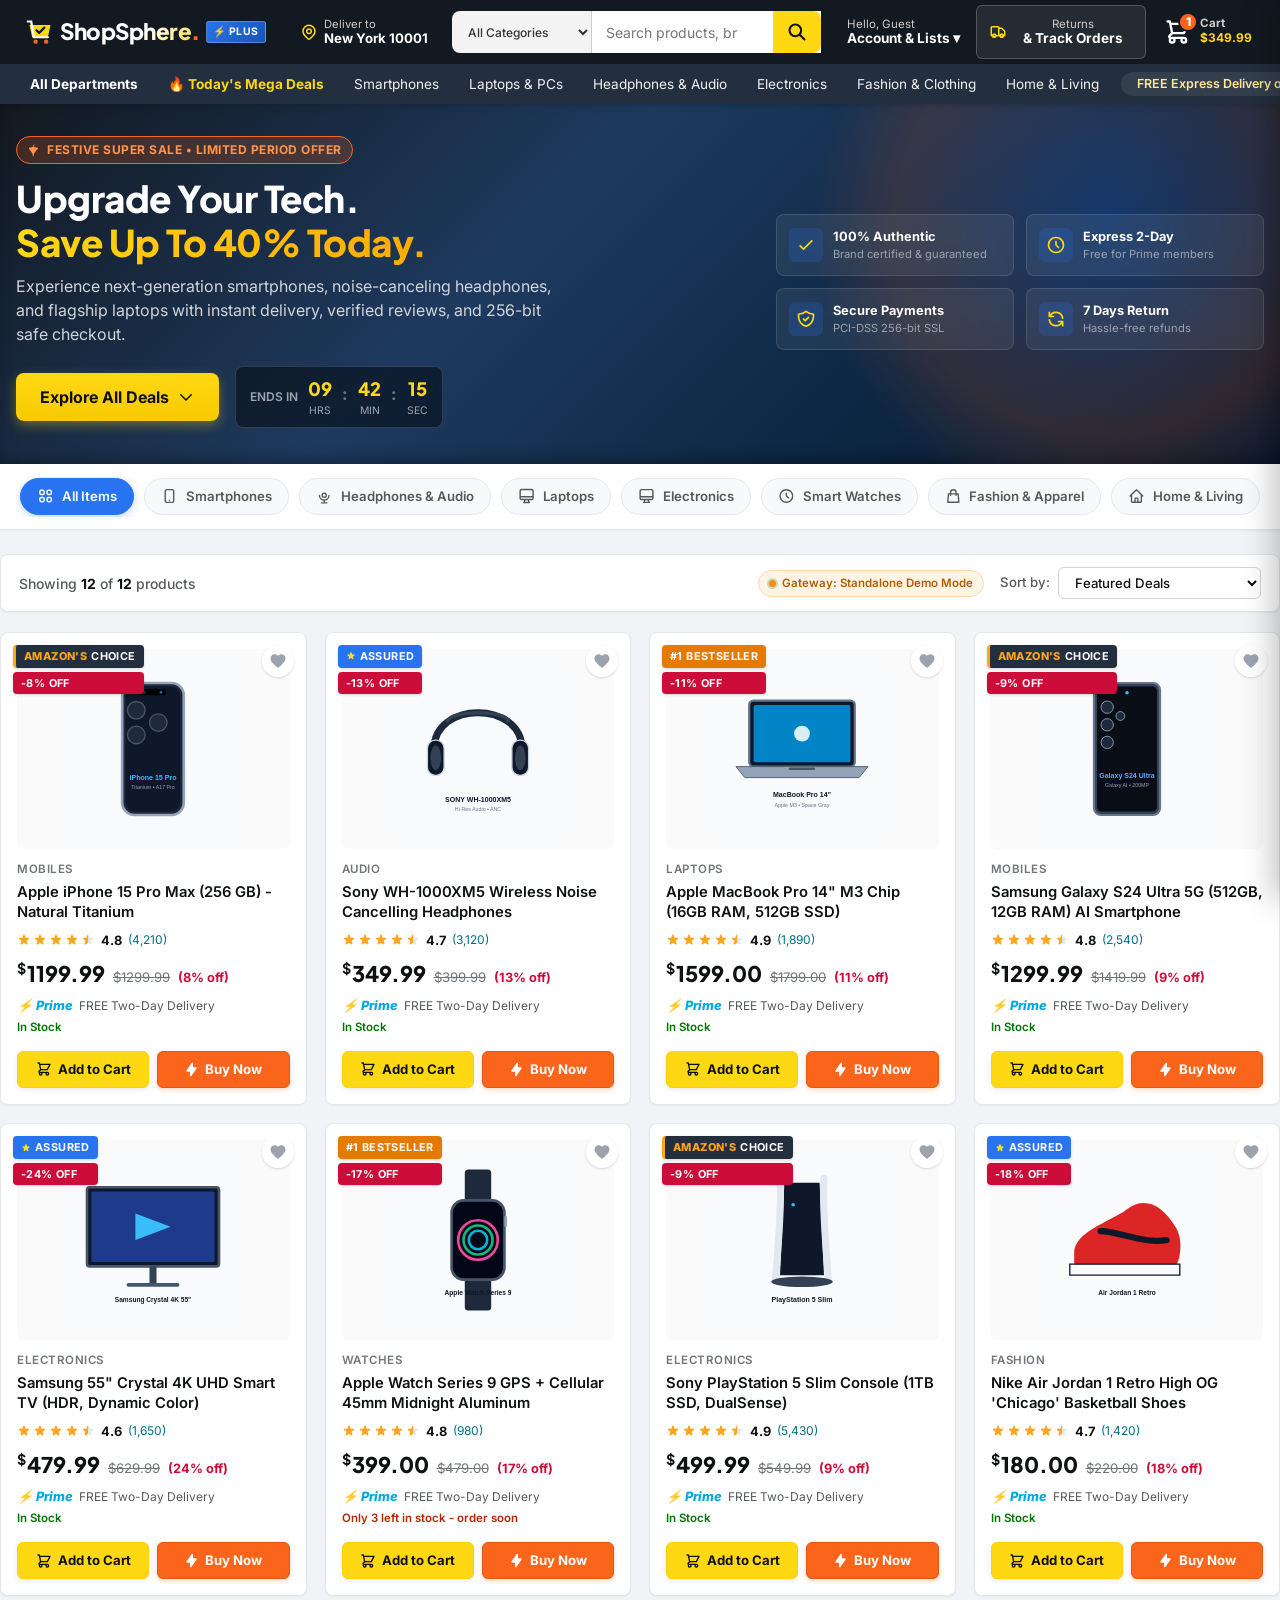
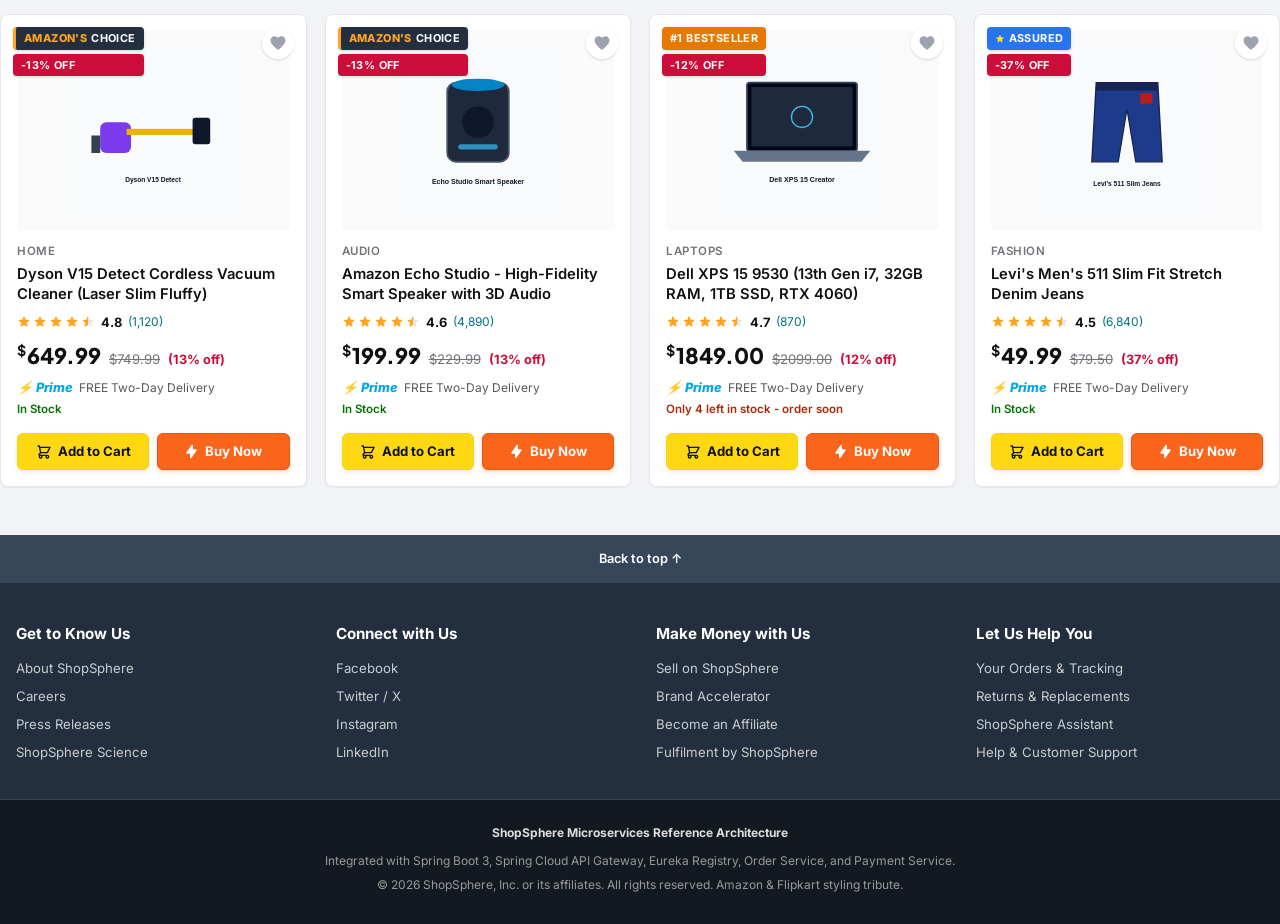
<file: frontend/index.html>
<!DOCTYPE html>
<html lang="en">
<head>
  <meta charset="UTF-8" />
  <meta name="viewport" content="width=device-width, initial-scale=1.0" />
  <meta name="description" content="ShopSphere - The premier enterprise e-commerce platform featuring top deals on electronics, mobile phones, audio, laptops, and fashion with instant delivery and secure checkout." />
  <meta name="keywords" content="ecommerce, online shopping, electronics, smartphones, laptops, amazon, flipkart, deals, express delivery" />
  <title>ShopSphere • Mega Online Store & Deals</title>

  <!-- Google Fonts: Inter & Plus Jakarta Sans -->
  <link rel="preconnect" href="https://fonts.googleapis.com" />
  <link rel="preconnect" href="https://fonts.gstatic.com" crossorigin />
  <link href="https://fonts.googleapis.com/css2?family=Inter:wght@400;500;600;700;800&family=Plus+Jakarta+Sans:wght@600;700;800&display=swap" rel="stylesheet" />

  <!-- Modular Stylesheets -->
  <link rel="stylesheet" href="css/variables.css" />
  <link rel="stylesheet" href="css/styles.css" />
  <link rel="stylesheet" href="css/components.css" />
  <link rel="stylesheet" href="css/cart.css" />
  <link rel="stylesheet" href="css/checkout.css" />
  <link rel="stylesheet" href="css/tracker.css" />
  <link rel="stylesheet" href="css/responsive.css" />
</head>
<body>

  <!-- =========================================
       1. Sticky Top Navigation Bar (Amazon & Flipkart Styled)
       ========================================= -->
  <header class="site-header">
    <div class="nav-main">
      <!-- Brand Logo -->
      <div class="nav-brand" onclick="window.scrollTo({top: 0, behavior: 'smooth'})" title="ShopSphere Home">
        <div class="brand-logo-wrap">
          <svg width="28" height="28" viewBox="0 0 32 32" fill="none">
            <path d="M4 8h24l-3 14H7L4 8z" fill="#ffd814" />
            <path d="M2 4h4l3 18h16" stroke="#ffffff" stroke-width="2.5" stroke-linecap="round" />
            <circle cx="11" cy="27" r="2.5" fill="#fb641b" />
            <circle cx="23" cy="27" r="2.5" fill="#fb641b" />
            <path d="M12 14l3 3 6-6" stroke="#131921" stroke-width="2.5" stroke-linecap="round" stroke-linejoin="round" />
          </svg>
          <div class="brand-name">
            ShopSphere<span class="brand-dot">.</span>
          </div>
          <span class="brand-badge">⚡ Plus</span>
        </div>
      </div>

      <!-- Deliver To Location -->
      <div class="nav-location" title="Select delivery destination">
        <svg class="nav-location-icon" fill="none" stroke="currentColor" viewBox="0 0 24 24">
          <path stroke-linecap="round" stroke-linejoin="round" stroke-width="2" d="M17.657 16.657L13.414 20.9a1.998 1.998 0 01-2.827 0l-4.244-4.243a8 8 0 1111.314 0z"/>
          <path stroke-linecap="round" stroke-linejoin="round" stroke-width="2" d="M15 11a3 3 0 11-6 0 3 3 0 016 0z"/>
        </svg>
        <div class="nav-location-text">
          <span class="nav-location-sub">Deliver to</span>
          <span class="nav-location-main" id="nav-location-display">New York 10001</span>
        </div>
      </div>

      <!-- Search Bar -->
      <div class="nav-search">
        <select class="search-category-select" id="nav-search-category" aria-label="Select product category">
          <option value="All">All Categories</option>
          <option value="Mobiles">Smartphones</option>
          <option value="Audio">Audio & Headphones</option>
          <option value="Laptops">Laptops & PCs</option>
          <option value="Electronics">Electronics</option>
          <option value="Watches">Smart Watches</option>
          <option value="Fashion">Fashion & Apparel</option>
          <option value="Home">Home & Kitchen</option>
        </select>
        
        <form id="nav-search-form" class="search-input-wrap">
          <input
            type="text"
            id="nav-search-input"
            class="search-input"
            placeholder="Search products, brands, tech and mega deals..."
            autocomplete="off"
            aria-label="Search ShopSphere"
          />
          <button type="button" id="search-clear-btn" class="search-clear-btn" title="Clear search" aria-label="Clear search">&times;</button>
          <button type="submit" class="search-submit-btn" aria-label="Submit search">
            <svg fill="none" stroke="currentColor" viewBox="0 0 24 24">
              <path stroke-linecap="round" stroke-linejoin="round" stroke-width="2.5" d="M21 21l-6-6m2-5a7 7 0 11-14 0 7 7 0 0114 0z" />
            </svg>
          </button>
        </form>
      </div>

      <!-- Nav Actions (Right Side) -->
      <div class="nav-actions">
        <!-- Account / Sign In -->
        <div class="nav-item" title="Account & Lists">
          <span class="nav-item-sub">Hello, Guest</span>
          <span class="nav-item-main">Account & Lists ▾</span>
        </div>

        <!-- Order Tracking Button -->
        <button id="nav-track-btn" class="nav-track-btn" title="Track your package">
          <svg class="nav-track-icon" fill="none" stroke="currentColor" viewBox="0 0 24 24">
            <path stroke-linecap="round" stroke-linejoin="round" stroke-width="2" d="M9 17a2 2 0 11-4 0 2 2 0 014 0zM19 17a2 2 0 11-4 0 2 2 0 014 0z" />
            <path stroke-linecap="round" stroke-linejoin="round" stroke-width="2" d="M13 16V6a1 1 0 00-1-1H4a1 1 0 00-1 1v10a1 1 0 001 1h1m8-1a1 1 0 01-1 1H9m4-1V8a1 1 0 011-1h2.586a1 1 0 01.707.293l3.414 3.414a1 1 0 01.293.707V16a1 1 0 01-1 1h-1m-6-1a1 1 0 001 1h1M5 17a2 2 0 104 0m-4 0a2 2 0 114 0m6 0a2 2 0 104 0m-4 0a2 2 0 114 0" />
          </svg>
          <div class="nav-item">
            <span class="nav-item-sub">Returns</span>
            <span class="nav-item-main">& Track Orders</span>
          </div>
        </button>

        <!-- Cart Button -->
        <div id="nav-cart-btn" class="nav-cart-btn" title="Shopping Cart">
          <div class="nav-cart-icon-wrap">
            <svg class="nav-cart-icon" fill="none" stroke="currentColor" viewBox="0 0 24 24">
              <path stroke-linecap="round" stroke-linejoin="round" stroke-width="2" d="M3 3h2l.4 2M7 13h10l4-8H5.4M7 13L5.4 5M7 13l-2.293 2.293c-.63.63-.184 1.707.707 1.707H17m0 0a2 2 0 100 4 2 2 0 000-4zm-8 2a2 2 0 11-4 0 2 2 0 014 0z" />
            </svg>
            <span id="nav-cart-count" class="nav-cart-count">0</span>
          </div>
          <div class="nav-cart-label">
            <span class="nav-item-sub">Cart</span>
            <span id="nav-cart-total" class="nav-cart-total">$0.00</span>
          </div>
        </div>
      </div>
    </div>

    <!-- Secondary Navigation (Sub-Nav) -->
    <nav class="nav-sub">
      <button class="subnav-all-btn" onclick="resetAllFilters()">
        <svg width="18" height="18" fill="none" stroke="currentColor" viewBox="0 0 24 24"><path stroke-linecap="round" stroke-linejoin="round" stroke-width="2" d="M4 6h16M4 12h16M4 18h16"/></svg>
        All Departments
      </button>
      <a href="#deals" class="subnav-link deal-badge-link" onclick="setCategoryFilter('All')">🔥 Today's Mega Deals</a>
      <a href="javascript:void(0)" class="subnav-link" onclick="setCategoryFilter('Mobiles')">Smartphones</a>
      <a href="javascript:void(0)" class="subnav-link" onclick="setCategoryFilter('Laptops')">Laptops & PCs</a>
      <a href="javascript:void(0)" class="subnav-link" onclick="setCategoryFilter('Audio')">Headphones & Audio</a>
      <a href="javascript:void(0)" class="subnav-link" onclick="setCategoryFilter('Electronics')">Electronics</a>
      <a href="javascript:void(0)" class="subnav-link" onclick="setCategoryFilter('Fashion')">Fashion & Clothing</a>
      <a href="javascript:void(0)" class="subnav-link" onclick="setCategoryFilter('Home')">Home & Living</a>

      <div class="subnav-right-badge">
        <svg fill="currentColor" viewBox="0 0 20 20"><path fill-rule="evenodd" d="M11.3 1.046A1 1 0 0112 2v5h4a1 1 0 01.82 1.573l-7 10A1 1 0 018 18v-5H4a1 1 0 01-.82-1.573l7-10a1 1 0 011.12-.38z" clip-rule="evenodd"/></svg>
        FREE Express Delivery on orders over $50
      </div>
    </nav>
  </header>

  <!-- =========================================
       2. Hero Promotional Showcase Banner
       ========================================= -->
  <section class="hero-banner" id="deals">
    <div class="container hero-content">
      <div class="hero-text-col">
        <div class="hero-tag">
          <svg fill="currentColor" viewBox="0 0 20 20"><path fill-rule="evenodd" d="M12.395 2.553a1 1 0 00-1.45-.385c-.345.23-.614.558-.822.88-.527.82-1.173 1.745-1.996 2.383-1.07.83-2.112 1.05-3.03 1.05-.28 0-.54-.02-.78-.06-.52-.09-1.04.14-1.34.58-.29.43-.28 1 .03 1.42 1.13 1.54 2.87 3.32 4.09 5.51.81 1.46 1.19 3.06 1.19 4.71 0 .28.22.5.5.5h.06c.27 0 .5-.21.5-.48.06-1.92.74-3.79 1.94-5.41 1.25-1.68 2.92-3.12 4.19-4.87.32-.44.33-1.02.04-1.47-.3-.45-.83-.69-1.36-.6-1.04.18-1.96.12-2.8-.2-.84-.32-1.53-.94-2.11-1.78-.36-.52-.64-1.07-.9-1.62z"/></svg>
          Festive Super Sale • Limited Period Offer
        </div>
        <h1 class="hero-title">
          Upgrade Your Tech.<br />
          <span>Save Up To 40% Today.</span>
        </h1>
        <p class="hero-subtitle">
          Experience next-generation smartphones, noise-canceling headphones, and flagship laptops with instant delivery, verified reviews, and 256-bit safe checkout.
        </p>
        <div class="hero-actions">
          <a href="#catalog" class="hero-btn-primary">
            <span>Explore All Deals</span>
            <svg width="18" height="18" fill="none" stroke="currentColor" viewBox="0 0 24 24"><path stroke-linecap="round" stroke-linejoin="round" stroke-width="2" d="M19 9l-7 7-7-7"/></svg>
          </a>

          <!-- Realtime Countdown Timer -->
          <div class="hero-countdown" title="Deals reset when timer reaches zero">
            <span style="font-size:0.75rem; color:#9ca3af; font-weight:600;">ENDS IN</span>
            <div class="timer-item">
              <span class="timer-val" id="timer-hours">09</span>
              <span class="timer-lbl">HRS</span>
            </div>
            <span class="timer-sep">:</span>
            <div class="timer-item">
              <span class="timer-val" id="timer-mins">42</span>
              <span class="timer-lbl">MIN</span>
            </div>
            <span class="timer-sep">:</span>
            <div class="timer-item">
              <span class="timer-val" id="timer-secs">18</span>
              <span class="timer-lbl">SEC</span>
            </div>
          </div>
        </div>
      </div>

      <!-- Feature Perks Grid -->
      <div class="hero-perks">
        <div class="perk-card">
          <div class="perk-icon">
            <svg width="20" height="20" fill="none" stroke="currentColor" viewBox="0 0 24 24"><path stroke-linecap="round" stroke-linejoin="round" stroke-width="2" d="M5 13l4 4L19 7"/></svg>
          </div>
          <div class="perk-text">
            <h4>100% Authentic</h4>
            <p>Brand certified & guaranteed</p>
          </div>
        </div>
        <div class="perk-card">
          <div class="perk-icon">
            <svg width="20" height="20" fill="none" stroke="currentColor" viewBox="0 0 24 24"><path stroke-linecap="round" stroke-linejoin="round" stroke-width="2" d="M12 8v4l3 3m6-3a9 9 0 11-18 0 9 9 0 0118 0z"/></svg>
          </div>
          <div class="perk-text">
            <h4>Express 2-Day</h4>
            <p>Free for Prime members</p>
          </div>
        </div>
        <div class="perk-card">
          <div class="perk-icon">
            <svg width="20" height="20" fill="none" stroke="currentColor" viewBox="0 0 24 24"><path stroke-linecap="round" stroke-linejoin="round" stroke-width="2" d="M9 12l2 2 4-4m5.618-4.016A11.955 11.955 0 0112 2.944a11.955 11.955 0 01-8.618 3.04A12.02 12.02 0 003 9c0 5.591 3.824 10.29 9 11.622 5.176-1.332 9-6.03 9-11.622 0-1.042-.133-2.052-.382-3.016z"/></svg>
          </div>
          <div class="perk-text">
            <h4>Secure Payments</h4>
            <p>PCI-DSS 256-bit SSL</p>
          </div>
        </div>
        <div class="perk-card">
          <div class="perk-icon">
            <svg width="20" height="20" fill="none" stroke="currentColor" viewBox="0 0 24 24"><path stroke-linecap="round" stroke-linejoin="round" stroke-width="2" d="M4 4v5h.582m15.356 2A8.001 8.001 0 004.582 9m0 0H9m11 11v-5h-.581m0 0a8.003 8.003 0 01-15.357-2m15.357 2H15"/></svg>
          </div>
          <div class="perk-text">
            <h4>7 Days Return</h4>
            <p>Hassle-free refunds</p>
          </div>
        </div>
      </div>
    </div>
  </section>

  <!-- =========================================
       3. Category Quick Filter Strip
       ========================================= -->
  <section class="category-strip">
    <div class="container">
      <div class="category-pills">
        <button class="category-pill active" data-category="All">
          <svg class="category-pill-icon" fill="none" stroke="currentColor" viewBox="0 0 24 24"><path stroke-linecap="round" stroke-linejoin="round" stroke-width="2" d="M4 6a2 2 0 012-2h2a2 2 0 012 2v2a2 2 0 01-2 2H6a2 2 0 01-2-2V6zM14 6a2 2 0 012-2h2a2 2 0 012 2v2a2 2 0 01-2 2h-2a2 2 0 01-2-2V6zM4 16a2 2 0 012-2h2a2 2 0 012 2v2a2 2 0 01-2 2H6a2 2 0 01-2-2v-2zM14 16a2 2 0 012-2h2a2 2 0 012 2v2a2 2 0 01-2 2h-2a2 2 0 01-2-2v-2z"/></svg>
          All Items
        </button>
        <button class="category-pill" data-category="Mobiles">
          <svg class="category-pill-icon" fill="none" stroke="currentColor" viewBox="0 0 24 24"><path stroke-linecap="round" stroke-linejoin="round" stroke-width="2" d="M12 18h.01M8 21h8a2 2 0 002-2V5a2 2 0 00-2-2H8a2 2 0 00-2 2v14a2 2 0 002 2z"/></svg>
          Smartphones
        </button>
        <button class="category-pill" data-category="Audio">
          <svg class="category-pill-icon" fill="none" stroke="currentColor" viewBox="0 0 24 24"><path stroke-linecap="round" stroke-linejoin="round" stroke-width="2" d="M19 11a7 7 0 01-7 7m0 0a7 7 0 01-7-7m7 7v4m0 0H8m4 0h4m-4-8a3 3 0 100-6 3 3 0 000 6z"/></svg>
          Headphones & Audio
        </button>
        <button class="category-pill" data-category="Laptops">
          <svg class="category-pill-icon" fill="none" stroke="currentColor" viewBox="0 0 24 24"><path stroke-linecap="round" stroke-linejoin="round" stroke-width="2" d="M9.75 17L9 20l-1 1h8l-1-1-.75-3M3 13h18M5 17h14a2 2 0 002-2V5a2 2 0 00-2-2H5a2 2 0 00-2 2v10a2 2 0 002 2z"/></svg>
          Laptops
        </button>
        <button class="category-pill" data-category="Electronics">
          <svg class="category-pill-icon" fill="none" stroke="currentColor" viewBox="0 0 24 24"><path stroke-linecap="round" stroke-linejoin="round" stroke-width="2" d="M9.75 17L9 20l-1 1h8l-1-1-.75-3M3 13h18M5 17h14a2 2 0 002-2V5a2 2 0 00-2-2H5a2 2 0 00-2 2v10a2 2 0 002 2z"/></svg>
          Electronics
        </button>
        <button class="category-pill" data-category="Watches">
          <svg class="category-pill-icon" fill="none" stroke="currentColor" viewBox="0 0 24 24"><path stroke-linecap="round" stroke-linejoin="round" stroke-width="2" d="M12 8v4l3 3m6-3a9 9 0 11-18 0 9 9 0 0118 0z"/></svg>
          Smart Watches
        </button>
        <button class="category-pill" data-category="Fashion">
          <svg class="category-pill-icon" fill="none" stroke="currentColor" viewBox="0 0 24 24"><path stroke-linecap="round" stroke-linejoin="round" stroke-width="2" d="M16 11V7a4 4 0 00-8 0v4M5 9h14l1 12H4L5 9z"/></svg>
          Fashion & Apparel
        </button>
        <button class="category-pill" data-category="Home">
          <svg class="category-pill-icon" fill="none" stroke="currentColor" viewBox="0 0 24 24"><path stroke-linecap="round" stroke-linejoin="round" stroke-width="2" d="M3 12l2-2m0 0l7-7 7 7M5 10v10a1 1 0 001 1h3m10-11l2 2m-2-2v10a1 1 0 01-1 1h-3m-6 0a1 1 0 001-1v-4a1 1 0 011-1h2a1 1 0 011 1v4a1 1 0 001 1m-6 0h6"/></svg>
          Home & Living
        </button>
      </div>
    </div>
  </section>

  <!-- =========================================
       4. Products Section & Filter Toolbar
       ========================================= -->
  <main class="products-section container" id="catalog">
    <div class="toolbar">
      <div class="toolbar-left">
        <span class="results-count" id="results-count">Showing 12 of 12 Products</span>
        <div id="active-filters-chips" class="active-filters"></div>
      </div>

      <div class="toolbar-right">
        <!-- API Gateway Status Indicator -->
        <div id="api-status-pill" class="api-status-pill offline" title="Checking Spring Boot Gateway connection...">
          <span class="api-status-dot"></span> Gateway: Checking...
        </div>

        <!-- Sort Select -->
        <div class="sort-group">
          <label for="sort-select" class="sort-label">Sort by:</label>
          <select id="sort-select" class="sort-select">
            <option value="featured">Featured Deals</option>
            <option value="price-low">Price: Low to High</option>
            <option value="price-high">Price: High to Low</option>
            <option value="rating">Highest Customer Rating</option>
            <option value="newest">Newest Arrivals</option>
          </select>
        </div>
      </div>
    </div>

    <!-- Product Cards Grid -->
    <div class="product-grid" id="product-grid">
      <!-- Dynamically populated by js/app.js -->
    </div>
  </main>

  <!-- =========================================
       5. Slide-Out Shopping Cart Drawer
       ========================================= -->
  <div class="cart-backdrop" id="cart-backdrop"></div>
  <aside class="cart-drawer" id="cart-drawer" aria-label="Shopping Cart Drawer">
    <!-- Cart Header -->
    <div class="cart-header">
      <div class="cart-header-title">
        <svg width="22" height="22" fill="none" stroke="currentColor" viewBox="0 0 24 24"><path stroke-linecap="round" stroke-linejoin="round" stroke-width="2" d="M3 3h2l.4 2M7 13h10l4-8H5.4M7 13L5.4 5M7 13l-2.293 2.293c-.63.63-.184 1.707.707 1.707H17m0 0a2 2 0 100 4 2 2 0 000-4zm-8 2a2 2 0 11-4 0 2 2 0 014 0z"/></svg>
        <span>Shopping Cart</span>
        <span class="cart-header-count" id="drawer-cart-count">0 items</span>
      </div>
      <button class="cart-close-btn" id="cart-close-btn" aria-label="Close cart">&times;</button>
    </div>

    <!-- Free Delivery Progress Bar -->
    <div class="cart-shipping-bar">
      <div class="shipping-bar-text" id="shipping-bar-text">
        <svg fill="none" stroke="currentColor" viewBox="0 0 24 24"><path stroke-linecap="round" stroke-linejoin="round" stroke-width="2" d="M5 13l4 4L19 7"/></svg>
        <span>Add $50.00 more for FREE Delivery</span>
      </div>
      <div class="shipping-bar-progress">
        <div class="shipping-bar-fill" id="shipping-bar-fill"></div>
      </div>
    </div>

    <!-- Cart Items Scrollable List -->
    <div class="cart-items" id="cart-items-container">
      <!-- Rendered dynamically by js/cart.js -->
    </div>

    <!-- Empty Cart State -->
    <div class="cart-empty" id="cart-empty-container" style="display: none;">
      <svg class="cart-empty-icon" fill="none" stroke="currentColor" viewBox="0 0 24 24"><path stroke-linecap="round" stroke-linejoin="round" stroke-width="1.5" d="M3 3h2l.4 2M7 13h10l4-8H5.4M7 13L5.4 5M7 13l-2.293 2.293c-.63.63-.184 1.707.707 1.707H17m0 0a2 2 0 100 4 2 2 0 000-4zm-8 2a2 2 0 11-4 0 2 2 0 014 0z"/></svg>
      <h3 class="cart-empty-title">Your Cart is Empty</h3>
      <p class="cart-empty-desc">Check out our top rated electronics and deal of the day offers to fill your cart!</p>
      <button class="cart-empty-btn" onclick="window.ShoppingCart.closeDrawer(); window.scrollTo({top: 400, behavior: 'smooth'});">
        Shop Today's Deals
      </button>
    </div>

    <!-- Cart Footer & Summary -->
    <div class="cart-footer" id="cart-footer-container">
      <div class="cart-summary-row">
        <span>Items Subtotal:</span>
        <span id="cart-summary-subtotal">$0.00</span>
      </div>
      <div class="cart-summary-row" id="cart-savings-row" style="display: none;">
        <span>Total Savings:</span>
        <span id="cart-summary-savings">-$0.00</span>
      </div>
      <div class="cart-summary-row">
        <span>Estimated Delivery:</span>
        <span id="cart-summary-shipping">FREE</span>
      </div>
      <div class="cart-summary-row">
        <span>Estimated Taxes (8%):</span>
        <span id="cart-summary-tax">$0.00</span>
      </div>
      <div class="cart-summary-row grand-total">
        <span>Subtotal:</span>
        <span id="cart-summary-total">$0.00</span>
      </div>

      <button class="cart-checkout-btn" id="cart-checkout-btn">
        <svg fill="currentColor" viewBox="0 0 20 20"><path fill-rule="evenodd" d="M5 9V7a5 5 0 0110 0v2a2 2 0 012 2v5a2 2 0 01-2 2H5a2 2 0 01-2-2v-5a2 2 0 012-2zm8-2v2H7V7a3 3 0 016 0z" clip-rule="evenodd"/></svg>
        Proceed to Checkout
      </button>

      <a href="javascript:void(0)" class="cart-clear-link" onclick="window.ShoppingCart.clearCart()">Clear all items</a>
    </div>
  </aside>

  <!-- =========================================
       6. Clean Checkout & Payment Modal
       ========================================= -->
  <div class="modal-backdrop" id="checkout-backdrop">
    <div class="modal-dialog">
      <!-- Modal Header -->
      <div class="modal-header">
        <div class="modal-title-wrap">
          <span class="modal-title">Secure Checkout</span>
          <span class="security-badge">
            <svg fill="currentColor" viewBox="0 0 20 20"><path fill-rule="evenodd" d="M5 9V7a5 5 0 0110 0v2a2 2 0 012 2v5a2 2 0 01-2 2H5a2 2 0 01-2-2v-5a2 2 0 012-2zm8-2v2H7V7a3 3 0 016 0z" clip-rule="evenodd"/></svg>
            256-Bit SSL Encrypted
          </span>
        </div>
        <button class="modal-close-btn" id="checkout-close-btn" aria-label="Close checkout">&times;</button>
      </div>

      <!-- Modal Body (2 Columns) -->
      <div class="modal-body">
        <!-- Left: Form Inputs -->
        <div class="checkout-form-col" id="checkout-form-col">
          <!-- Step 1: Shipping Address -->
          <div class="checkout-section-header">
            <span class="section-step-num">1</span>
            <span class="section-step-title">Delivery & Shipping Address</span>
          </div>

          <div class="form-grid">
            <div class="form-group form-group-full">
              <label class="form-label" for="ship-name">Full Name <span class="required">*</span></label>
              <input type="text" id="ship-name" class="form-control" placeholder="Johnathan Doe" value="Johnathan Doe" />
            </div>

            <div class="form-group">
              <label class="form-label" for="ship-phone">Phone Number <span class="required">*</span></label>
              <input type="tel" id="ship-phone" class="form-control" placeholder="+1 (555) 019-2834" value="+1 (555) 019-2834" />
            </div>

            <div class="form-group">
              <label class="form-label" for="ship-email">Email Address <span class="required">*</span></label>
              <input type="email" id="ship-email" class="form-control" placeholder="john.doe@example.com" value="john.doe@example.com" />
            </div>

            <div class="form-group form-group-full">
              <label class="form-label" for="ship-address">Street Address <span class="required">*</span></label>
              <input type="text" id="ship-address" class="form-control" placeholder="123 Shopping Blvd, Suite 400" value="123 Shopping Blvd, Suite 400" />
            </div>

            <div class="form-group">
              <label class="form-label" for="ship-city">City / State <span class="required">*</span></label>
              <input type="text" id="ship-city" class="form-control" placeholder="New York, NY" value="New York, NY" />
            </div>

            <div class="form-group">
              <label class="form-label" for="ship-zip">ZIP / Postal Code <span class="required">*</span></label>
              <input type="text" id="ship-zip" class="form-control" placeholder="10001" value="10001" />
            </div>
          </div>

          <!-- Step 2: Payment Details -->
          <div class="checkout-section-header">
            <span class="section-step-num">2</span>
            <span class="section-step-title">Select Payment Method</span>
          </div>

          <!-- Payment Tabs -->
          <div class="payment-tabs">
            <div class="payment-tab active" data-method="CREDIT_CARD">
              <svg fill="currentColor" viewBox="0 0 20 20"><path d="M4 4a2 2 0 00-2 2v1h16V6a2 2 0 00-2-2H4z"/><path fill-rule="evenodd" d="M18 9H2v5a2 2 0 002 2h12a2 2 0 002-2V9zM4 13a1 1 0 011-1h1a1 1 0 110 2H5a1 1 0 01-1-1zm5-1a1 1 0 100 2h1a1 1 0 100-2H9z" clip-rule="evenodd"/></svg>
              <span>Credit Card</span>
            </div>
            <div class="payment-tab" data-method="UPI">
              <svg fill="currentColor" viewBox="0 0 20 20"><path fill-rule="evenodd" d="M11.3 1.046A1 1 0 0112 2v5h4a1 1 0 01.82 1.573l-7 10A1 1 0 018 18v-5H4a1 1 0 01-.82-1.573l7-10a1 1 0 011.12-.38z" clip-rule="evenodd"/></svg>
              <span>UPI / Instant</span>
            </div>
            <div class="payment-tab" data-method="NET_BANKING">
              <svg fill="currentColor" viewBox="0 0 20 20"><path d="M10.707 2.293a1 1 0 00-1.414 0l-7 7a1 1 0 001.414 1.414L4 10.414V17a1 1 0 001 1h2a1 1 0 001-1v-2a1 1 0 011-1h2a1 1 0 011 1v2a1 1 0 001 1h2a1 1 0 001-1v-6.586l.293.293a1 1 0 001.414-1.414l-7-7z"/></svg>
              <span>Net Banking</span>
            </div>
            <div class="payment-tab" data-method="CASH_ON_DELIVERY">
              <svg fill="currentColor" viewBox="0 0 20 20"><path fill-rule="evenodd" d="M4 4a2 2 0 00-2 2v4a2 2 0 002 2V6h10a2 2 0 00-2-2H4zm2 6a2 2 0 012-2h8a2 2 0 012 2v4a2 2 0 01-2 2H8a2 2 0 01-2-2v-4zm6 4a2 2 0 100-4 2 2 0 000 4z" clip-rule="evenodd"/></svg>
              <span>Cash on Delivery</span>
            </div>
          </div>

          <!-- Credit Card Input Panel -->
          <div id="card-payment-panel">
            <!-- 3D Virtual Card Preview -->
            <div class="virtual-card-preview">
              <div class="card-preview-top">
                <div class="card-chip"></div>
                <div class="card-brand-logo" id="preview-card-brand">VISA</div>
              </div>
              <div class="card-preview-number" id="preview-card-number">
                4532 •••• •••• 8920
              </div>
              <div class="card-preview-bottom">
                <div>
                  <div class="card-preview-holder-label">Card Holder</div>
                  <div class="card-preview-holder-val" id="preview-card-holder">JOHNATHAN DOE</div>
                </div>
                <div>
                  <div class="card-preview-expiry-label">Expires</div>
                  <div class="card-preview-expiry-val" id="preview-card-expiry">12/28</div>
                </div>
              </div>
            </div>

            <!-- Card Inputs -->
            <div class="card-inputs-panel">
              <div class="form-group">
                <label class="form-label" for="card-holder-input">Cardholder Name <span class="required">*</span></label>
                <input type="text" id="card-holder-input" class="form-control" placeholder="JOHNATHAN DOE" value="Johnathan Doe" />
              </div>

              <div class="form-group">
                <label class="form-label" for="card-number-input">Card Number <span class="required">*</span></label>
                <div class="card-num-input-wrap">
                  <input type="text" id="card-number-input" class="form-control" placeholder="4532 8920 1234 5678" maxlength="19" value="4532 8920 1234 5678" />
                  <span class="card-brand-icon" id="card-brand-icon">VISA</span>
                </div>
              </div>

              <div class="card-sub-grid">
                <div class="form-group">
                  <label class="form-label" for="card-expiry-input">Expiration Date <span class="required">*</span></label>
                  <input type="text" id="card-expiry-input" class="form-control" placeholder="MM/YY" maxlength="5" value="12/28" />
                </div>
                <div class="form-group">
                  <label class="form-label" for="card-cvv-input">CVV / CVC <span class="required">*</span></label>
                  <input type="password" id="card-cvv-input" class="form-control" placeholder="•••" maxlength="4" value="842" />
                </div>
              </div>
            </div>
          </div>

          <!-- Alternate UPI Panel -->
          <div id="upi-payment-panel" class="payment-alt-panel">
            <h4 style="font-size:0.9rem; font-weight:700; margin-bottom:8px;">Instant UPI Transfer</h4>
            <p style="font-size:0.8rem; color:#64748b; margin-bottom:12px;">Enter your VPA / UPI ID (e.g. yourname@oksbi or 9876543210@paytm)</p>
            <input type="text" id="upi-id-input" class="form-control" placeholder="username@okaxis" />
          </div>

          <!-- Alternate Net Banking Panel -->
          <div id="nb-payment-panel" class="payment-alt-panel">
            <h4 style="font-size:0.9rem; font-weight:700; margin-bottom:8px;">Popular Banking Gateways</h4>
            <select class="form-control">
              <option>HDFC Bank</option>
              <option>State Bank of India</option>
              <option>ICICI Bank</option>
              <option>Chase Bank</option>
              <option>Bank of America</option>
              <option>Citibank</option>
            </select>
          </div>

          <!-- Alternate COD Panel -->
          <div id="cod-payment-panel" class="payment-alt-panel">
            <h4 style="font-size:0.9rem; font-weight:700; margin-bottom:8px;">Cash on Delivery</h4>
            <p style="font-size:0.8rem; color:#64748b;">Pay via cash or QR code scan upon receiving the package at your doorstep.</p>
          </div>
        </div>

        <!-- Right: Order Review Column -->
        <div class="checkout-summary-col" id="checkout-summary-col">
          <h3 style="font-size:1.05rem; font-weight:800; margin-bottom:14px;">Order Summary</h3>

          <!-- Mini Items List -->
          <div class="summary-items-list" id="checkout-items-list">
            <!-- Dynamically populated -->
          </div>

          <!-- Coupon Code Input -->
          <div class="coupon-box">
            <input type="text" id="coupon-input" class="coupon-input" placeholder="Promo code (SAVE20)" />
            <button type="button" id="apply-coupon-btn" class="coupon-btn">Apply</button>
          </div>

          <!-- Breakdown -->
          <div class="price-breakdown">
            <div class="breakdown-row">
              <span>Items Total:</span>
              <span id="checkout-subtotal">$0.00</span>
            </div>
            <div class="breakdown-row discount-row" id="checkout-discount-row" style="display: none;">
              <span>Promo Discount:</span>
              <span id="checkout-discount">-$0.00</span>
            </div>
            <div class="breakdown-row">
              <span>Delivery Charges:</span>
              <span id="checkout-shipping">FREE</span>
            </div>
            <div class="breakdown-row">
              <span>Estimated Tax (8%):</span>
              <span id="checkout-tax">$0.00</span>
            </div>
            <div class="breakdown-row total-row">
              <span>Order Total:</span>
              <span id="checkout-total">$0.00</span>
            </div>
          </div>

          <!-- CTA Button -->
          <button type="button" id="checkout-submit-btn" class="btn-submit-order">
            <span class="spinner"></span>
            <span class="btn-text" id="checkout-btn-text">Place Order & Pay</span>
          </button>

          <p style="text-align:center; font-size:0.72rem; color:#6b7280; margin-top:12px;">
            By placing your order, you agree to ShopSphere's terms of service and privacy policy.
          </p>
        </div>

        <!-- Order Success View (Hidden by default, shown after checkout) -->
        <div class="order-success-view" id="checkout-success-view" style="display: none; grid-column: 1 / -1;">
          <div class="success-check-icon">
            <svg fill="none" stroke="currentColor" viewBox="0 0 24 24"><path stroke-linecap="round" stroke-linejoin="round" stroke-width="2.5" d="M5 13l4 4L19 7"/></svg>
          </div>
          <h2 style="font-size:1.6rem; font-weight:800; margin-bottom:6px;">Order Placed Successfully!</h2>
          <p style="color:#64748b; font-size:0.9rem; max-width:440px;">
            A confirmation receipt has been dispatched to your email address. Your order is being processed by our warehouse fulfillment team.
          </p>

          <div class="order-success-id" id="success-order-id">ORD-849201</div>

          <div style="background:#f8fafc; border:1px solid #e2e8f0; border-radius:8px; padding:16px; width:100%; max-width:460px; text-align:left; font-size:0.85rem; margin-bottom:24px;">
            <div style="display:flex; justify-content:space-between; margin-bottom:8px;">
              <span style="color:#64748b;">Shipping Address:</span>
              <span style="font-weight:600;" id="success-address">123 Shopping Blvd, Suite 400</span>
            </div>
            <div style="display:flex; justify-content:space-between; margin-bottom:8px;">
              <span style="color:#64748b;">Total Amount Paid:</span>
              <span style="font-weight:700; color:#10b981;" id="success-total">$349.99</span>
            </div>
            <div style="display:flex; justify-content:space-between;">
              <span style="color:#64748b;">Estimated Delivery:</span>
              <span style="font-weight:700; color:#0284c7;">In 2 Business Days</span>
            </div>
          </div>

          <div style="display:flex; gap:12px;">
            <button class="btn btn-buy" id="success-track-btn" style="padding:12px 24px; font-size:0.9rem;">
              <svg width="18" height="18" fill="none" stroke="currentColor" viewBox="0 0 24 24"><path stroke-linecap="round" stroke-linejoin="round" stroke-width="2" d="M9 17a2 2 0 11-4 0 2 2 0 014 0zM19 17a2 2 0 11-4 0 2 2 0 014 0zM13 16V6a1 1 0 00-1-1H4a1 1 0 00-1 1v10a1 1 0 001 1h1m8-1a1 1 0 01-1 1H9m4-1V8a1 1 0 011-1h2.586a1 1 0 01.707.293l3.414 3.414a1 1 0 01.293.707V16a1 1 0 01-1 1h-1m-6-1a1 1 0 001 1h1M5 17a2 2 0 104 0m-4 0a2 2 0 114 0m6 0a2 2 0 104 0m-4 0a2 2 0 114 0"/></svg>
              Track Package Status
            </button>
            <button class="btn btn-cart" onclick="window.Checkout.closeModal(); window.scrollTo({top: 400, behavior: 'smooth'});" style="padding:12px 24px; font-size:0.9rem;">
              Continue Shopping
            </button>
          </div>
        </div>
      </div>
    </div>
  </div>

  <!-- =========================================
       7. Order Tracking Modal & Visual Stepper
       ========================================= -->
  <div class="modal-backdrop" id="tracker-backdrop">
    <div class="modal-dialog tracker-modal-dialog">
      <div class="modal-header">
        <div class="modal-title-wrap">
          <svg width="22" height="22" fill="none" stroke="currentColor" viewBox="0 0 24 24"><path stroke-linecap="round" stroke-linejoin="round" stroke-width="2" d="M9 17a2 2 0 11-4 0 2 2 0 014 0zM19 17a2 2 0 11-4 0 2 2 0 014 0zM13 16V6a1 1 0 00-1-1H4a1 1 0 00-1 1v10a1 1 0 001 1h1m8-1a1 1 0 01-1 1H9m4-1V8a1 1 0 011-1h2.586a1 1 0 01.707.293l3.414 3.414a1 1 0 01.293.707V16a1 1 0 01-1 1h-1m-6-1a1 1 0 001 1h1M5 17a2 2 0 104 0m-4 0a2 2 0 114 0m6 0a2 2 0 104 0m-4 0a2 2 0 114 0"/></svg>
          <span class="modal-title">Live Order & Shipment Tracking</span>
        </div>
        <button class="modal-close-btn" id="tracker-close-btn" aria-label="Close tracking">&times;</button>
      </div>

      <div class="tracker-body">
        <!-- Search Input -->
        <div class="tracker-search-box">
          <input type="text" id="tracker-search-input" class="tracker-input" placeholder="Enter Order # (e.g. ORD-849201)" value="ORD-849201" />
          <button id="tracker-search-btn" class="tracker-btn">Track Order</button>
        </div>

        <!-- Meta Summary Card -->
        <div class="tracker-meta-card">
          <div class="tracker-meta-item">
            <h5>Order Number</h5>
            <p id="tracker-order-num">ORD-849201</p>
          </div>
          <div class="tracker-meta-item">
            <h5>Carrier & Airway Bill</h5>
            <p id="tracker-carrier">BlueDart Express</p>
          </div>
          <div class="tracker-meta-item">
            <h5>Current Status</h5>
            <div><span class="tracker-status-tag status-tag-shipped" id="tracker-status-tag">SHIPPED</span></div>
          </div>
          <div class="tracker-meta-item" style="grid-column: 1 / -1;">
            <h5>Delivery Address</h5>
            <p id="tracker-address">742 Evergreen Terrace, Springfield, OR - 97477</p>
          </div>
        </div>

        <!-- Visual 5-Step Stepper Timeline -->
        <div class="stepper-timeline">
          <div class="stepper-progress-fill" id="stepper-progress-fill"></div>

          <!-- Step 1: Confirmed -->
          <div class="step-node completed" id="step-1">
            <div class="step-circle">
              <svg fill="none" stroke="currentColor" viewBox="0 0 24 24"><path stroke-linecap="round" stroke-linejoin="round" stroke-width="3" d="M5 13l4 4L19 7"/></svg>
            </div>
            <div class="step-label">Ordered</div>
            <div class="step-time">Confirmed</div>
          </div>

          <!-- Step 2: Packed -->
          <div class="step-node completed" id="step-2">
            <div class="step-circle">
              <svg fill="none" stroke="currentColor" viewBox="0 0 24 24"><path stroke-linecap="round" stroke-linejoin="round" stroke-width="3" d="M5 13l4 4L19 7"/></svg>
            </div>
            <div class="step-label">Packed</div>
            <div class="step-time">Fulfillment</div>
          </div>

          <!-- Step 3: Shipped -->
          <div class="step-node active" id="step-3">
            <div class="step-circle">
              <svg fill="none" stroke="currentColor" viewBox="0 0 24 24"><path stroke-linecap="round" stroke-linejoin="round" stroke-width="2.5" d="M13 16V6a1 1 0 00-1-1H4a1 1 0 00-1 1v10a1 1 0 001 1h1m8-1a1 1 0 01-1 1H9m4-1V8a1 1 0 011-1h2.586a1 1 0 01.707.293l3.414 3.414a1 1 0 01.293.707V16a1 1 0 01-1 1h-1m-6-1a1 1 0 001 1h1M5 17a2 2 0 104 0m-4 0a2 2 0 114 0m6 0a2 2 0 104 0m-4 0a2 2 0 114 0"/></svg>
            </div>
            <div class="step-label">Shipped</div>
            <div class="step-time">In Transit</div>
          </div>

          <!-- Step 4: Out for Delivery -->
          <div class="step-node" id="step-4">
            <div class="step-circle">4</div>
            <div class="step-label">Out for Delivery</div>
            <div class="step-time">Local Hub</div>
          </div>

          <!-- Step 5: Delivered -->
          <div class="step-node" id="step-5">
            <div class="step-circle">5</div>
            <div class="step-label">Delivered</div>
            <div class="step-time" id="tracker-est-delivery">Expected Soon</div>
          </div>
        </div>

        <!-- Activity Log Table -->
        <div class="tracker-logs">
          <h4>Shipment Activity Log</h4>
          <div id="tracker-logs-container">
            <!-- Rendered by js/tracker.js -->
          </div>
        </div>
      </div>
    </div>
  </div>

  <!-- =========================================
       8. Quick View Product Modal
       ========================================= -->
  <div class="modal-backdrop" id="quick-view-backdrop">
    <div class="modal-dialog" style="max-width: 800px;">
      <div class="modal-header">
        <span class="modal-title">Product Details</span>
        <button class="modal-close-btn" id="quick-view-close-btn" aria-label="Close product details">&times;</button>
      </div>
      <div style="padding: 24px;" id="quick-view-body">
        <!-- Rendered by js/app.js -->
      </div>
    </div>
  </div>

  <!-- Toast Notification Container -->
  <div class="toast-container" id="toast-container" aria-live="polite"></div>

  <!-- =========================================
       9. Footer (Amazon & Flipkart Fusion)
       ========================================= -->
  <footer class="site-footer">
    <button class="back-to-top-btn" id="back-to-top-btn">Back to top ↑</button>

    <div class="container footer-content">
      <div class="footer-col">
        <h4>Get to Know Us</h4>
        <ul>
          <li><a href="#about">About ShopSphere</a></li>
          <li><a href="#careers">Careers</a></li>
          <li><a href="#press">Press Releases</a></li>
          <li><a href="#science">ShopSphere Science</a></li>
        </ul>
      </div>

      <div class="footer-col">
        <h4>Connect with Us</h4>
        <ul>
          <li><a href="#facebook">Facebook</a></li>
          <li><a href="#twitter">Twitter / X</a></li>
          <li><a href="#instagram">Instagram</a></li>
          <li><a href="#linkedin">LinkedIn</a></li>
        </ul>
      </div>

      <div class="footer-col">
        <h4>Make Money with Us</h4>
        <ul>
          <li><a href="#sell">Sell on ShopSphere</a></li>
          <li><a href="#accelerator">Brand Accelerator</a></li>
          <li><a href="#affiliate">Become an Affiliate</a></li>
          <li><a href="#fulfillment">Fulfilment by ShopSphere</a></li>
        </ul>
      </div>

      <div class="footer-col">
        <h4>Let Us Help You</h4>
        <ul>
          <li><a href="javascript:void(0)" onclick="window.OrderTracker.openTracker()">Your Orders & Tracking</a></li>
          <li><a href="#returns">Returns & Replacements</a></li>
          <li><a href="#assistant">ShopSphere Assistant</a></li>
          <li><a href="#help">Help & Customer Support</a></li>
        </ul>
      </div>
    </div>

    <hr class="footer-divider" />

    <div class="footer-bottom">
      <div class="footer-bottom-brand">ShopSphere Microservices Reference Architecture</div>
      <p>Integrated with Spring Boot 3, Spring Cloud API Gateway, Eureka Registry, Order Service, and Payment Service.</p>
      <p>&copy; 2026 ShopSphere, Inc. or its affiliates. All rights reserved. Amazon &amp; Flipkart styling tribute.</p>
    </div>
  </footer>

  <!-- Application Scripts -->
  <script src="js/products.js"></script>
  <script src="js/cart.js"></script>
  <script src="js/api.js"></script>
  <script src="js/checkout.js"></script>
  <script src="js/tracker.js"></script>
  <script src="js/app.js"></script>
</body>
</html>
</file>
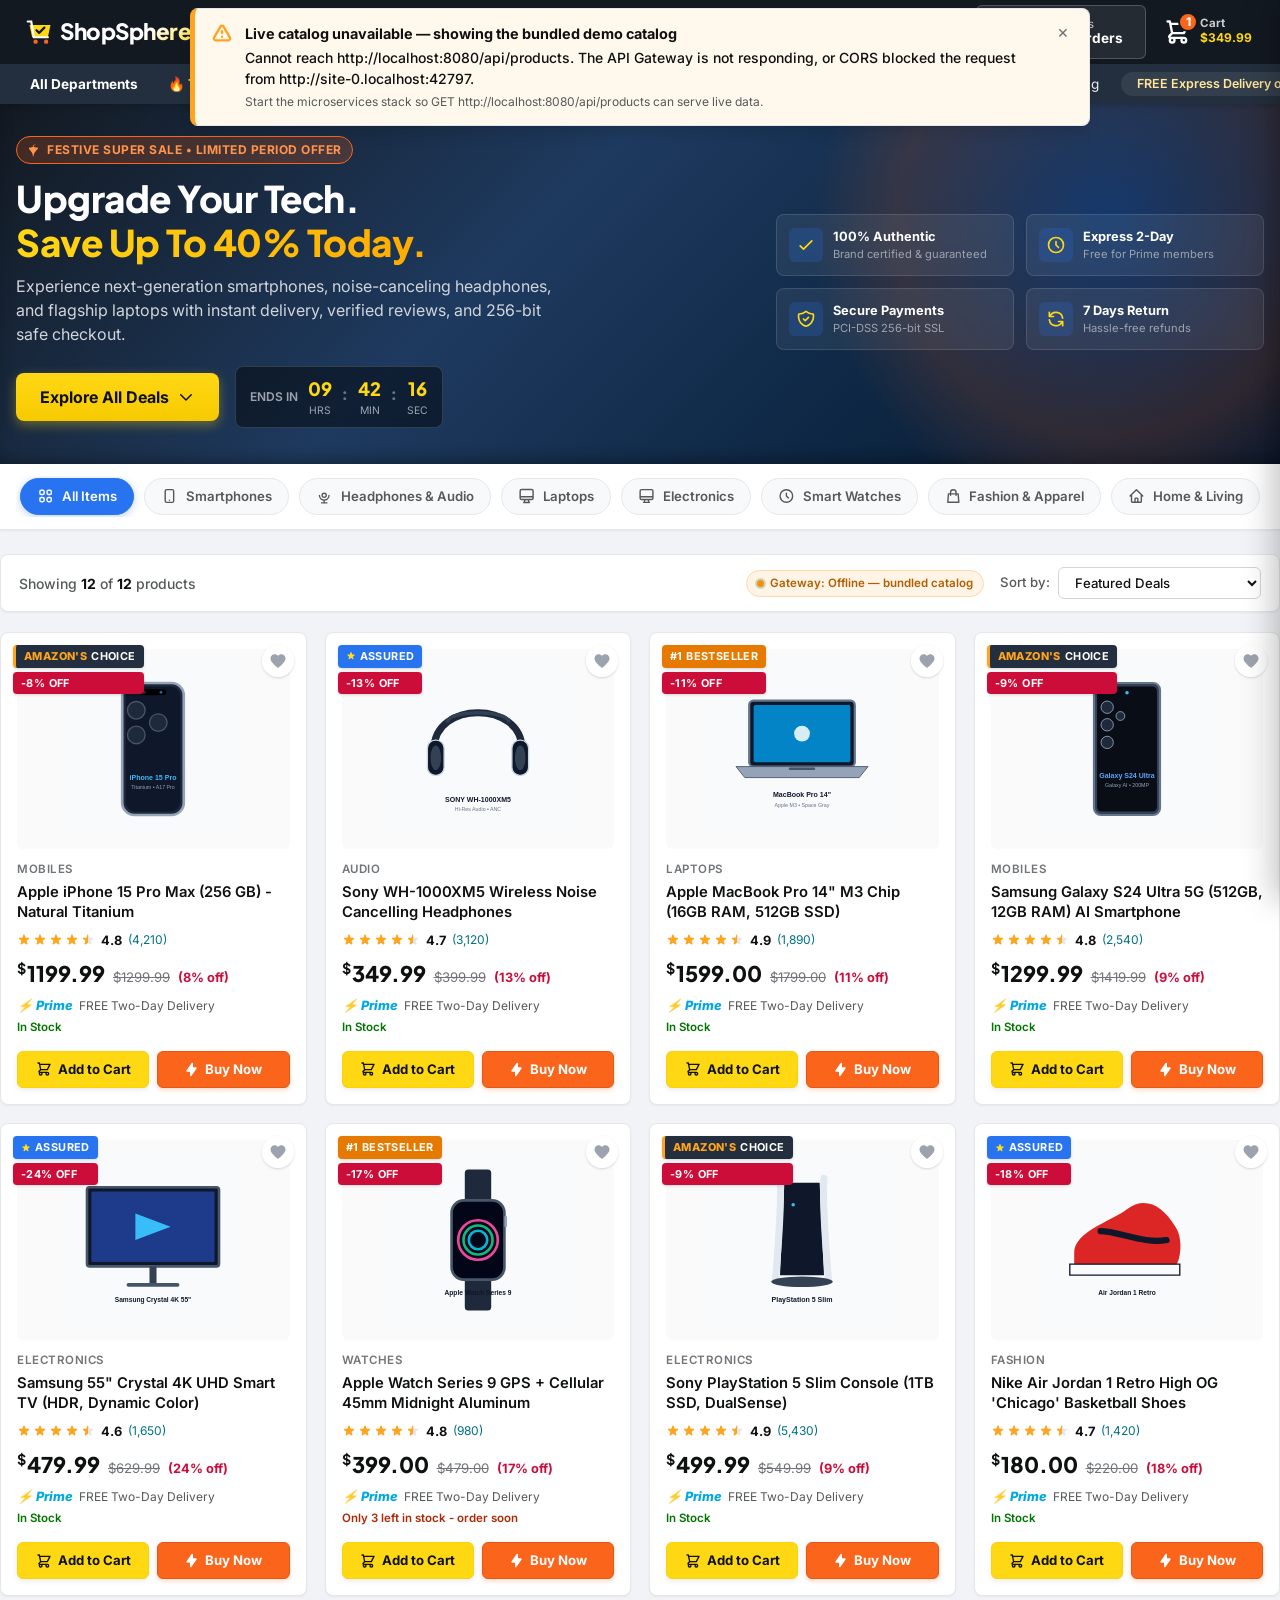
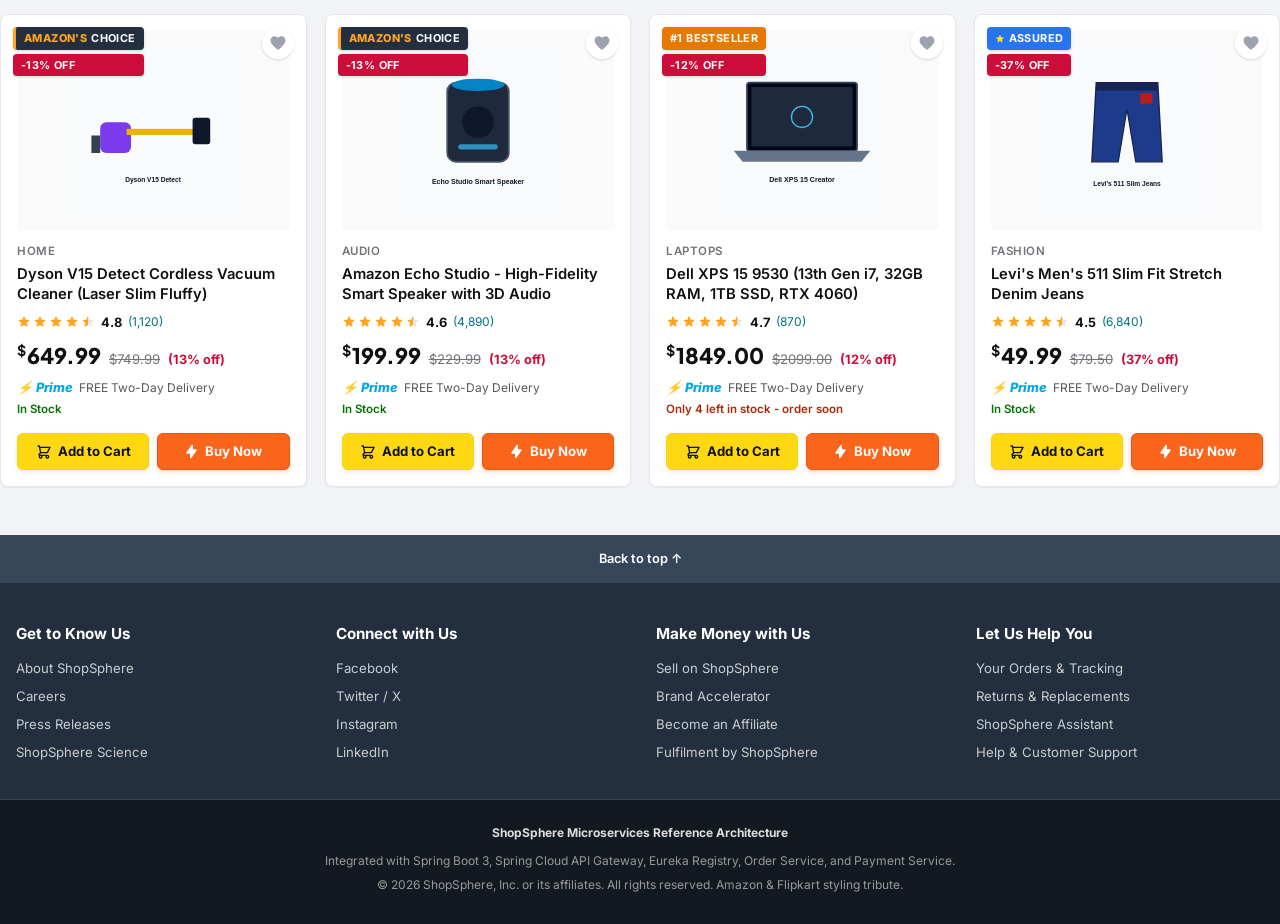
<file: api-gateway/src/main/resources/static/index.html>
<!DOCTYPE html>
<html lang="en">
<head>
  <meta charset="UTF-8" />
  <meta name="viewport" content="width=device-width, initial-scale=1.0" />
  <meta name="description" content="ShopSphere - The premier enterprise e-commerce platform featuring top deals on electronics, mobile phones, audio, laptops, and fashion with instant delivery and secure checkout." />
  <meta name="keywords" content="ecommerce, online shopping, electronics, smartphones, laptops, amazon, flipkart, deals, express delivery" />
  <title>ShopSphere • Mega Online Store & Deals</title>

  <!-- Google Fonts: Inter & Plus Jakarta Sans -->
  <link rel="preconnect" href="https://fonts.googleapis.com" />
  <link rel="preconnect" href="https://fonts.gstatic.com" crossorigin />
  <link href="https://fonts.googleapis.com/css2?family=Inter:wght@400;500;600;700;800&family=Plus+Jakarta+Sans:wght@600;700;800&display=swap" rel="stylesheet" />

  <!-- Modular Stylesheets -->
  <link rel="stylesheet" href="css/variables.css" />
  <link rel="stylesheet" href="css/styles.css" />
  <link rel="stylesheet" href="css/components.css" />
  <link rel="stylesheet" href="css/cart.css" />
  <link rel="stylesheet" href="css/checkout.css" />
  <link rel="stylesheet" href="css/tracker.css" />
  <link rel="stylesheet" href="css/responsive.css" />
</head>
<body>

  <!-- API confirmation banner (success/failure feedback for gateway calls) -->
  <div id="app-banner-container" class="app-banner-container" role="region" aria-label="Application notifications"></div>

  <!-- =========================================
       1. Sticky Top Navigation Bar (Amazon & Flipkart Styled)
       ========================================= -->
  <header class="site-header">
    <div class="nav-main">
      <!-- Brand Logo -->
      <div class="nav-brand" onclick="window.scrollTo({top: 0, behavior: 'smooth'})" title="ShopSphere Home">
        <div class="brand-logo-wrap">
          <svg width="28" height="28" viewBox="0 0 32 32" fill="none">
            <path d="M4 8h24l-3 14H7L4 8z" fill="#ffd814" />
            <path d="M2 4h4l3 18h16" stroke="#ffffff" stroke-width="2.5" stroke-linecap="round" />
            <circle cx="11" cy="27" r="2.5" fill="#fb641b" />
            <circle cx="23" cy="27" r="2.5" fill="#fb641b" />
            <path d="M12 14l3 3 6-6" stroke="#131921" stroke-width="2.5" stroke-linecap="round" stroke-linejoin="round" />
          </svg>
          <div class="brand-name">
            ShopSphere<span class="brand-dot">.</span>
          </div>
          <span class="brand-badge">⚡ Plus</span>
        </div>
      </div>

      <!-- Deliver To Location -->
      <div class="nav-location" title="Select delivery destination">
        <svg class="nav-location-icon" fill="none" stroke="currentColor" viewBox="0 0 24 24">
          <path stroke-linecap="round" stroke-linejoin="round" stroke-width="2" d="M17.657 16.657L13.414 20.9a1.998 1.998 0 01-2.827 0l-4.244-4.243a8 8 0 1111.314 0z"/>
          <path stroke-linecap="round" stroke-linejoin="round" stroke-width="2" d="M15 11a3 3 0 11-6 0 3 3 0 016 0z"/>
        </svg>
        <div class="nav-location-text">
          <span class="nav-location-sub">Deliver to</span>
          <span class="nav-location-main" id="nav-location-display">New York 10001</span>
        </div>
      </div>

      <!-- Search Bar -->
      <div class="nav-search">
        <select class="search-category-select" id="nav-search-category" aria-label="Select product category">
          <option value="All">All Categories</option>
          <option value="Mobiles">Smartphones</option>
          <option value="Audio">Audio & Headphones</option>
          <option value="Laptops">Laptops & PCs</option>
          <option value="Electronics">Electronics</option>
          <option value="Watches">Smart Watches</option>
          <option value="Fashion">Fashion & Apparel</option>
          <option value="Home">Home & Kitchen</option>
        </select>
        
        <form id="nav-search-form" class="search-input-wrap">
          <input
            type="text"
            id="nav-search-input"
            class="search-input"
            placeholder="Search products, brands, tech and mega deals..."
            autocomplete="off"
            aria-label="Search ShopSphere"
          />
          <button type="button" id="search-clear-btn" class="search-clear-btn" title="Clear search" aria-label="Clear search">&times;</button>
          <button type="submit" class="search-submit-btn" aria-label="Submit search">
            <svg fill="none" stroke="currentColor" viewBox="0 0 24 24">
              <path stroke-linecap="round" stroke-linejoin="round" stroke-width="2.5" d="M21 21l-6-6m2-5a7 7 0 11-14 0 7 7 0 0114 0z" />
            </svg>
          </button>
        </form>
      </div>

      <!-- Nav Actions (Right Side) -->
      <div class="nav-actions">
        <!-- Account / Sign In -->
        <div class="nav-item" title="Account & Lists">
          <span class="nav-item-sub">Hello, Guest</span>
          <span class="nav-item-main">Account & Lists ▾</span>
        </div>

        <!-- Order Tracking Button -->
        <button id="nav-track-btn" class="nav-track-btn" title="Track your package">
          <svg class="nav-track-icon" fill="none" stroke="currentColor" viewBox="0 0 24 24">
            <path stroke-linecap="round" stroke-linejoin="round" stroke-width="2" d="M9 17a2 2 0 11-4 0 2 2 0 014 0zM19 17a2 2 0 11-4 0 2 2 0 014 0z" />
            <path stroke-linecap="round" stroke-linejoin="round" stroke-width="2" d="M13 16V6a1 1 0 00-1-1H4a1 1 0 00-1 1v10a1 1 0 001 1h1m8-1a1 1 0 01-1 1H9m4-1V8a1 1 0 011-1h2.586a1 1 0 01.707.293l3.414 3.414a1 1 0 01.293.707V16a1 1 0 01-1 1h-1m-6-1a1 1 0 001 1h1M5 17a2 2 0 104 0m-4 0a2 2 0 114 0m6 0a2 2 0 104 0m-4 0a2 2 0 114 0" />
          </svg>
          <div class="nav-item">
            <span class="nav-item-sub">Returns</span>
            <span class="nav-item-main">& Track Orders</span>
          </div>
        </button>

        <!-- Cart Button -->
        <div id="nav-cart-btn" class="nav-cart-btn" title="Shopping Cart">
          <div class="nav-cart-icon-wrap">
            <svg class="nav-cart-icon" fill="none" stroke="currentColor" viewBox="0 0 24 24">
              <path stroke-linecap="round" stroke-linejoin="round" stroke-width="2" d="M3 3h2l.4 2M7 13h10l4-8H5.4M7 13L5.4 5M7 13l-2.293 2.293c-.63.63-.184 1.707.707 1.707H17m0 0a2 2 0 100 4 2 2 0 000-4zm-8 2a2 2 0 11-4 0 2 2 0 014 0z" />
            </svg>
            <span id="nav-cart-count" class="nav-cart-count">0</span>
          </div>
          <div class="nav-cart-label">
            <span class="nav-item-sub">Cart</span>
            <span id="nav-cart-total" class="nav-cart-total">$0.00</span>
          </div>
        </div>
      </div>
    </div>

    <!-- Secondary Navigation (Sub-Nav) -->
    <nav class="nav-sub">
      <button class="subnav-all-btn" onclick="resetAllFilters()">
        <svg width="18" height="18" fill="none" stroke="currentColor" viewBox="0 0 24 24"><path stroke-linecap="round" stroke-linejoin="round" stroke-width="2" d="M4 6h16M4 12h16M4 18h16"/></svg>
        All Departments
      </button>
      <a href="#deals" class="subnav-link deal-badge-link" onclick="setCategoryFilter('All')">🔥 Today's Mega Deals</a>
      <a href="javascript:void(0)" class="subnav-link" onclick="setCategoryFilter('Mobiles')">Smartphones</a>
      <a href="javascript:void(0)" class="subnav-link" onclick="setCategoryFilter('Laptops')">Laptops & PCs</a>
      <a href="javascript:void(0)" class="subnav-link" onclick="setCategoryFilter('Audio')">Headphones & Audio</a>
      <a href="javascript:void(0)" class="subnav-link" onclick="setCategoryFilter('Electronics')">Electronics</a>
      <a href="javascript:void(0)" class="subnav-link" onclick="setCategoryFilter('Fashion')">Fashion & Clothing</a>
      <a href="javascript:void(0)" class="subnav-link" onclick="setCategoryFilter('Home')">Home & Living</a>

      <div class="subnav-right-badge">
        <svg fill="currentColor" viewBox="0 0 20 20"><path fill-rule="evenodd" d="M11.3 1.046A1 1 0 0112 2v5h4a1 1 0 01.82 1.573l-7 10A1 1 0 018 18v-5H4a1 1 0 01-.82-1.573l7-10a1 1 0 011.12-.38z" clip-rule="evenodd"/></svg>
        FREE Express Delivery on orders over $50
      </div>
    </nav>
  </header>

  <!-- =========================================
       2. Hero Promotional Showcase Banner
       ========================================= -->
  <section class="hero-banner" id="deals">
    <div class="container hero-content">
      <div class="hero-text-col">
        <div class="hero-tag">
          <svg fill="currentColor" viewBox="0 0 20 20"><path fill-rule="evenodd" d="M12.395 2.553a1 1 0 00-1.45-.385c-.345.23-.614.558-.822.88-.527.82-1.173 1.745-1.996 2.383-1.07.83-2.112 1.05-3.03 1.05-.28 0-.54-.02-.78-.06-.52-.09-1.04.14-1.34.58-.29.43-.28 1 .03 1.42 1.13 1.54 2.87 3.32 4.09 5.51.81 1.46 1.19 3.06 1.19 4.71 0 .28.22.5.5.5h.06c.27 0 .5-.21.5-.48.06-1.92.74-3.79 1.94-5.41 1.25-1.68 2.92-3.12 4.19-4.87.32-.44.33-1.02.04-1.47-.3-.45-.83-.69-1.36-.6-1.04.18-1.96.12-2.8-.2-.84-.32-1.53-.94-2.11-1.78-.36-.52-.64-1.07-.9-1.62z"/></svg>
          Festive Super Sale • Limited Period Offer
        </div>
        <h1 class="hero-title">
          Upgrade Your Tech.<br />
          <span>Save Up To 40% Today.</span>
        </h1>
        <p class="hero-subtitle">
          Experience next-generation smartphones, noise-canceling headphones, and flagship laptops with instant delivery, verified reviews, and 256-bit safe checkout.
        </p>
        <div class="hero-actions">
          <a href="#catalog" class="hero-btn-primary">
            <span>Explore All Deals</span>
            <svg width="18" height="18" fill="none" stroke="currentColor" viewBox="0 0 24 24"><path stroke-linecap="round" stroke-linejoin="round" stroke-width="2" d="M19 9l-7 7-7-7"/></svg>
          </a>

          <!-- Realtime Countdown Timer -->
          <div class="hero-countdown" title="Deals reset when timer reaches zero">
            <span style="font-size:0.75rem; color:#9ca3af; font-weight:600;">ENDS IN</span>
            <div class="timer-item">
              <span class="timer-val" id="timer-hours">09</span>
              <span class="timer-lbl">HRS</span>
            </div>
            <span class="timer-sep">:</span>
            <div class="timer-item">
              <span class="timer-val" id="timer-mins">42</span>
              <span class="timer-lbl">MIN</span>
            </div>
            <span class="timer-sep">:</span>
            <div class="timer-item">
              <span class="timer-val" id="timer-secs">18</span>
              <span class="timer-lbl">SEC</span>
            </div>
          </div>
        </div>
      </div>

      <!-- Feature Perks Grid -->
      <div class="hero-perks">
        <div class="perk-card">
          <div class="perk-icon">
            <svg width="20" height="20" fill="none" stroke="currentColor" viewBox="0 0 24 24"><path stroke-linecap="round" stroke-linejoin="round" stroke-width="2" d="M5 13l4 4L19 7"/></svg>
          </div>
          <div class="perk-text">
            <h4>100% Authentic</h4>
            <p>Brand certified & guaranteed</p>
          </div>
        </div>
        <div class="perk-card">
          <div class="perk-icon">
            <svg width="20" height="20" fill="none" stroke="currentColor" viewBox="0 0 24 24"><path stroke-linecap="round" stroke-linejoin="round" stroke-width="2" d="M12 8v4l3 3m6-3a9 9 0 11-18 0 9 9 0 0118 0z"/></svg>
          </div>
          <div class="perk-text">
            <h4>Express 2-Day</h4>
            <p>Free for Prime members</p>
          </div>
        </div>
        <div class="perk-card">
          <div class="perk-icon">
            <svg width="20" height="20" fill="none" stroke="currentColor" viewBox="0 0 24 24"><path stroke-linecap="round" stroke-linejoin="round" stroke-width="2" d="M9 12l2 2 4-4m5.618-4.016A11.955 11.955 0 0112 2.944a11.955 11.955 0 01-8.618 3.04A12.02 12.02 0 003 9c0 5.591 3.824 10.29 9 11.622 5.176-1.332 9-6.03 9-11.622 0-1.042-.133-2.052-.382-3.016z"/></svg>
          </div>
          <div class="perk-text">
            <h4>Secure Payments</h4>
            <p>PCI-DSS 256-bit SSL</p>
          </div>
        </div>
        <div class="perk-card">
          <div class="perk-icon">
            <svg width="20" height="20" fill="none" stroke="currentColor" viewBox="0 0 24 24"><path stroke-linecap="round" stroke-linejoin="round" stroke-width="2" d="M4 4v5h.582m15.356 2A8.001 8.001 0 004.582 9m0 0H9m11 11v-5h-.581m0 0a8.003 8.003 0 01-15.357-2m15.357 2H15"/></svg>
          </div>
          <div class="perk-text">
            <h4>7 Days Return</h4>
            <p>Hassle-free refunds</p>
          </div>
        </div>
      </div>
    </div>
  </section>

  <!-- =========================================
       3. Category Quick Filter Strip
       ========================================= -->
  <section class="category-strip">
    <div class="container">
      <div class="category-pills">
        <button class="category-pill active" data-category="All">
          <svg class="category-pill-icon" fill="none" stroke="currentColor" viewBox="0 0 24 24"><path stroke-linecap="round" stroke-linejoin="round" stroke-width="2" d="M4 6a2 2 0 012-2h2a2 2 0 012 2v2a2 2 0 01-2 2H6a2 2 0 01-2-2V6zM14 6a2 2 0 012-2h2a2 2 0 012 2v2a2 2 0 01-2 2h-2a2 2 0 01-2-2V6zM4 16a2 2 0 012-2h2a2 2 0 012 2v2a2 2 0 01-2 2H6a2 2 0 01-2-2v-2zM14 16a2 2 0 012-2h2a2 2 0 012 2v2a2 2 0 01-2 2h-2a2 2 0 01-2-2v-2z"/></svg>
          All Items
        </button>
        <button class="category-pill" data-category="Mobiles">
          <svg class="category-pill-icon" fill="none" stroke="currentColor" viewBox="0 0 24 24"><path stroke-linecap="round" stroke-linejoin="round" stroke-width="2" d="M12 18h.01M8 21h8a2 2 0 002-2V5a2 2 0 00-2-2H8a2 2 0 00-2 2v14a2 2 0 002 2z"/></svg>
          Smartphones
        </button>
        <button class="category-pill" data-category="Audio">
          <svg class="category-pill-icon" fill="none" stroke="currentColor" viewBox="0 0 24 24"><path stroke-linecap="round" stroke-linejoin="round" stroke-width="2" d="M19 11a7 7 0 01-7 7m0 0a7 7 0 01-7-7m7 7v4m0 0H8m4 0h4m-4-8a3 3 0 100-6 3 3 0 000 6z"/></svg>
          Headphones & Audio
        </button>
        <button class="category-pill" data-category="Laptops">
          <svg class="category-pill-icon" fill="none" stroke="currentColor" viewBox="0 0 24 24"><path stroke-linecap="round" stroke-linejoin="round" stroke-width="2" d="M9.75 17L9 20l-1 1h8l-1-1-.75-3M3 13h18M5 17h14a2 2 0 002-2V5a2 2 0 00-2-2H5a2 2 0 00-2 2v10a2 2 0 002 2z"/></svg>
          Laptops
        </button>
        <button class="category-pill" data-category="Electronics">
          <svg class="category-pill-icon" fill="none" stroke="currentColor" viewBox="0 0 24 24"><path stroke-linecap="round" stroke-linejoin="round" stroke-width="2" d="M9.75 17L9 20l-1 1h8l-1-1-.75-3M3 13h18M5 17h14a2 2 0 002-2V5a2 2 0 00-2-2H5a2 2 0 00-2 2v10a2 2 0 002 2z"/></svg>
          Electronics
        </button>
        <button class="category-pill" data-category="Watches">
          <svg class="category-pill-icon" fill="none" stroke="currentColor" viewBox="0 0 24 24"><path stroke-linecap="round" stroke-linejoin="round" stroke-width="2" d="M12 8v4l3 3m6-3a9 9 0 11-18 0 9 9 0 0118 0z"/></svg>
          Smart Watches
        </button>
        <button class="category-pill" data-category="Fashion">
          <svg class="category-pill-icon" fill="none" stroke="currentColor" viewBox="0 0 24 24"><path stroke-linecap="round" stroke-linejoin="round" stroke-width="2" d="M16 11V7a4 4 0 00-8 0v4M5 9h14l1 12H4L5 9z"/></svg>
          Fashion & Apparel
        </button>
        <button class="category-pill" data-category="Home">
          <svg class="category-pill-icon" fill="none" stroke="currentColor" viewBox="0 0 24 24"><path stroke-linecap="round" stroke-linejoin="round" stroke-width="2" d="M3 12l2-2m0 0l7-7 7 7M5 10v10a1 1 0 001 1h3m10-11l2 2m-2-2v10a1 1 0 01-1 1h-3m-6 0a1 1 0 001-1v-4a1 1 0 011-1h2a1 1 0 011 1v4a1 1 0 001 1m-6 0h6"/></svg>
          Home & Living
        </button>
      </div>
    </div>
  </section>

  <!-- =========================================
       4. Products Section & Filter Toolbar
       ========================================= -->
  <main class="products-section container" id="catalog">
    <div class="toolbar">
      <div class="toolbar-left">
        <span class="results-count" id="results-count">Showing 12 of 12 Products</span>
        <div id="active-filters-chips" class="active-filters"></div>
      </div>

      <div class="toolbar-right">
        <!-- API Gateway Status Indicator -->
        <div id="api-status-pill" class="api-status-pill offline" title="Checking Spring Boot Gateway connection...">
          <span class="api-status-dot"></span> Gateway: Checking...
        </div>

        <!-- Sort Select -->
        <div class="sort-group">
          <label for="sort-select" class="sort-label">Sort by:</label>
          <select id="sort-select" class="sort-select">
            <option value="featured">Featured Deals</option>
            <option value="price-low">Price: Low to High</option>
            <option value="price-high">Price: High to Low</option>
            <option value="rating">Highest Customer Rating</option>
            <option value="newest">Newest Arrivals</option>
          </select>
        </div>
      </div>
    </div>

    <!-- Product Cards Grid -->
    <div class="product-grid" id="product-grid">
      <!-- Dynamically populated by js/app.js -->
    </div>
  </main>

  <!-- =========================================
       5. Slide-Out Shopping Cart Drawer
       ========================================= -->
  <div class="cart-backdrop" id="cart-backdrop"></div>
  <aside class="cart-drawer" id="cart-drawer" aria-label="Shopping Cart Drawer">
    <!-- Cart Header -->
    <div class="cart-header">
      <div class="cart-header-title">
        <svg width="22" height="22" fill="none" stroke="currentColor" viewBox="0 0 24 24"><path stroke-linecap="round" stroke-linejoin="round" stroke-width="2" d="M3 3h2l.4 2M7 13h10l4-8H5.4M7 13L5.4 5M7 13l-2.293 2.293c-.63.63-.184 1.707.707 1.707H17m0 0a2 2 0 100 4 2 2 0 000-4zm-8 2a2 2 0 11-4 0 2 2 0 014 0z"/></svg>
        <span>Shopping Cart</span>
        <span class="cart-header-count" id="drawer-cart-count">0 items</span>
      </div>
      <button class="cart-close-btn" id="cart-close-btn" aria-label="Close cart">&times;</button>
    </div>

    <!-- Free Delivery Progress Bar -->
    <div class="cart-shipping-bar">
      <div class="shipping-bar-text" id="shipping-bar-text">
        <svg fill="none" stroke="currentColor" viewBox="0 0 24 24"><path stroke-linecap="round" stroke-linejoin="round" stroke-width="2" d="M5 13l4 4L19 7"/></svg>
        <span>Add $50.00 more for FREE Delivery</span>
      </div>
      <div class="shipping-bar-progress">
        <div class="shipping-bar-fill" id="shipping-bar-fill"></div>
      </div>
    </div>

    <!-- Cart Items Scrollable List -->
    <div class="cart-items" id="cart-items-container">
      <!-- Rendered dynamically by js/cart.js -->
    </div>

    <!-- Empty Cart State -->
    <div class="cart-empty" id="cart-empty-container" style="display: none;">
      <svg class="cart-empty-icon" fill="none" stroke="currentColor" viewBox="0 0 24 24"><path stroke-linecap="round" stroke-linejoin="round" stroke-width="1.5" d="M3 3h2l.4 2M7 13h10l4-8H5.4M7 13L5.4 5M7 13l-2.293 2.293c-.63.63-.184 1.707.707 1.707H17m0 0a2 2 0 100 4 2 2 0 000-4zm-8 2a2 2 0 11-4 0 2 2 0 014 0z"/></svg>
      <h3 class="cart-empty-title">Your Cart is Empty</h3>
      <p class="cart-empty-desc">Check out our top rated electronics and deal of the day offers to fill your cart!</p>
      <button class="cart-empty-btn" onclick="window.ShoppingCart.closeDrawer(); window.scrollTo({top: 400, behavior: 'smooth'});">
        Shop Today's Deals
      </button>
    </div>

    <!-- Cart Footer & Summary -->
    <div class="cart-footer" id="cart-footer-container">
      <div class="cart-summary-row">
        <span>Items Subtotal:</span>
        <span id="cart-summary-subtotal">$0.00</span>
      </div>
      <div class="cart-summary-row" id="cart-savings-row" style="display: none;">
        <span>Total Savings:</span>
        <span id="cart-summary-savings">-$0.00</span>
      </div>
      <div class="cart-summary-row">
        <span>Estimated Delivery:</span>
        <span id="cart-summary-shipping">FREE</span>
      </div>
      <div class="cart-summary-row">
        <span>Estimated Taxes (8%):</span>
        <span id="cart-summary-tax">$0.00</span>
      </div>
      <div class="cart-summary-row grand-total">
        <span>Subtotal:</span>
        <span id="cart-summary-total">$0.00</span>
      </div>

      <button class="cart-checkout-btn" id="cart-checkout-btn">
        <svg fill="currentColor" viewBox="0 0 20 20"><path fill-rule="evenodd" d="M5 9V7a5 5 0 0110 0v2a2 2 0 012 2v5a2 2 0 01-2 2H5a2 2 0 01-2-2v-5a2 2 0 012-2zm8-2v2H7V7a3 3 0 016 0z" clip-rule="evenodd"/></svg>
        Proceed to Checkout
      </button>

      <a href="javascript:void(0)" class="cart-clear-link" onclick="window.ShoppingCart.clearCart()">Clear all items</a>
    </div>
  </aside>

  <!-- =========================================
       6. Clean Checkout & Payment Modal
       ========================================= -->
  <div class="modal-backdrop" id="checkout-backdrop">
    <div class="modal-dialog">
      <!-- Modal Header -->
      <div class="modal-header">
        <div class="modal-title-wrap">
          <span class="modal-title">Secure Checkout</span>
          <span class="security-badge">
            <svg fill="currentColor" viewBox="0 0 20 20"><path fill-rule="evenodd" d="M5 9V7a5 5 0 0110 0v2a2 2 0 012 2v5a2 2 0 01-2 2H5a2 2 0 01-2-2v-5a2 2 0 012-2zm8-2v2H7V7a3 3 0 016 0z" clip-rule="evenodd"/></svg>
            256-Bit SSL Encrypted
          </span>
        </div>
        <button class="modal-close-btn" id="checkout-close-btn" aria-label="Close checkout">&times;</button>
      </div>

      <!-- Modal Body (2 Columns) -->
      <div class="modal-body">
        <!-- Left: Form Inputs -->
        <div class="checkout-form-col" id="checkout-form-col">
          <!-- Step 1: Shipping Address -->
          <div class="checkout-section-header">
            <span class="section-step-num">1</span>
            <span class="section-step-title">Delivery & Shipping Address</span>
          </div>

          <div class="form-grid">
            <div class="form-group form-group-full">
              <label class="form-label" for="ship-name">Full Name <span class="required">*</span></label>
              <input type="text" id="ship-name" class="form-control" placeholder="Johnathan Doe" value="Johnathan Doe" />
            </div>

            <div class="form-group">
              <label class="form-label" for="ship-phone">Phone Number <span class="required">*</span></label>
              <input type="tel" id="ship-phone" class="form-control" placeholder="+1 (555) 019-2834" value="+1 (555) 019-2834" />
            </div>

            <div class="form-group">
              <label class="form-label" for="ship-email">Email Address <span class="required">*</span></label>
              <input type="email" id="ship-email" class="form-control" placeholder="john.doe@example.com" value="john.doe@example.com" />
            </div>

            <div class="form-group form-group-full">
              <label class="form-label" for="ship-address">Street Address <span class="required">*</span></label>
              <input type="text" id="ship-address" class="form-control" placeholder="123 Shopping Blvd, Suite 400" value="123 Shopping Blvd, Suite 400" />
            </div>

            <div class="form-group">
              <label class="form-label" for="ship-city">City / State <span class="required">*</span></label>
              <input type="text" id="ship-city" class="form-control" placeholder="New York, NY" value="New York, NY" />
            </div>

            <div class="form-group">
              <label class="form-label" for="ship-zip">ZIP / Postal Code <span class="required">*</span></label>
              <input type="text" id="ship-zip" class="form-control" placeholder="10001" value="10001" />
            </div>
          </div>

          <!-- Step 2: Payment Details -->
          <div class="checkout-section-header">
            <span class="section-step-num">2</span>
            <span class="section-step-title">Select Payment Method</span>
          </div>

          <!-- Payment Tabs -->
          <div class="payment-tabs">
            <div class="payment-tab active" data-method="CREDIT_CARD">
              <svg fill="currentColor" viewBox="0 0 20 20"><path d="M4 4a2 2 0 00-2 2v1h16V6a2 2 0 00-2-2H4z"/><path fill-rule="evenodd" d="M18 9H2v5a2 2 0 002 2h12a2 2 0 002-2V9zM4 13a1 1 0 011-1h1a1 1 0 110 2H5a1 1 0 01-1-1zm5-1a1 1 0 100 2h1a1 1 0 100-2H9z" clip-rule="evenodd"/></svg>
              <span>Credit Card</span>
            </div>
            <div class="payment-tab" data-method="UPI">
              <svg fill="currentColor" viewBox="0 0 20 20"><path fill-rule="evenodd" d="M11.3 1.046A1 1 0 0112 2v5h4a1 1 0 01.82 1.573l-7 10A1 1 0 018 18v-5H4a1 1 0 01-.82-1.573l7-10a1 1 0 011.12-.38z" clip-rule="evenodd"/></svg>
              <span>UPI / Instant</span>
            </div>
            <div class="payment-tab" data-method="NET_BANKING">
              <svg fill="currentColor" viewBox="0 0 20 20"><path d="M10.707 2.293a1 1 0 00-1.414 0l-7 7a1 1 0 001.414 1.414L4 10.414V17a1 1 0 001 1h2a1 1 0 001-1v-2a1 1 0 011-1h2a1 1 0 011 1v2a1 1 0 001 1h2a1 1 0 001-1v-6.586l.293.293a1 1 0 001.414-1.414l-7-7z"/></svg>
              <span>Net Banking</span>
            </div>
            <div class="payment-tab" data-method="CASH_ON_DELIVERY">
              <svg fill="currentColor" viewBox="0 0 20 20"><path fill-rule="evenodd" d="M4 4a2 2 0 00-2 2v4a2 2 0 002 2V6h10a2 2 0 00-2-2H4zm2 6a2 2 0 012-2h8a2 2 0 012 2v4a2 2 0 01-2 2H8a2 2 0 01-2-2v-4zm6 4a2 2 0 100-4 2 2 0 000 4z" clip-rule="evenodd"/></svg>
              <span>Cash on Delivery</span>
            </div>
          </div>

          <!-- Credit Card Input Panel -->
          <div id="card-payment-panel">
            <!-- 3D Virtual Card Preview -->
            <div class="virtual-card-preview">
              <div class="card-preview-top">
                <div class="card-chip"></div>
                <div class="card-brand-logo" id="preview-card-brand">VISA</div>
              </div>
              <div class="card-preview-number" id="preview-card-number">
                4532 •••• •••• 8920
              </div>
              <div class="card-preview-bottom">
                <div>
                  <div class="card-preview-holder-label">Card Holder</div>
                  <div class="card-preview-holder-val" id="preview-card-holder">JOHNATHAN DOE</div>
                </div>
                <div>
                  <div class="card-preview-expiry-label">Expires</div>
                  <div class="card-preview-expiry-val" id="preview-card-expiry">12/28</div>
                </div>
              </div>
            </div>

            <!-- Card Inputs -->
            <div class="card-inputs-panel">
              <div class="form-group">
                <label class="form-label" for="card-holder-input">Cardholder Name <span class="required">*</span></label>
                <input type="text" id="card-holder-input" class="form-control" placeholder="JOHNATHAN DOE" value="Johnathan Doe" />
              </div>

              <div class="form-group">
                <label class="form-label" for="card-number-input">Card Number <span class="required">*</span></label>
                <div class="card-num-input-wrap">
                  <input type="text" id="card-number-input" class="form-control" placeholder="4532 8920 1234 5678" maxlength="19" value="4532 8920 1234 5678" />
                  <span class="card-brand-icon" id="card-brand-icon">VISA</span>
                </div>
              </div>

              <div class="card-sub-grid">
                <div class="form-group">
                  <label class="form-label" for="card-expiry-input">Expiration Date <span class="required">*</span></label>
                  <input type="text" id="card-expiry-input" class="form-control" placeholder="MM/YY" maxlength="5" value="12/28" />
                </div>
                <div class="form-group">
                  <label class="form-label" for="card-cvv-input">CVV / CVC <span class="required">*</span></label>
                  <input type="password" id="card-cvv-input" class="form-control" placeholder="•••" maxlength="4" value="842" />
                </div>
              </div>
            </div>
          </div>

          <!-- Alternate UPI Panel -->
          <div id="upi-payment-panel" class="payment-alt-panel">
            <h4 style="font-size:0.9rem; font-weight:700; margin-bottom:8px;">Instant UPI Transfer</h4>
            <p style="font-size:0.8rem; color:#64748b; margin-bottom:12px;">Enter your VPA / UPI ID (e.g. yourname@oksbi or 9876543210@paytm)</p>
            <input type="text" id="upi-id-input" class="form-control" placeholder="username@okaxis" />
          </div>

          <!-- Alternate Net Banking Panel -->
          <div id="nb-payment-panel" class="payment-alt-panel">
            <h4 style="font-size:0.9rem; font-weight:700; margin-bottom:8px;">Popular Banking Gateways</h4>
            <select class="form-control">
              <option>HDFC Bank</option>
              <option>State Bank of India</option>
              <option>ICICI Bank</option>
              <option>Chase Bank</option>
              <option>Bank of America</option>
              <option>Citibank</option>
            </select>
          </div>

          <!-- Alternate COD Panel -->
          <div id="cod-payment-panel" class="payment-alt-panel">
            <h4 style="font-size:0.9rem; font-weight:700; margin-bottom:8px;">Cash on Delivery</h4>
            <p style="font-size:0.8rem; color:#64748b;">Pay via cash or QR code scan upon receiving the package at your doorstep.</p>
          </div>
        </div>

        <!-- Right: Order Review Column -->
        <div class="checkout-summary-col" id="checkout-summary-col">
          <h3 style="font-size:1.05rem; font-weight:800; margin-bottom:14px;">Order Summary</h3>

          <!-- Mini Items List -->
          <div class="summary-items-list" id="checkout-items-list">
            <!-- Dynamically populated -->
          </div>

          <!-- Coupon Code Input -->
          <div class="coupon-box">
            <input type="text" id="coupon-input" class="coupon-input" placeholder="Promo code (SAVE20)" />
            <button type="button" id="apply-coupon-btn" class="coupon-btn">Apply</button>
          </div>

          <!-- Breakdown -->
          <div class="price-breakdown">
            <div class="breakdown-row">
              <span>Items Total:</span>
              <span id="checkout-subtotal">$0.00</span>
            </div>
            <div class="breakdown-row discount-row" id="checkout-discount-row" style="display: none;">
              <span>Promo Discount:</span>
              <span id="checkout-discount">-$0.00</span>
            </div>
            <div class="breakdown-row">
              <span>Delivery Charges:</span>
              <span id="checkout-shipping">FREE</span>
            </div>
            <div class="breakdown-row">
              <span>Estimated Tax (8%):</span>
              <span id="checkout-tax">$0.00</span>
            </div>
            <div class="breakdown-row total-row">
              <span>Order Total:</span>
              <span id="checkout-total">$0.00</span>
            </div>
          </div>

          <!-- CTA Button -->
          <button type="button" id="checkout-submit-btn" class="btn-submit-order">
            <span class="spinner"></span>
            <span class="btn-text" id="checkout-btn-text">Place Order & Pay</span>
          </button>

          <p style="text-align:center; font-size:0.72rem; color:#6b7280; margin-top:12px;">
            By placing your order, you agree to ShopSphere's terms of service and privacy policy.
          </p>
        </div>

        <!-- Order Success View (Hidden by default, shown after checkout) -->
        <div class="order-success-view" id="checkout-success-view" style="display: none; grid-column: 1 / -1;">
          <div class="success-check-icon">
            <svg fill="none" stroke="currentColor" viewBox="0 0 24 24"><path stroke-linecap="round" stroke-linejoin="round" stroke-width="2.5" d="M5 13l4 4L19 7"/></svg>
          </div>
          <h2 style="font-size:1.6rem; font-weight:800; margin-bottom:6px;">Order Placed Successfully!</h2>
          <p style="color:#64748b; font-size:0.9rem; max-width:440px;">
            A confirmation receipt has been dispatched to your email address. Your order is being processed by our warehouse fulfillment team.
          </p>

          <div class="order-success-id" id="success-order-id">ORD-849201</div>

          <div style="background:#f8fafc; border:1px solid #e2e8f0; border-radius:8px; padding:16px; width:100%; max-width:460px; text-align:left; font-size:0.85rem; margin-bottom:24px;">
            <div style="display:flex; justify-content:space-between; margin-bottom:8px;">
              <span style="color:#64748b;">Shipping Address:</span>
              <span style="font-weight:600;" id="success-address">123 Shopping Blvd, Suite 400</span>
            </div>
            <div style="display:flex; justify-content:space-between; margin-bottom:8px;">
              <span style="color:#64748b;">Total Amount Paid:</span>
              <span style="font-weight:700; color:#10b981;" id="success-total">$349.99</span>
            </div>
            <div style="display:flex; justify-content:space-between;">
              <span style="color:#64748b;">Estimated Delivery:</span>
              <span style="font-weight:700; color:#0284c7;">In 2 Business Days</span>
            </div>
          </div>

          <div style="display:flex; gap:12px;">
            <button class="btn btn-buy" id="success-track-btn" style="padding:12px 24px; font-size:0.9rem;">
              <svg width="18" height="18" fill="none" stroke="currentColor" viewBox="0 0 24 24"><path stroke-linecap="round" stroke-linejoin="round" stroke-width="2" d="M9 17a2 2 0 11-4 0 2 2 0 014 0zM19 17a2 2 0 11-4 0 2 2 0 014 0zM13 16V6a1 1 0 00-1-1H4a1 1 0 00-1 1v10a1 1 0 001 1h1m8-1a1 1 0 01-1 1H9m4-1V8a1 1 0 011-1h2.586a1 1 0 01.707.293l3.414 3.414a1 1 0 01.293.707V16a1 1 0 01-1 1h-1m-6-1a1 1 0 001 1h1M5 17a2 2 0 104 0m-4 0a2 2 0 114 0m6 0a2 2 0 104 0m-4 0a2 2 0 114 0"/></svg>
              Track Package Status
            </button>
            <button class="btn btn-cart" onclick="window.Checkout.closeModal(); window.scrollTo({top: 400, behavior: 'smooth'});" style="padding:12px 24px; font-size:0.9rem;">
              Continue Shopping
            </button>
          </div>
        </div>
      </div>
    </div>
  </div>

  <!-- =========================================
       7. Order Tracking Modal & Visual Stepper
       ========================================= -->
  <div class="modal-backdrop" id="tracker-backdrop">
    <div class="modal-dialog tracker-modal-dialog">
      <div class="modal-header">
        <div class="modal-title-wrap">
          <svg width="22" height="22" fill="none" stroke="currentColor" viewBox="0 0 24 24"><path stroke-linecap="round" stroke-linejoin="round" stroke-width="2" d="M9 17a2 2 0 11-4 0 2 2 0 014 0zM19 17a2 2 0 11-4 0 2 2 0 014 0zM13 16V6a1 1 0 00-1-1H4a1 1 0 00-1 1v10a1 1 0 001 1h1m8-1a1 1 0 01-1 1H9m4-1V8a1 1 0 011-1h2.586a1 1 0 01.707.293l3.414 3.414a1 1 0 01.293.707V16a1 1 0 01-1 1h-1m-6-1a1 1 0 001 1h1M5 17a2 2 0 104 0m-4 0a2 2 0 114 0m6 0a2 2 0 104 0m-4 0a2 2 0 114 0"/></svg>
          <span class="modal-title">Live Order & Shipment Tracking</span>
        </div>
        <button class="modal-close-btn" id="tracker-close-btn" aria-label="Close tracking">&times;</button>
      </div>

      <div class="tracker-body">
        <!-- Search Input -->
        <div class="tracker-search-box">
          <input type="text" id="tracker-search-input" class="tracker-input" placeholder="Enter Order # (e.g. ORD-849201)" value="ORD-849201" />
          <button id="tracker-search-btn" class="tracker-btn">Track Order</button>
        </div>

        <!-- Meta Summary Card -->
        <div class="tracker-meta-card">
          <div class="tracker-meta-item">
            <h5>Order Number</h5>
            <p id="tracker-order-num">ORD-849201</p>
          </div>
          <div class="tracker-meta-item">
            <h5>Carrier & Airway Bill</h5>
            <p id="tracker-carrier">BlueDart Express</p>
          </div>
          <div class="tracker-meta-item">
            <h5>Current Status</h5>
            <div><span class="tracker-status-tag status-tag-shipped" id="tracker-status-tag">SHIPPED</span></div>
          </div>
          <div class="tracker-meta-item" style="grid-column: 1 / -1;">
            <h5>Delivery Address</h5>
            <p id="tracker-address">742 Evergreen Terrace, Springfield, OR - 97477</p>
          </div>
        </div>

        <!-- Visual 5-Step Stepper Timeline -->
        <div class="stepper-timeline">
          <div class="stepper-progress-fill" id="stepper-progress-fill"></div>

          <!-- Step 1: Confirmed -->
          <div class="step-node completed" id="step-1">
            <div class="step-circle">
              <svg fill="none" stroke="currentColor" viewBox="0 0 24 24"><path stroke-linecap="round" stroke-linejoin="round" stroke-width="3" d="M5 13l4 4L19 7"/></svg>
            </div>
            <div class="step-label">Ordered</div>
            <div class="step-time">Confirmed</div>
          </div>

          <!-- Step 2: Packed -->
          <div class="step-node completed" id="step-2">
            <div class="step-circle">
              <svg fill="none" stroke="currentColor" viewBox="0 0 24 24"><path stroke-linecap="round" stroke-linejoin="round" stroke-width="3" d="M5 13l4 4L19 7"/></svg>
            </div>
            <div class="step-label">Packed</div>
            <div class="step-time">Fulfillment</div>
          </div>

          <!-- Step 3: Shipped -->
          <div class="step-node active" id="step-3">
            <div class="step-circle">
              <svg fill="none" stroke="currentColor" viewBox="0 0 24 24"><path stroke-linecap="round" stroke-linejoin="round" stroke-width="2.5" d="M13 16V6a1 1 0 00-1-1H4a1 1 0 00-1 1v10a1 1 0 001 1h1m8-1a1 1 0 01-1 1H9m4-1V8a1 1 0 011-1h2.586a1 1 0 01.707.293l3.414 3.414a1 1 0 01.293.707V16a1 1 0 01-1 1h-1m-6-1a1 1 0 001 1h1M5 17a2 2 0 104 0m-4 0a2 2 0 114 0m6 0a2 2 0 104 0m-4 0a2 2 0 114 0"/></svg>
            </div>
            <div class="step-label">Shipped</div>
            <div class="step-time">In Transit</div>
          </div>

          <!-- Step 4: Out for Delivery -->
          <div class="step-node" id="step-4">
            <div class="step-circle">4</div>
            <div class="step-label">Out for Delivery</div>
            <div class="step-time">Local Hub</div>
          </div>

          <!-- Step 5: Delivered -->
          <div class="step-node" id="step-5">
            <div class="step-circle">5</div>
            <div class="step-label">Delivered</div>
            <div class="step-time" id="tracker-est-delivery">Expected Soon</div>
          </div>
        </div>

        <!-- Activity Log Table -->
        <div class="tracker-logs">
          <h4>Shipment Activity Log</h4>
          <div id="tracker-logs-container">
            <!-- Rendered by js/tracker.js -->
          </div>
        </div>
      </div>
    </div>
  </div>

  <!-- =========================================
       8. Quick View Product Modal
       ========================================= -->
  <div class="modal-backdrop" id="quick-view-backdrop">
    <div class="modal-dialog" style="max-width: 800px;">
      <div class="modal-header">
        <span class="modal-title">Product Details</span>
        <button class="modal-close-btn" id="quick-view-close-btn" aria-label="Close product details">&times;</button>
      </div>
      <div style="padding: 24px;" id="quick-view-body">
        <!-- Rendered by js/app.js -->
      </div>
    </div>
  </div>

  <!-- Toast Notification Container -->
  <div class="toast-container" id="toast-container" aria-live="polite"></div>

  <!-- =========================================
       9. Footer (Amazon & Flipkart Fusion)
       ========================================= -->
  <footer class="site-footer">
    <button class="back-to-top-btn" id="back-to-top-btn">Back to top ↑</button>

    <div class="container footer-content">
      <div class="footer-col">
        <h4>Get to Know Us</h4>
        <ul>
          <li><a href="#about">About ShopSphere</a></li>
          <li><a href="#careers">Careers</a></li>
          <li><a href="#press">Press Releases</a></li>
          <li><a href="#science">ShopSphere Science</a></li>
        </ul>
      </div>

      <div class="footer-col">
        <h4>Connect with Us</h4>
        <ul>
          <li><a href="#facebook">Facebook</a></li>
          <li><a href="#twitter">Twitter / X</a></li>
          <li><a href="#instagram">Instagram</a></li>
          <li><a href="#linkedin">LinkedIn</a></li>
        </ul>
      </div>

      <div class="footer-col">
        <h4>Make Money with Us</h4>
        <ul>
          <li><a href="#sell">Sell on ShopSphere</a></li>
          <li><a href="#accelerator">Brand Accelerator</a></li>
          <li><a href="#affiliate">Become an Affiliate</a></li>
          <li><a href="#fulfillment">Fulfilment by ShopSphere</a></li>
        </ul>
      </div>

      <div class="footer-col">
        <h4>Let Us Help You</h4>
        <ul>
          <li><a href="javascript:void(0)" onclick="window.OrderTracker.openTracker()">Your Orders & Tracking</a></li>
          <li><a href="#returns">Returns & Replacements</a></li>
          <li><a href="#assistant">ShopSphere Assistant</a></li>
          <li><a href="#help">Help & Customer Support</a></li>
        </ul>
      </div>
    </div>

    <hr class="footer-divider" />

    <div class="footer-bottom">
      <div class="footer-bottom-brand">ShopSphere Microservices Reference Architecture</div>
      <p>Integrated with Spring Boot 3, Spring Cloud API Gateway, Eureka Registry, Order Service, and Payment Service.</p>
      <p>&copy; 2026 ShopSphere, Inc. or its affiliates. All rights reserved. Amazon &amp; Flipkart styling tribute.</p>
    </div>
  </footer>

  <!-- Application Scripts -->
  <script src="js/products.js"></script>
  <script src="js/cart.js"></script>
  <script src="js/api.js"></script>
  <script src="js/checkout.js"></script>
  <script src="js/tracker.js"></script>
  <script src="js/app.js"></script>
</body>
</html>
</file>
<file: frontend/css/variables.css>
:root {
  /* =========================================
     Brand Color Palette (Amazon & Flipkart Fusion)
     ========================================= */
  /* Amazon Nav & Dark Themes */
  --color-amazon-navy: #131921;
  --color-amazon-navy-light: #232f3e;
  --color-amazon-navy-hover: #37475a;
  
  /* Flipkart Royal Blue & Highlights */
  --color-flipkart-blue: #2874f0;
  --color-flipkart-blue-dark: #1259c7;
  --color-flipkart-blue-light: #eaf1fb;
  
  /* Action / CTA Colors */
  --color-amazon-yellow: #ffd814;
  --color-amazon-yellow-hover: #f7ca00;
  --color-amazon-yellow-active: #e5b800;
  --color-amazon-yellow-border: #fcd200;

  --color-action-orange: #fb641b;
  --color-action-orange-hover: #fa5600;
  --color-action-orange-active: #d64700;
  
  --color-amazon-orange: #ffa41c;
  --color-amazon-orange-hover: #ff8f00;

  /* Accent Colors */
  --color-success: #007600;
  --color-success-bg: #e6f4ea;
  --color-success-text: #137333;
  --color-danger: #c40000;
  --color-danger-bg: #fce8e6;
  --color-warning: #b12704;
  --color-info: #007185;
  --color-info-hover: #c7511f;

  /* Rating Star Color */
  --color-star: #ffa41c;
  --color-star-empty: #e3e6e6;

  /* Neutral Surface & Backgrounds */
  --color-bg-page: #f1f3f6;
  --color-bg-surface: #ffffff;
  --color-bg-card: #ffffff;
  --color-bg-secondary: #f8f9fa;
  --color-bg-hover: #f3f4f6;
  
  /* Border & Dividers */
  --color-border-light: #e5e7eb;
  --color-border-medium: #d1d5db;
  --color-border-dark: #9ca3af;
  --color-border-focus: #e77600;

  /* Typography Colors */
  --color-text-primary: #0f1111;
  --color-text-secondary: #565959;
  --color-text-muted: #717478;
  --color-text-inverse: #ffffff;
  --color-text-price: #b12704;
  --color-text-link: #007185;
  --color-text-link-hover: #c7511f;

  /* Typography Sizes & Families */
  --font-family-primary: 'Inter', -apple-system, BlinkMacSystemFont, 'Segoe UI', Roboto, Helvetica, Arial, sans-serif;
  --font-family-display: 'Plus Jakarta Sans', var(--font-family-primary);

  --font-size-xs: 0.75rem;     /* 12px */
  --font-size-sm: 0.8125rem;   /* 13px */
  --font-size-base: 0.875rem;  /* 14px */
  --font-size-md: 1rem;        /* 16px */
  --font-size-lg: 1.125rem;    /* 18px */
  --font-size-xl: 1.25rem;     /* 20px */
  --font-size-2xl: 1.5rem;     /* 24px */
  --font-size-3xl: 1.875rem;   /* 30px */

  --font-weight-regular: 400;
  --font-weight-medium: 500;
  --font-weight-semibold: 600;
  --font-weight-bold: 700;
  --font-weight-extrabold: 800;

  /* Elevations / Box Shadows */
  --shadow-xs: 0 1px 2px rgba(0, 0, 0, 0.05);
  --shadow-sm: 0 1px 3px rgba(0, 0, 0, 0.1), 0 1px 2px rgba(0, 0, 0, 0.06);
  --shadow-md: 0 4px 6px -1px rgba(0, 0, 0, 0.1), 0 2px 4px -1px rgba(0, 0, 0, 0.06);
  --shadow-lg: 0 10px 15px -3px rgba(0, 0, 0, 0.1), 0 4px 6px -2px rgba(0, 0, 0, 0.05);
  --shadow-xl: 0 20px 25px -5px rgba(0, 0, 0, 0.15), 0 10px 10px -5px rgba(0, 0, 0, 0.04);
  --shadow-card-hover: 0 12px 24px -4px rgba(0, 0, 0, 0.12), 0 4px 8px -2px rgba(0, 0, 0, 0.06);
  --shadow-drawer: -6px 0 30px rgba(0, 0, 0, 0.25);
  --shadow-modal: 0 25px 50px -12px rgba(0, 0, 0, 0.35);

  /* Radius */
  --radius-xs: 4px;
  --radius-sm: 6px;
  --radius-md: 8px;
  --radius-lg: 12px;
  --radius-xl: 16px;
  --radius-full: 9999px;

  /* Layout Spacing */
  --nav-height: 64px;
  --subnav-height: 40px;
  --max-content-width: 1440px;
  --drawer-width: 440px;

  /* Transitions */
  --transition-fast: 150ms cubic-bezier(0.4, 0, 0.2, 1);
  --transition-normal: 250ms cubic-bezier(0.4, 0, 0.2, 1);
  --transition-smooth: 350ms cubic-bezier(0.16, 1, 0.3, 1);

  /* Z-Index Hierarchy */
  --z-nav: 100;
  --z-subnav: 90;
  --z-sticky-filter: 80;
  --z-backdrop: 200;
  --z-drawer: 300;
  --z-modal: 400;
  --z-toast: 500;
}
</file>
<file: frontend/css/styles.css>
/* =========================================
   Reset & Base Styles
   ========================================= */
*, *::before, *::after {
  box-sizing: border-box;
  margin: 0;
  padding: 0;
}

html {
  font-size: 16px;
  scroll-behavior: smooth;
  -webkit-text-size-adjust: 100%;
}

body {
  font-family: var(--font-family-primary);
  background-color: var(--color-bg-page);
  color: var(--color-text-primary);
  line-height: 1.5;
  min-height: 100vh;
  display: flex;
  flex-direction: column;
  overflow-x: hidden;
}

img, svg {
  display: block;
  max-width: 100%;
}

button, input, select, textarea {
  font: inherit;
  color: inherit;
}

button {
  cursor: pointer;
  border: none;
  background: none;
  outline: none;
}

a {
  color: inherit;
  text-decoration: none;
}

/* Custom Scrollbar */
::-webkit-scrollbar {
  width: 8px;
  height: 8px;
}
::-webkit-scrollbar-track {
  background: #f1f1f1;
}
::-webkit-scrollbar-thumb {
  background: #bbb;
  border-radius: 4px;
}
::-webkit-scrollbar-thumb:hover {
  background: #999;
}

/* Container */
.container {
  width: 100%;
  max-width: var(--max-content-width);
  margin: 0 auto;
  padding: 0 16px;
}

/* =========================================
   Main Header & Navigation Bar (Amazon & Flipkart Inspired)
   ========================================= */
.site-header {
  position: sticky;
  top: 0;
  z-index: var(--z-nav);
  background-color: var(--color-amazon-navy);
  color: var(--color-text-inverse);
  box-shadow: var(--shadow-md);
}

.nav-main {
  display: flex;
  align-items: center;
  justify-content: space-between;
  height: var(--nav-height);
  padding: 0 16px;
  gap: 16px;
}

/* Brand Logo */
.nav-brand {
  display: flex;
  align-items: center;
  gap: 8px;
  padding: 6px 10px;
  border-radius: var(--radius-xs);
  transition: outline var(--transition-fast);
  cursor: pointer;
  flex-shrink: 0;
}
.nav-brand:hover {
  outline: 1px solid #ffffff;
}

.brand-logo-wrap {
  display: flex;
  align-items: center;
  gap: 6px;
}
.brand-name {
  font-family: var(--font-family-display);
  font-size: 1.4rem;
  font-weight: 800;
  letter-spacing: -0.5px;
  background: linear-gradient(135deg, #ffffff 60%, var(--color-amazon-yellow) 100%);
  -webkit-background-clip: text;
  -webkit-text-fill-color: transparent;
  display: flex;
  align-items: baseline;
}
.brand-name .brand-dot {
  color: var(--color-action-orange);
  -webkit-text-fill-color: var(--color-action-orange);
}
.brand-badge {
  background: linear-gradient(135deg, var(--color-flipkart-blue) 0%, #1754b5 100%);
  color: #fff;
  font-size: 0.65rem;
  font-weight: 700;
  padding: 2px 6px;
  border-radius: 3px;
  text-transform: uppercase;
  letter-spacing: 0.5px;
  border: 1px solid rgba(255,255,255,0.25);
  box-shadow: 0 1px 3px rgba(0,0,0,0.3);
}

/* Deliver To Location Selector */
.nav-location {
  display: flex;
  align-items: center;
  gap: 6px;
  padding: 6px 8px;
  border-radius: var(--radius-xs);
  cursor: pointer;
  transition: outline var(--transition-fast);
  flex-shrink: 0;
}
.nav-location:hover {
  outline: 1px solid #ffffff;
}
.nav-location-icon {
  width: 18px;
  height: 18px;
  color: var(--color-amazon-yellow);
}
.nav-location-text {
  display: flex;
  flex-direction: column;
  line-height: 1.15;
}
.nav-location-sub {
  font-size: 0.7rem;
  color: #cccccc;
}
.nav-location-main {
  font-size: 0.825rem;
  font-weight: 700;
  white-space: nowrap;
}

/* Search Bar (Amazon Style with Yellow Button) */
.nav-search {
  flex: 1;
  max-width: 820px;
  display: flex;
  height: 42px;
  border-radius: var(--radius-md);
  overflow: visible;
  position: relative;
  transition: box-shadow var(--transition-fast);
}
.nav-search:focus-within {
  box-shadow: 0 0 0 3px var(--color-border-focus);
}

.search-category-select {
  height: 100%;
  background-color: #f3f3f3;
  color: #333333;
  border: none;
  border-right: 1px solid #cdcdcd;
  border-radius: var(--radius-md) 0 0 var(--radius-md);
  padding: 0 12px;
  font-size: var(--font-size-xs);
  font-weight: 500;
  cursor: pointer;
  outline: none;
  transition: background-color var(--transition-fast);
  max-width: 140px;
}
.search-category-select:hover {
  background-color: #e5e5e5;
}

.search-input-wrap {
  flex: 1;
  position: relative;
  display: flex;
  align-items: center;
  background-color: #ffffff;
}
.search-input {
  width: 100%;
  height: 100%;
  border: none;
  padding: 0 36px 0 14px;
  font-size: var(--font-size-base);
  color: #111111;
  outline: none;
}
.search-input::placeholder {
  color: #767676;
}

.search-clear-btn {
  position: absolute;
  right: 10px;
  color: #888;
  width: 20px;
  height: 20px;
  display: none;
  align-items: center;
  justify-content: center;
  border-radius: 50%;
  font-size: 14px;
  transition: color var(--transition-fast);
}
.search-clear-btn.visible {
  display: flex;
}
.search-clear-btn:hover {
  color: #111;
}

.search-submit-btn {
  height: 100%;
  width: 48px;
  background-color: var(--color-amazon-yellow);
  color: #111111;
  display: flex;
  align-items: center;
  justify-content: center;
  border-radius: 0 var(--radius-md) var(--radius-md) 0;
  transition: background-color var(--transition-fast);
  flex-shrink: 0;
}
.search-submit-btn:hover {
  background-color: var(--color-amazon-yellow-hover);
}
.search-submit-btn svg {
  width: 20px;
  height: 20px;
}

/* Nav Actions (Right Side) */
.nav-actions {
  display: flex;
  align-items: center;
  gap: 6px;
  flex-shrink: 0;
}

.nav-item {
  display: flex;
  flex-direction: column;
  justify-content: center;
  padding: 6px 10px;
  border-radius: var(--radius-xs);
  cursor: pointer;
  transition: outline var(--transition-fast);
  color: #ffffff;
}
.nav-item:hover {
  outline: 1px solid #ffffff;
}
.nav-item-sub {
  font-size: 0.72rem;
  color: #cccccc;
  line-height: 1.1;
}
.nav-item-main {
  font-size: 0.85rem;
  font-weight: 700;
  line-height: 1.2;
  white-space: nowrap;
}

/* Track Order Button */
.nav-track-btn {
  display: flex;
  align-items: center;
  gap: 6px;
  background-color: rgba(255, 255, 255, 0.08);
  border: 1px solid rgba(255, 255, 255, 0.2);
  border-radius: var(--radius-sm);
  padding: 6px 12px;
  transition: all var(--transition-fast);
}
.nav-track-btn:hover {
  background-color: rgba(255, 255, 255, 0.16);
  border-color: #ffffff;
}
.nav-track-icon {
  width: 18px;
  height: 18px;
  color: var(--color-amazon-yellow);
}

/* Cart Button */
.nav-cart-btn {
  display: flex;
  align-items: center;
  gap: 8px;
  padding: 6px 12px;
  border-radius: var(--radius-xs);
  cursor: pointer;
  position: relative;
  transition: outline var(--transition-fast);
}
.nav-cart-btn:hover {
  outline: 1px solid #ffffff;
}
.nav-cart-icon-wrap {
  position: relative;
  display: flex;
  align-items: center;
}
.nav-cart-icon {
  width: 28px;
  height: 28px;
}
.nav-cart-count {
  position: absolute;
  top: -6px;
  right: -6px;
  background-color: var(--color-action-orange);
  color: #ffffff;
  font-size: 0.75rem;
  font-weight: 800;
  min-width: 20px;
  height: 20px;
  border-radius: 10px;
  display: flex;
  align-items: center;
  justify-content: center;
  padding: 0 4px;
  border: 2px solid var(--color-amazon-navy);
  transition: transform 0.2s cubic-bezier(0.175, 0.885, 0.32, 1.275);
}
.nav-cart-count.bump {
  transform: scale(1.35);
}
.nav-cart-label {
  font-size: 0.9rem;
  font-weight: 700;
  display: flex;
  flex-direction: column;
}
.nav-cart-total {
  font-size: 0.75rem;
  color: var(--color-amazon-yellow);
}

/* =========================================
   Secondary Navigation Bar (Sub-Nav)
   ========================================= */
.nav-sub {
  background-color: var(--color-amazon-navy-light);
  color: #ffffff;
  height: var(--subnav-height);
  font-size: 0.85rem;
  display: flex;
  align-items: center;
  padding: 0 16px;
  gap: 14px;
  overflow-x: auto;
  white-space: nowrap;
  scrollbar-width: none;
}
.nav-sub::-webkit-scrollbar {
  display: none;
}

.subnav-all-btn {
  display: flex;
  align-items: center;
  gap: 6px;
  font-weight: 700;
  padding: 4px 8px;
  border-radius: var(--radius-xs);
  transition: outline var(--transition-fast);
}
.subnav-all-btn:hover {
  outline: 1px solid #ffffff;
}
.subnav-link {
  padding: 4px 8px;
  border-radius: var(--radius-xs);
  transition: outline var(--transition-fast);
  color: #f0f0f0;
}
.subnav-link:hover, .subnav-link.active {
  outline: 1px solid #ffffff;
  color: #ffffff;
}
.subnav-link.deal-badge-link {
  color: var(--color-amazon-yellow);
  font-weight: 700;
}

.subnav-right-badge {
  margin-left: auto;
  display: flex;
  align-items: center;
  gap: 6px;
  font-size: 0.78rem;
  color: #ffe699;
  font-weight: 600;
  background: rgba(255, 255, 255, 0.08);
  padding: 3px 10px;
  border-radius: var(--radius-full);
}
.subnav-right-badge svg {
  width: 14px;
  height: 14px;
  color: var(--color-amazon-yellow);
}

/* =========================================
   Hero Promotional Banner
   ========================================= */
.hero-banner {
  background: linear-gradient(135deg, #131921 0%, #1e3a5f 40%, #0d2744 70%, #0a192f 100%);
  color: #ffffff;
  padding: 32px 0 36px 0;
  position: relative;
  overflow: hidden;
  box-shadow: inset 0 -10px 20px -10px rgba(0,0,0,0.5);
}
.hero-banner::after {
  content: '';
  position: absolute;
  top: -50%;
  right: -10%;
  width: 600px;
  height: 600px;
  background: radial-gradient(circle, rgba(40, 116, 240, 0.25) 0%, rgba(251, 100, 27, 0.15) 50%, transparent 70%);
  pointer-events: none;
}

.hero-content {
  display: grid;
  grid-template-columns: 1.2fr 0.8fr;
  align-items: center;
  gap: 28px;
  position: relative;
  z-index: 1;
}

.hero-tag {
  display: inline-flex;
  align-items: center;
  gap: 6px;
  background: rgba(251, 100, 27, 0.2);
  border: 1px solid var(--color-action-orange);
  color: #ff944d;
  font-size: 0.75rem;
  font-weight: 700;
  padding: 4px 10px;
  border-radius: var(--radius-full);
  text-transform: uppercase;
  letter-spacing: 0.5px;
  margin-bottom: 12px;
}
.hero-tag svg {
  width: 14px;
  height: 14px;
}

.hero-title {
  font-family: var(--font-family-display);
  font-size: 2.3rem;
  font-weight: 800;
  line-height: 1.2;
  margin-bottom: 10px;
  letter-spacing: -0.5px;
}
.hero-title span {
  background: linear-gradient(90deg, var(--color-amazon-yellow) 0%, #ffaa00 100%);
  -webkit-background-clip: text;
  -webkit-text-fill-color: transparent;
}

.hero-subtitle {
  font-size: 1rem;
  color: #d1d5db;
  margin-bottom: 20px;
  max-width: 540px;
}

.hero-actions {
  display: flex;
  align-items: center;
  gap: 16px;
  flex-wrap: wrap;
}

.hero-btn-primary {
  background: linear-gradient(180deg, var(--color-amazon-yellow) 0%, var(--color-amazon-yellow-hover) 100%);
  color: #0f1111;
  font-weight: 700;
  padding: 12px 24px;
  border-radius: var(--radius-md);
  box-shadow: 0 4px 12px rgba(255, 216, 20, 0.35);
  transition: all var(--transition-fast);
  display: inline-flex;
  align-items: center;
  gap: 8px;
}
.hero-btn-primary:hover {
  transform: translateY(-2px);
  box-shadow: 0 6px 16px rgba(255, 216, 20, 0.45);
}

.hero-countdown {
  display: flex;
  align-items: center;
  gap: 10px;
  background: rgba(0, 0, 0, 0.45);
  border: 1px solid rgba(255, 255, 255, 0.15);
  backdrop-filter: blur(8px);
  padding: 8px 14px;
  border-radius: var(--radius-md);
}
.timer-item {
  display: flex;
  flex-direction: column;
  align-items: center;
}
.timer-val {
  font-family: var(--font-family-display);
  font-size: 1.15rem;
  font-weight: 800;
  color: var(--color-amazon-yellow);
}
.timer-lbl {
  font-size: 0.65rem;
  color: #9ca3af;
  text-transform: uppercase;
}
.timer-sep {
  font-size: 1.1rem;
  font-weight: 700;
  color: #6b7280;
  margin-top: -6px;
}

/* Hero Feature Cards / Perks */
.hero-perks {
  display: grid;
  grid-template-columns: repeat(2, 1fr);
  gap: 12px;
}
.perk-card {
  background: rgba(255, 255, 255, 0.07);
  border: 1px solid rgba(255, 255, 255, 0.12);
  border-radius: var(--radius-md);
  padding: 12px;
  display: flex;
  align-items: center;
  gap: 10px;
  backdrop-filter: blur(6px);
  transition: background var(--transition-fast);
}
.perk-card:hover {
  background: rgba(255, 255, 255, 0.12);
}
.perk-icon {
  width: 34px;
  height: 34px;
  border-radius: var(--radius-sm);
  background: rgba(40, 116, 240, 0.2);
  display: flex;
  align-items: center;
  justify-content: center;
  color: var(--color-amazon-yellow);
  flex-shrink: 0;
}
.perk-text h4 {
  font-size: 0.8rem;
  font-weight: 700;
  color: #ffffff;
}
.perk-text p {
  font-size: 0.7rem;
  color: #9ca3af;
}

/* =========================================
   Category Chips / Quick Strip
   ========================================= */
.category-strip {
  background-color: #ffffff;
  border-bottom: 1px solid var(--color-border-light);
  padding: 12px 0;
  box-shadow: var(--shadow-xs);
}
.category-pills {
  display: flex;
  align-items: center;
  gap: 10px;
  overflow-x: auto;
  padding: 2px 4px;
  scrollbar-width: none;
}
.category-pills::-webkit-scrollbar {
  display: none;
}

.category-pill {
  display: flex;
  align-items: center;
  gap: 8px;
  padding: 8px 16px;
  background-color: var(--color-bg-secondary);
  border: 1px solid var(--color-border-light);
  border-radius: var(--radius-full);
  font-size: 0.825rem;
  font-weight: 600;
  color: var(--color-text-secondary);
  white-space: nowrap;
  transition: all var(--transition-fast);
}
.category-pill:hover {
  background-color: var(--color-flipkart-blue-light);
  color: var(--color-flipkart-blue);
  border-color: #c2daff;
}
.category-pill.active {
  background-color: var(--color-flipkart-blue);
  color: #ffffff;
  border-color: var(--color-flipkart-blue);
  box-shadow: 0 2px 8px rgba(40, 116, 240, 0.3);
}
.category-pill-icon {
  width: 18px;
  height: 18px;
}

/* =========================================
   Products Section & Filter Toolbar
   ========================================= */
.products-section {
  padding: 24px 0 48px 0;
  flex: 1;
}

.toolbar {
  background-color: #ffffff;
  border: 1px solid var(--color-border-light);
  border-radius: var(--radius-md);
  padding: 12px 18px;
  display: flex;
  align-items: center;
  justify-content: space-between;
  flex-wrap: wrap;
  gap: 14px;
  margin-bottom: 20px;
  box-shadow: var(--shadow-xs);
}

.toolbar-left {
  display: flex;
  align-items: center;
  gap: 12px;
  flex-wrap: wrap;
}
.results-count {
  font-size: 0.875rem;
  color: var(--color-text-secondary);
  font-weight: 500;
}
.results-count strong {
  color: var(--color-text-primary);
}

.active-filters {
  display: flex;
  align-items: center;
  gap: 6px;
}
.filter-chip {
  display: inline-flex;
  align-items: center;
  gap: 6px;
  background-color: #eef2ff;
  border: 1px solid #c7d2fe;
  color: var(--color-flipkart-blue);
  padding: 4px 10px;
  border-radius: var(--radius-full);
  font-size: 0.75rem;
  font-weight: 600;
}
.filter-chip button {
  color: #6366f1;
  font-size: 14px;
  display: flex;
  align-items: center;
}
.filter-chip button:hover {
  color: #4338ca;
}

.toolbar-right {
  display: flex;
  align-items: center;
  gap: 16px;
  flex-wrap: wrap;
}

.sort-group {
  display: flex;
  align-items: center;
  gap: 8px;
}
.sort-label {
  font-size: 0.825rem;
  color: var(--color-text-secondary);
  font-weight: 500;
  white-space: nowrap;
}
.sort-select {
  background-color: #ffffff;
  border: 1px solid var(--color-border-medium);
  border-radius: var(--radius-sm);
  padding: 6px 12px;
  font-size: 0.825rem;
  font-weight: 500;
  color: var(--color-text-primary);
  outline: none;
  cursor: pointer;
  transition: border-color var(--transition-fast);
}
.sort-select:focus {
  border-color: var(--color-flipkart-blue);
  box-shadow: 0 0 0 2px rgba(40, 116, 240, 0.2);
}

/* Backend Status Pill */
.api-status-pill {
  display: inline-flex;
  align-items: center;
  gap: 6px;
  padding: 4px 10px;
  border-radius: var(--radius-full);
  font-size: 0.72rem;
  font-weight: 600;
  background-color: #e6f4ea;
  color: var(--color-success-text);
  border: 1px solid #a8dab5;
}
.api-status-dot {
  width: 7px;
  height: 7px;
  border-radius: 50%;
  background-color: var(--color-success);
  box-shadow: 0 0 0 2px rgba(0, 118, 0, 0.2);
}
.api-status-pill.offline {
  background-color: #fff4e5;
  color: #b25e00;
  border-color: #ffd8a8;
}
.api-status-pill.offline .api-status-dot {
  background-color: #f79009;
}

/* =========================================
   Footer (Amazon & Flipkart Fusion)
   ========================================= */
.site-footer {
  margin-top: auto;
  background-color: var(--color-amazon-navy-light);
  color: #dddddd;
  font-size: 0.825rem;
}

.back-to-top-btn {
  width: 100%;
  background-color: var(--color-amazon-navy-hover);
  color: #ffffff;
  font-size: 0.8rem;
  font-weight: 600;
  padding: 14px 0;
  text-align: center;
  transition: background-color var(--transition-fast);
}
.back-to-top-btn:hover {
  background-color: #485769;
}

.footer-content {
  padding: 40px 16px 28px 16px;
  display: grid;
  grid-template-columns: repeat(4, 1fr);
  gap: 32px;
}

.footer-col h4 {
  color: #ffffff;
  font-size: 0.95rem;
  font-weight: 700;
  margin-bottom: 14px;
}
.footer-col ul {
  list-style: none;
}
.footer-col li {
  margin-bottom: 8px;
}
.footer-col a {
  color: #cccccc;
  transition: color var(--transition-fast);
}
.footer-col a:hover {
  color: #ffffff;
  text-decoration: underline;
}

.footer-divider {
  border: 0;
  height: 1px;
  background-color: #3a4553;
  margin: 0;
}

.footer-bottom {
  background-color: var(--color-amazon-navy);
  padding: 24px 16px;
  text-align: center;
  color: #999999;
  font-size: 0.75rem;
}
.footer-bottom-brand {
  margin-bottom: 10px;
  font-weight: 700;
  color: #dddddd;
}
.footer-bottom p {
  margin-bottom: 6px;
}
</file>
<file: frontend/css/components.css>
/* =========================================
   Product Grid & Card Components
   ========================================= */
.product-grid {
  display: grid;
  grid-template-columns: repeat(auto-fill, minmax(260px, 1fr));
  gap: 18px;
  width: 100%;
}

.product-card {
  background-color: var(--color-bg-card);
  border: 1px solid var(--color-border-light);
  border-radius: var(--radius-md);
  padding: 16px;
  display: flex;
  flex-direction: column;
  position: relative;
  transition: transform var(--transition-fast), box-shadow var(--transition-fast), border-color var(--transition-fast);
  box-shadow: var(--shadow-xs);
}

.product-card:hover {
  transform: translateY(-4px);
  box-shadow: var(--shadow-card-hover);
  border-color: #d1d5db;
}

/* Badges Container */
.card-badges {
  position: absolute;
  top: 12px;
  left: 12px;
  display: flex;
  flex-direction: column;
  gap: 4px;
  z-index: 2;
  pointer-events: none;
}

.badge {
  font-size: 0.68rem;
  font-weight: 700;
  padding: 3px 8px;
  border-radius: var(--radius-xs);
  text-transform: uppercase;
  letter-spacing: 0.4px;
  display: inline-flex;
  align-items: center;
  gap: 4px;
  box-shadow: 0 1px 3px rgba(0,0,0,0.15);
}

/* Amazon's Choice Badge */
.badge-amazon {
  background-color: #232f3e;
  color: #ffffff;
  border-left: 3px solid var(--color-amazon-orange);
}
.badge-amazon span {
  color: var(--color-amazon-orange);
  font-weight: 800;
}

/* Flipkart Assured Badge */
.badge-assured {
  background-color: var(--color-flipkart-blue);
  color: #ffffff;
}
.badge-assured svg {
  width: 10px;
  height: 10px;
  fill: #ffe11b;
}

/* Discount Badge */
.badge-discount {
  background-color: #cc0c39;
  color: #ffffff;
}

/* Bestseller Badge */
.badge-bestseller {
  background-color: #e67a00;
  color: #ffffff;
}

/* Wishlist Button */
.card-wishlist-btn {
  position: absolute;
  top: 12px;
  right: 12px;
  width: 32px;
  height: 32px;
  border-radius: 50%;
  background: rgba(255, 255, 255, 0.9);
  box-shadow: var(--shadow-sm);
  display: flex;
  align-items: center;
  justify-content: center;
  color: #9ca3af;
  z-index: 2;
  transition: all var(--transition-fast);
}
.card-wishlist-btn:hover {
  color: #ef4444;
  transform: scale(1.1);
}
.card-wishlist-btn.active {
  color: #ef4444;
}
.card-wishlist-btn svg {
  width: 18px;
  height: 18px;
}

/* Product Image Wrapper */
.card-image-wrap {
  width: 100%;
  height: 200px;
  display: flex;
  align-items: center;
  justify-content: center;
  padding: 12px;
  margin-bottom: 12px;
  background-color: #fafafa;
  border-radius: var(--radius-sm);
  overflow: hidden;
  position: relative;
  cursor: pointer;
}

.card-image {
  max-width: 100%;
  max-height: 100%;
  object-fit: contain;
  transition: transform var(--transition-normal);
}
.product-card:hover .card-image {
  transform: scale(1.05);
}

/* Product Info */
.card-category {
  font-size: 0.72rem;
  color: var(--color-text-muted);
  text-transform: uppercase;
  font-weight: 600;
  letter-spacing: 0.5px;
  margin-bottom: 4px;
}

.card-title {
  font-size: 0.925rem;
  font-weight: 600;
  color: var(--color-text-primary);
  line-height: 1.35;
  margin-bottom: 8px;
  display: -webkit-box;
  -webkit-line-clamp: 2;
  -webkit-box-orient: vertical;
  overflow: hidden;
  text-overflow: ellipsis;
  min-height: 2.7em;
  cursor: pointer;
  transition: color var(--transition-fast);
}
.card-title:hover {
  color: var(--color-text-link-hover);
}

/* Ratings */
.card-rating {
  display: flex;
  align-items: center;
  gap: 6px;
  margin-bottom: 8px;
}
.stars-wrap {
  display: inline-flex;
  gap: 2px;
  color: var(--color-star);
}
.stars-wrap svg {
  width: 14px;
  height: 14px;
}
.rating-score {
  font-size: 0.8rem;
  font-weight: 700;
  color: var(--color-text-primary);
}
.rating-count {
  font-size: 0.75rem;
  color: var(--color-text-link);
  cursor: pointer;
}
.rating-count:hover {
  text-decoration: underline;
  color: var(--color-text-link-hover);
}

/* Pricing Section */
.card-price-section {
  display: flex;
  align-items: baseline;
  gap: 8px;
  margin-bottom: 6px;
  flex-wrap: wrap;
}
.price-current {
  font-family: var(--font-family-display);
  font-size: 1.35rem;
  font-weight: 800;
  color: var(--color-text-primary);
}
.price-currency {
  font-size: 0.9rem;
  font-weight: 700;
  vertical-align: top;
  margin-right: 1px;
}
.price-original {
  font-size: 0.825rem;
  color: var(--color-text-muted);
  text-decoration: line-through;
}
.price-discount-percent {
  font-size: 0.8rem;
  font-weight: 700;
  color: #cc0c39;
}

/* Delivery & Stock Info */
.card-delivery-info {
  display: flex;
  align-items: center;
  gap: 6px;
  font-size: 0.75rem;
  color: var(--color-text-secondary);
  margin-bottom: 4px;
}
.delivery-prime-badge {
  color: #00a8e1;
  font-weight: 800;
  font-style: italic;
  font-size: 0.8rem;
}

.card-stock-status {
  font-size: 0.72rem;
  font-weight: 600;
  margin-bottom: 14px;
}
.stock-in {
  color: var(--color-success);
}
.stock-low {
  color: var(--color-warning);
}
.stock-out {
  color: var(--color-danger);
}

/* Action Buttons (Amazon Yellow & Flipkart Orange) */
.card-actions {
  display: grid;
  grid-template-columns: 1fr 1fr;
  gap: 8px;
  margin-top: auto;
}

/* Base Button */
.btn {
  display: inline-flex;
  align-items: center;
  justify-content: center;
  gap: 6px;
  padding: 8px 12px;
  border-radius: var(--radius-sm);
  font-size: 0.825rem;
  font-weight: 700;
  transition: all var(--transition-fast);
  cursor: pointer;
  white-space: nowrap;
  user-select: none;
}

/* Amazon Yellow Button (Add to Cart) */
.btn-cart {
  background-color: var(--color-amazon-yellow);
  color: #0f1111;
  border: 1px solid var(--color-amazon-yellow-border);
  box-shadow: 0 2px 5px rgba(213, 217, 217, 0.5);
}
.btn-cart:hover {
  background-color: var(--color-amazon-yellow-hover);
  border-color: #a88734;
}
.btn-cart:active {
  background-color: var(--color-amazon-yellow-active);
}
.btn-cart svg {
  width: 16px;
  height: 16px;
}

/* Flipkart Orange Button (Buy Now) */
.btn-buy {
  background-color: var(--color-action-orange);
  color: #ffffff;
  border: 1px solid #e25816;
  box-shadow: 0 2px 5px rgba(251, 100, 27, 0.25);
}
.btn-buy:hover {
  background-color: var(--color-action-orange-hover);
  box-shadow: 0 4px 8px rgba(251, 100, 27, 0.35);
}
.btn-buy:active {
  background-color: var(--color-action-orange-active);
}
.btn-buy svg {
  width: 15px;
  height: 15px;
}

/* Empty & Loading States */
.empty-state {
  grid-column: 1 / -1;
  text-align: center;
  padding: 60px 20px;
  background-color: #ffffff;
  border-radius: var(--radius-md);
  border: 1px dashed var(--color-border-medium);
}
.empty-state-icon {
  width: 64px;
  height: 64px;
  margin: 0 auto 16px auto;
  color: #9ca3af;
}
.empty-state h3 {
  font-size: 1.25rem;
  font-weight: 700;
  color: var(--color-text-primary);
  margin-bottom: 8px;
}
.empty-state p {
  color: var(--color-text-secondary);
  font-size: 0.875rem;
  margin-bottom: 20px;
}
.empty-state-btn {
  background-color: var(--color-flipkart-blue);
  color: #ffffff;
  padding: 10px 24px;
  border-radius: var(--radius-sm);
  font-weight: 700;
}
.empty-state-btn:hover {
  background-color: var(--color-flipkart-blue-dark);
}

/* =========================================
   Toast Notification System
   ========================================= */
.toast-container {
  position: fixed;
  bottom: 24px;
  right: 24px;
  z-index: var(--z-toast);
  display: flex;
  flex-direction: column;
  gap: 10px;
  pointer-events: none;
  max-width: 380px;
}

.toast {
  background-color: #1f2937;
  color: #ffffff;
  padding: 14px 18px;
  border-radius: var(--radius-md);
  box-shadow: var(--shadow-xl);
  display: flex;
  align-items: center;
  gap: 12px;
  font-size: 0.85rem;
  font-weight: 500;
  pointer-events: auto;
  animation: toastSlideIn 0.3s cubic-bezier(0.16, 1, 0.3, 1) forwards;
  border-left: 4px solid var(--color-flipkart-blue);
}

.toast.toast-success {
  border-left-color: #10b981;
}
.toast.toast-warning {
  border-left-color: var(--color-amazon-orange);
}
.toast.toast-error {
  border-left-color: #ef4444;
}

.toast-icon {
  width: 20px;
  height: 20px;
  flex-shrink: 0;
}
.toast-success .toast-icon {
  color: #10b981;
}
.toast-warning .toast-icon {
  color: var(--color-amazon-yellow);
}
.toast-error .toast-icon {
  color: #ef4444;
}

.toast-body {
  flex: 1;
}
.toast-title {
  font-weight: 700;
  font-size: 0.875rem;
  margin-bottom: 2px;
}

.toast-close {
  color: #9ca3af;
  font-size: 16px;
  line-height: 1;
  padding: 2px;
  cursor: pointer;
  transition: color var(--transition-fast);
}
.toast-close:hover {
  color: #ffffff;
}

@keyframes toastSlideIn {
  from {
    opacity: 0;
    transform: translateY(16px) scale(0.96);
  }
  to {
    opacity: 1;
    transform: translateY(0) scale(1);
  }
}

@keyframes toastFadeOut {
  from {
    opacity: 1;
    transform: translateY(0) scale(1);
  }
  to {
    opacity: 0;
    transform: translateY(12px) scale(0.96);
  }
}

/* Quick View Modal */
.quick-view-content {
  display: grid;
  grid-template-columns: 1fr 1.2fr;
  gap: 24px;
}
.quick-view-img {
  width: 100%;
  height: 320px;
  object-fit: contain;
  background-color: #fafafa;
  border-radius: var(--radius-sm);
  padding: 16px;
}
.quick-view-meta {
  display: flex;
  flex-direction: column;
}
.quick-view-sku {
  font-size: 0.72rem;
  color: #888;
  margin-bottom: 6px;
  font-family: monospace;
}
.quick-view-desc {
  font-size: 0.875rem;
  color: var(--color-text-secondary);
  margin: 14px 0;
  line-height: 1.6;
}
</file>
<file: frontend/css/cart.css>
/* =========================================
   Slide-out Shopping Cart Drawer
   ========================================= */

/* Backdrop Overlay */
.cart-backdrop {
  position: fixed;
  top: 0;
  left: 0;
  width: 100vw;
  height: 100vh;
  background-color: rgba(0, 0, 0, 0.6);
  backdrop-filter: blur(4px);
  z-index: var(--z-backdrop);
  opacity: 0;
  visibility: hidden;
  transition: opacity var(--transition-normal), visibility var(--transition-normal);
}
.cart-backdrop.open {
  opacity: 1;
  visibility: visible;
}

/* Cart Drawer Panel */
.cart-drawer {
  position: fixed;
  top: 0;
  right: 0;
  width: 100%;
  max-width: var(--drawer-width);
  height: 100vh;
  background-color: #ffffff;
  z-index: var(--z-drawer);
  box-shadow: var(--shadow-drawer);
  transform: translateX(100%);
  transition: transform var(--transition-smooth);
  display: flex;
  flex-direction: column;
}
.cart-drawer.open {
  transform: translateX(0);
}

/* Cart Header */
.cart-header {
  display: flex;
  align-items: center;
  justify-content: space-between;
  padding: 16px 20px;
  background-color: var(--color-amazon-navy);
  color: #ffffff;
  border-bottom: 1px solid rgba(255, 255, 255, 0.1);
  flex-shrink: 0;
}
.cart-header-title {
  display: flex;
  align-items: center;
  gap: 10px;
  font-family: var(--font-family-display);
  font-size: 1.15rem;
  font-weight: 700;
}
.cart-header-count {
  font-size: 0.8rem;
  font-weight: 600;
  background-color: var(--color-action-orange);
  color: #ffffff;
  padding: 2px 8px;
  border-radius: var(--radius-full);
}
.cart-close-btn {
  width: 32px;
  height: 32px;
  border-radius: 50%;
  display: flex;
  align-items: center;
  justify-content: center;
  color: #ffffff;
  background: rgba(255, 255, 255, 0.1);
  transition: all var(--transition-fast);
}
.cart-close-btn:hover {
  background: rgba(255, 255, 255, 0.25);
  transform: rotate(90deg);
}

/* Free Shipping Progress Indicator */
.cart-shipping-bar {
  background-color: #f0f7ff;
  border-bottom: 1px solid #d0e3ff;
  padding: 12px 20px;
  font-size: 0.8rem;
  color: #1e3a8a;
  flex-shrink: 0;
}
.shipping-bar-text {
  display: flex;
  align-items: center;
  gap: 6px;
  font-weight: 600;
  margin-bottom: 8px;
}
.shipping-bar-text svg {
  width: 16px;
  height: 16px;
  color: var(--color-flipkart-blue);
  flex-shrink: 0;
}
.shipping-bar-progress {
  width: 100%;
  height: 6px;
  background-color: #dbeafe;
  border-radius: 3px;
  overflow: hidden;
}
.shipping-bar-fill {
  height: 100%;
  background: linear-gradient(90deg, var(--color-flipkart-blue) 0%, #10b981 100%);
  border-radius: 3px;
  transition: width 0.4s ease-out;
  width: 0%;
}

/* Cart Items Container (Scrollable) */
.cart-items {
  flex: 1;
  overflow-y: auto;
  padding: 16px 20px;
  display: flex;
  flex-direction: column;
  gap: 16px;
}

/* Single Cart Item */
.cart-item {
  display: grid;
  grid-template-columns: 72px 1fr;
  gap: 14px;
  padding-bottom: 16px;
  border-bottom: 1px solid var(--color-border-light);
  position: relative;
  transition: opacity var(--transition-fast);
}

.cart-item-img {
  width: 72px;
  height: 72px;
  object-fit: contain;
  background-color: #fafafa;
  border-radius: var(--radius-sm);
  border: 1px solid var(--color-border-light);
  padding: 4px;
}

.cart-item-info {
  display: flex;
  flex-direction: column;
}

.cart-item-title {
  font-size: 0.85rem;
  font-weight: 600;
  color: var(--color-text-primary);
  line-height: 1.3;
  margin-bottom: 4px;
  padding-right: 24px;
  display: -webkit-box;
  -webkit-line-clamp: 2;
  -webkit-box-orient: vertical;
  overflow: hidden;
}

.cart-item-price {
  font-size: 0.95rem;
  font-weight: 700;
  color: var(--color-text-primary);
  margin-bottom: 8px;
}

.cart-item-controls {
  display: flex;
  align-items: center;
  justify-content: space-between;
  margin-top: auto;
}

/* Quantity Stepper */
.qty-stepper {
  display: inline-flex;
  align-items: center;
  border: 1px solid var(--color-border-medium);
  border-radius: var(--radius-sm);
  background-color: #ffffff;
  overflow: hidden;
}
.qty-btn {
  width: 28px;
  height: 28px;
  display: flex;
  align-items: center;
  justify-content: center;
  background-color: #f9fafb;
  color: #374151;
  font-weight: 700;
  font-size: 14px;
  transition: background-color var(--transition-fast);
}
.qty-btn:hover {
  background-color: #e5e7eb;
}
.qty-input {
  width: 34px;
  height: 28px;
  border: none;
  border-left: 1px solid var(--color-border-medium);
  border-right: 1px solid var(--color-border-medium);
  text-align: center;
  font-size: 0.85rem;
  font-weight: 700;
  color: var(--color-text-primary);
  outline: none;
  background: #ffffff;
}

/* Remove Item Button */
.cart-remove-btn {
  color: #9ca3af;
  font-size: 0.75rem;
  display: flex;
  align-items: center;
  gap: 4px;
  padding: 4px 6px;
  border-radius: var(--radius-xs);
  transition: all var(--transition-fast);
}
.cart-remove-btn:hover {
  color: #ef4444;
  background-color: #fee2e2;
}
.cart-remove-btn svg {
  width: 14px;
  height: 14px;
}

/* Empty Cart State */
.cart-empty {
  flex: 1;
  display: flex;
  flex-direction: column;
  align-items: center;
  justify-content: center;
  text-align: center;
  padding: 40px 20px;
}
.cart-empty-icon {
  width: 90px;
  height: 90px;
  color: #d1d5db;
  margin-bottom: 16px;
}
.cart-empty-title {
  font-size: 1.15rem;
  font-weight: 700;
  color: var(--color-text-primary);
  margin-bottom: 6px;
}
.cart-empty-desc {
  font-size: 0.85rem;
  color: var(--color-text-secondary);
  max-width: 260px;
  margin-bottom: 20px;
}
.cart-empty-btn {
  background-color: var(--color-amazon-yellow);
  color: #0f1111;
  border: 1px solid var(--color-amazon-yellow-border);
  font-weight: 700;
  padding: 10px 20px;
  border-radius: var(--radius-sm);
  transition: background-color var(--transition-fast);
}
.cart-empty-btn:hover {
  background-color: var(--color-amazon-yellow-hover);
}

/* Cart Footer / Summary */
.cart-footer {
  padding: 18px 20px;
  background-color: #fafafa;
  border-top: 1px solid var(--color-border-light);
  box-shadow: 0 -4px 10px rgba(0, 0, 0, 0.04);
  flex-shrink: 0;
}

.cart-summary-row {
  display: flex;
  align-items: center;
  justify-content: space-between;
  font-size: 0.825rem;
  color: var(--color-text-secondary);
  margin-bottom: 6px;
}
.cart-summary-row.total-savings {
  color: var(--color-success-text);
  font-weight: 600;
}
.cart-summary-row.grand-total {
  font-size: 1.05rem;
  font-weight: 800;
  color: var(--color-text-primary);
  padding-top: 8px;
  margin-top: 6px;
  border-top: 1px dashed var(--color-border-medium);
}
.cart-summary-row.grand-total span:last-child {
  color: var(--color-action-orange);
  font-size: 1.25rem;
  font-family: var(--font-family-display);
}

.cart-checkout-btn {
  width: 100%;
  margin-top: 14px;
  padding: 13px 20px;
  background: linear-gradient(180deg, var(--color-amazon-yellow) 0%, var(--color-amazon-yellow-hover) 100%);
  border: 1px solid var(--color-amazon-yellow-border);
  color: #0f1111;
  font-size: 0.95rem;
  font-weight: 800;
  border-radius: var(--radius-sm);
  display: flex;
  align-items: center;
  justify-content: center;
  gap: 8px;
  box-shadow: 0 2px 6px rgba(255, 216, 20, 0.4);
  transition: all var(--transition-fast);
}
.cart-checkout-btn:hover {
  background: var(--color-amazon-yellow-hover);
  transform: translateY(-1px);
  box-shadow: 0 4px 10px rgba(255, 216, 20, 0.5);
}
.cart-checkout-btn svg {
  width: 18px;
  height: 18px;
}

.cart-clear-link {
  display: block;
  text-align: center;
  margin-top: 10px;
  font-size: 0.75rem;
  color: var(--color-text-muted);
  cursor: pointer;
  transition: color var(--transition-fast);
}
.cart-clear-link:hover {
  color: #ef4444;
  text-decoration: underline;
}
</file>
<file: frontend/css/checkout.css>
/* =========================================
   Checkout & Payment Modal Styles
   ========================================= */

/* Modal Backdrop */
.modal-backdrop {
  position: fixed;
  top: 0;
  left: 0;
  width: 100vw;
  height: 100vh;
  background-color: rgba(0, 0, 0, 0.7);
  backdrop-filter: blur(5px);
  z-index: var(--z-modal);
  display: flex;
  align-items: center;
  justify-content: center;
  padding: 20px;
  opacity: 0;
  visibility: hidden;
  transition: opacity var(--transition-normal), visibility var(--transition-normal);
  overflow-y: auto;
}
.modal-backdrop.open {
  opacity: 1;
  visibility: visible;
}

/* Modal Dialog Box */
.modal-dialog {
  background-color: #ffffff;
  border-radius: var(--radius-lg);
  width: 100%;
  max-width: 960px;
  max-height: 90vh;
  display: flex;
  flex-direction: column;
  box-shadow: var(--shadow-modal);
  transform: scale(0.95) translateY(10px);
  transition: transform var(--transition-smooth);
  overflow: hidden;
}
.modal-backdrop.open .modal-dialog {
  transform: scale(1) translateY(0);
}

/* Modal Header */
.modal-header {
  display: flex;
  align-items: center;
  justify-content: space-between;
  padding: 16px 24px;
  background-color: var(--color-amazon-navy);
  color: #ffffff;
  border-bottom: 1px solid rgba(255, 255, 255, 0.1);
  flex-shrink: 0;
}
.modal-title-wrap {
  display: flex;
  align-items: center;
  gap: 10px;
}
.modal-title {
  font-family: var(--font-family-display);
  font-size: 1.2rem;
  font-weight: 700;
}
.security-badge {
  display: inline-flex;
  align-items: center;
  gap: 4px;
  font-size: 0.72rem;
  font-weight: 600;
  color: #10b981;
  background: rgba(16, 185, 129, 0.12);
  border: 1px solid rgba(16, 185, 129, 0.3);
  padding: 2px 8px;
  border-radius: var(--radius-full);
}
.security-badge svg {
  width: 12px;
  height: 12px;
}
.modal-close-btn {
  width: 32px;
  height: 32px;
  border-radius: 50%;
  display: flex;
  align-items: center;
  justify-content: center;
  color: #ffffff;
  background: rgba(255, 255, 255, 0.1);
  transition: all var(--transition-fast);
}
.modal-close-btn:hover {
  background: rgba(255, 255, 255, 0.25);
  transform: rotate(90deg);
}

/* Modal Body - 2 Columns */
.modal-body {
  display: grid;
  grid-template-columns: 1.4fr 0.9fr;
  flex: 1;
  overflow-y: auto;
}

/* Left Column: Form Fields */
.checkout-form-col {
  padding: 24px 28px;
  border-right: 1px solid var(--color-border-light);
  overflow-y: auto;
}

.checkout-section-header {
  display: flex;
  align-items: center;
  gap: 10px;
  margin-bottom: 16px;
  padding-bottom: 8px;
  border-bottom: 2px solid var(--color-bg-secondary);
}
.section-step-num {
  width: 24px;
  height: 24px;
  border-radius: 50%;
  background-color: var(--color-flipkart-blue);
  color: #ffffff;
  font-size: 0.8rem;
  font-weight: 700;
  display: flex;
  align-items: center;
  justify-content: center;
}
.section-step-title {
  font-size: 1rem;
  font-weight: 700;
  color: var(--color-text-primary);
}

/* Form Grid */
.form-grid {
  display: grid;
  grid-template-columns: repeat(2, 1fr);
  gap: 14px;
  margin-bottom: 24px;
}
.form-group-full {
  grid-column: 1 / -1;
}

.form-group {
  display: flex;
  flex-direction: column;
  gap: 4px;
}
.form-label {
  font-size: 0.8rem;
  font-weight: 600;
  color: var(--color-text-secondary);
}
.form-label .required {
  color: #ef4444;
}

.form-control-wrap {
  position: relative;
  display: flex;
  align-items: center;
}
.form-control {
  width: 100%;
  padding: 9px 12px;
  border: 1px solid var(--color-border-medium);
  border-radius: var(--radius-sm);
  font-size: 0.85rem;
  color: var(--color-text-primary);
  background-color: #ffffff;
  transition: all var(--transition-fast);
}
.form-control:focus {
  outline: none;
  border-color: var(--color-flipkart-blue);
  box-shadow: 0 0 0 3px rgba(40, 116, 240, 0.15);
}
.form-control.input-error {
  border-color: #ef4444;
  background-color: #fef2f2;
}
.form-error-msg {
  font-size: 0.72rem;
  color: #ef4444;
  display: none;
  margin-top: 2px;
}
.form-control.input-error + .form-error-msg {
  display: block;
}

/* Payment Method Tabs */
.payment-tabs {
  display: grid;
  grid-template-columns: repeat(4, 1fr);
  gap: 8px;
  margin-bottom: 20px;
}
.payment-tab {
  display: flex;
  flex-direction: column;
  align-items: center;
  gap: 6px;
  padding: 10px 6px;
  background-color: var(--color-bg-secondary);
  border: 1px solid var(--color-border-medium);
  border-radius: var(--radius-sm);
  font-size: 0.75rem;
  font-weight: 600;
  color: var(--color-text-secondary);
  cursor: pointer;
  transition: all var(--transition-fast);
  text-align: center;
}
.payment-tab:hover {
  background-color: #f1f5f9;
  border-color: #94a3b8;
}
.payment-tab.active {
  background-color: var(--color-flipkart-blue-light);
  border-color: var(--color-flipkart-blue);
  color: var(--color-flipkart-blue);
  box-shadow: 0 2px 6px rgba(40, 116, 240, 0.15);
}
.payment-tab svg {
  width: 20px;
  height: 20px;
}

/* Interactive Virtual Credit Card */
.virtual-card-preview {
  width: 100%;
  max-width: 380px;
  height: 200px;
  margin: 0 auto 20px auto;
  border-radius: 14px;
  background: linear-gradient(135deg, #1e293b 0%, #0f172a 50%, #1e1b4b 100%);
  color: #ffffff;
  padding: 20px 24px;
  display: flex;
  flex-direction: column;
  justify-content: space-between;
  box-shadow: 0 10px 25px -5px rgba(15, 23, 42, 0.4);
  position: relative;
  overflow: hidden;
  border: 1px solid rgba(255, 255, 255, 0.15);
}
.virtual-card-preview::before {
  content: '';
  position: absolute;
  top: -50px;
  right: -50px;
  width: 180px;
  height: 180px;
  background: radial-gradient(circle, rgba(40, 116, 240, 0.3) 0%, transparent 70%);
  border-radius: 50%;
}

.card-preview-top {
  display: flex;
  align-items: center;
  justify-content: space-between;
}
.card-chip {
  width: 38px;
  height: 28px;
  background: linear-gradient(135deg, #fbbf24 0%, #d97706 100%);
  border-radius: 4px;
  position: relative;
  box-shadow: inset 0 0 0 1px rgba(0,0,0,0.2);
}
.card-chip::after {
  content: '';
  position: absolute;
  top: 6px;
  left: 0;
  right: 0;
  height: 16px;
  border-top: 1px solid rgba(0,0,0,0.15);
  border-bottom: 1px solid rgba(0,0,0,0.15);
}
.card-brand-logo {
  font-family: var(--font-family-display);
  font-size: 1.1rem;
  font-weight: 800;
  font-style: italic;
  letter-spacing: 1px;
}

.card-preview-number {
  font-family: 'Courier New', Courier, monospace;
  font-size: 1.25rem;
  font-weight: 700;
  letter-spacing: 2px;
  text-shadow: 0 2px 4px rgba(0,0,0,0.4);
}

.card-preview-bottom {
  display: flex;
  align-items: flex-end;
  justify-content: space-between;
}
.card-preview-holder-label, .card-preview-expiry-label {
  font-size: 0.6rem;
  text-transform: uppercase;
  color: #94a3b8;
  margin-bottom: 2px;
}
.card-preview-holder-val {
  font-size: 0.85rem;
  font-weight: 600;
  text-transform: uppercase;
  letter-spacing: 0.5px;
  max-width: 200px;
  overflow: hidden;
  text-overflow: ellipsis;
  white-space: nowrap;
}
.card-preview-expiry-val {
  font-family: monospace;
  font-size: 0.9rem;
  font-weight: 700;
}

/* Card Inputs Container */
.card-inputs-panel {
  display: flex;
  flex-direction: column;
  gap: 12px;
}

.card-num-input-wrap {
  position: relative;
}
.card-brand-icon {
  position: absolute;
  right: 12px;
  top: 50%;
  transform: translateY(-50%);
  font-size: 0.75rem;
  font-weight: 800;
  color: #64748b;
  text-transform: uppercase;
}

.card-sub-grid {
  display: grid;
  grid-template-columns: 1fr 1fr;
  gap: 12px;
}

/* Alternate Payment Panels (UPI, Net Banking, COD) */
.payment-alt-panel {
  display: none;
  background-color: var(--color-bg-secondary);
  border: 1px solid var(--color-border-light);
  border-radius: var(--radius-md);
  padding: 20px;
}
.payment-alt-panel.active {
  display: block;
}

/* Right Column: Order Review */
.checkout-summary-col {
  padding: 24px 24px;
  background-color: #fafbfc;
  display: flex;
  flex-direction: column;
}

.summary-items-list {
  flex: 1;
  overflow-y: auto;
  max-height: 220px;
  margin-bottom: 16px;
  display: flex;
  flex-direction: column;
  gap: 10px;
  padding-right: 4px;
}
.summary-item-row {
  display: flex;
  align-items: center;
  gap: 10px;
  font-size: 0.8rem;
}
.summary-item-img {
  width: 44px;
  height: 44px;
  object-fit: contain;
  background-color: #ffffff;
  border-radius: var(--radius-xs);
  border: 1px solid var(--color-border-light);
  padding: 2px;
}
.summary-item-details {
  flex: 1;
}
.summary-item-name {
  font-weight: 600;
  display: -webkit-box;
  -webkit-line-clamp: 1;
  -webkit-box-orient: vertical;
  overflow: hidden;
}
.summary-item-qty {
  color: var(--color-text-muted);
  font-size: 0.75rem;
}
.summary-item-price {
  font-weight: 700;
  color: var(--color-text-primary);
}

/* Coupon Box */
.coupon-box {
  display: flex;
  gap: 8px;
  margin-bottom: 18px;
}
.coupon-input {
  flex: 1;
  padding: 8px 12px;
  border: 1px dashed var(--color-border-medium);
  border-radius: var(--radius-sm);
  font-size: 0.8rem;
  text-transform: uppercase;
  font-weight: 600;
  background: #ffffff;
}
.coupon-btn {
  background-color: var(--color-flipkart-blue);
  color: #ffffff;
  padding: 8px 14px;
  border-radius: var(--radius-sm);
  font-size: 0.8rem;
  font-weight: 700;
  transition: background-color var(--transition-fast);
}
.coupon-btn:hover {
  background-color: var(--color-flipkart-blue-dark);
}

/* Breakdown List */
.price-breakdown {
  border-top: 1px solid var(--color-border-light);
  padding-top: 14px;
  margin-bottom: 20px;
  display: flex;
  flex-direction: column;
  gap: 8px;
}
.breakdown-row {
  display: flex;
  justify-content: space-between;
  font-size: 0.85rem;
  color: var(--color-text-secondary);
}
.breakdown-row.discount-row {
  color: var(--color-success-text);
  font-weight: 600;
}
.breakdown-row.total-row {
  border-top: 1px solid var(--color-border-medium);
  padding-top: 10px;
  font-size: 1.05rem;
  font-weight: 800;
  color: var(--color-text-primary);
}
.breakdown-row.total-row span:last-child {
  color: var(--color-action-orange);
  font-size: 1.25rem;
  font-family: var(--font-family-display);
}

/* Submit Pay Button */
.btn-submit-order {
  width: 100%;
  padding: 14px 20px;
  background: linear-gradient(180deg, var(--color-action-orange) 0%, var(--color-action-orange-hover) 100%);
  color: #ffffff;
  font-size: 1rem;
  font-weight: 800;
  border-radius: var(--radius-sm);
  display: flex;
  align-items: center;
  justify-content: center;
  gap: 8px;
  box-shadow: 0 4px 12px rgba(251, 100, 27, 0.35);
  transition: all var(--transition-fast);
}
.btn-submit-order:hover {
  transform: translateY(-2px);
  box-shadow: 0 6px 16px rgba(251, 100, 27, 0.45);
}
.btn-submit-order:active {
  transform: translateY(0);
}
.btn-submit-order:disabled {
  opacity: 0.6;
  cursor: not-allowed;
  transform: none;
}

/* Loading Spinner */
.spinner {
  width: 18px;
  height: 18px;
  border: 2px solid rgba(255, 255, 255, 0.3);
  border-top-color: #ffffff;
  border-radius: 50%;
  animation: spin 0.8s linear infinite;
  display: none;
}
.btn-submit-order.loading .spinner {
  display: inline-block;
}
.btn-submit-order.loading .btn-text {
  display: none;
}

@keyframes spin {
  to { transform: rotate(360deg); }
}

/* Order Success State View */
.order-success-view {
  text-align: center;
  padding: 40px 24px;
  display: flex;
  flex-direction: column;
  align-items: center;
}
.success-check-icon {
  width: 72px;
  height: 72px;
  border-radius: 50%;
  background: #ecfdf5;
  color: #10b981;
  display: flex;
  align-items: center;
  justify-content: center;
  margin-bottom: 20px;
  border: 2px solid #a7f3d0;
  animation: scalePop 0.4s cubic-bezier(0.175, 0.885, 0.32, 1.275);
}
.success-check-icon svg {
  width: 38px;
  height: 38px;
}

@keyframes scalePop {
  0% { transform: scale(0.5); opacity: 0; }
  100% { transform: scale(1); opacity: 1; }
}

.order-success-id {
  font-family: monospace;
  font-size: 1.15rem;
  font-weight: 800;
  background-color: var(--color-bg-secondary);
  border: 1px dashed var(--color-border-medium);
  padding: 6px 16px;
  border-radius: var(--radius-sm);
  margin: 12px 0 20px 0;
  color: var(--color-flipkart-blue);
}
</file>
<file: frontend/css/tracker.css>
/* =========================================
   Order Tracking & Timeline Modal Styles
   ========================================= */

.tracker-modal-dialog {
  max-width: 720px;
}

.tracker-body {
  padding: 24px;
  overflow-y: auto;
}

.tracker-search-box {
  display: flex;
  gap: 10px;
  margin-bottom: 24px;
}
.tracker-input {
  flex: 1;
  padding: 10px 14px;
  border: 1px solid var(--color-border-medium);
  border-radius: var(--radius-sm);
  font-size: 0.9rem;
  font-family: monospace;
  text-transform: uppercase;
}
.tracker-input:focus {
  outline: none;
  border-color: var(--color-flipkart-blue);
  box-shadow: 0 0 0 3px rgba(40, 116, 240, 0.15);
}
.tracker-btn {
  background-color: var(--color-flipkart-blue);
  color: #ffffff;
  padding: 10px 20px;
  border-radius: var(--radius-sm);
  font-weight: 700;
  font-size: 0.85rem;
  transition: background-color var(--transition-fast);
}
.tracker-btn:hover {
  background-color: var(--color-flipkart-blue-dark);
}

/* Order Meta Info Card */
.tracker-meta-card {
  background-color: var(--color-bg-secondary);
  border: 1px solid var(--color-border-light);
  border-radius: var(--radius-md);
  padding: 16px 20px;
  display: grid;
  grid-template-columns: repeat(3, 1fr);
  gap: 14px;
  margin-bottom: 28px;
}
.tracker-meta-item h5 {
  font-size: 0.72rem;
  text-transform: uppercase;
  color: var(--color-text-muted);
  margin-bottom: 4px;
}
.tracker-meta-item p {
  font-size: 0.9rem;
  font-weight: 700;
  color: var(--color-text-primary);
}
.tracker-status-tag {
  display: inline-block;
  padding: 3px 8px;
  border-radius: var(--radius-full);
  font-size: 0.72rem;
  font-weight: 700;
  text-transform: uppercase;
}
.status-tag-confirmed {
  background-color: #dbeafe;
  color: #1e40af;
}
.status-tag-shipped {
  background-color: #fef3c7;
  color: #92400e;
}
.status-tag-delivered {
  background-color: #d1fae5;
  color: #065f46;
}

/* Visual Stepper Timeline */
.stepper-timeline {
  display: flex;
  align-items: center;
  justify-content: space-between;
  position: relative;
  margin: 30px 10px 40px 10px;
}
.stepper-timeline::before {
  content: '';
  position: absolute;
  top: 18px;
  left: 20px;
  right: 20px;
  height: 4px;
  background-color: #e5e7eb;
  z-index: 1;
}
.stepper-progress-fill {
  position: absolute;
  top: 18px;
  left: 20px;
  height: 4px;
  background: linear-gradient(90deg, #10b981 0%, var(--color-flipkart-blue) 100%);
  z-index: 2;
  transition: width 0.5s ease-in-out;
}

.step-node {
  position: relative;
  z-index: 3;
  display: flex;
  flex-direction: column;
  align-items: center;
  text-align: center;
  width: 90px;
}

.step-circle {
  width: 38px;
  height: 38px;
  border-radius: 50%;
  background-color: #ffffff;
  border: 3px solid #d1d5db;
  color: #9ca3af;
  display: flex;
  align-items: center;
  justify-content: center;
  font-size: 0.85rem;
  font-weight: 700;
  margin-bottom: 8px;
  transition: all var(--transition-fast);
}
.step-circle svg {
  width: 16px;
  height: 16px;
}

.step-label {
  font-size: 0.75rem;
  font-weight: 600;
  color: var(--color-text-muted);
}
.step-time {
  font-size: 0.68rem;
  color: #9ca3af;
  margin-top: 2px;
}

/* Active & Completed Steps */
.step-node.completed .step-circle {
  background-color: #10b981;
  border-color: #10b981;
  color: #ffffff;
}
.step-node.completed .step-label {
  color: var(--color-text-primary);
  font-weight: 700;
}

.step-node.active .step-circle {
  border-color: var(--color-flipkart-blue);
  color: var(--color-flipkart-blue);
  box-shadow: 0 0 0 4px rgba(40, 116, 240, 0.2);
  animation: pulse 1.5s infinite;
}
.step-node.active .step-label {
  color: var(--color-flipkart-blue);
  font-weight: 700;
}

@keyframes pulse {
  0% { box-shadow: 0 0 0 0 rgba(40, 116, 240, 0.4); }
  70% { box-shadow: 0 0 0 8px rgba(40, 116, 240, 0); }
  100% { box-shadow: 0 0 0 0 rgba(40, 116, 240, 0); }
}

/* Detailed Tracking Activity Log */
.tracker-logs {
  border-top: 1px solid var(--color-border-light);
  padding-top: 20px;
}
.tracker-logs h4 {
  font-size: 0.9rem;
  font-weight: 700;
  margin-bottom: 14px;
}
.log-item {
  display: flex;
  gap: 16px;
  padding: 10px 0;
  border-bottom: 1px solid #f3f4f6;
  font-size: 0.8rem;
}
.log-time {
  color: var(--color-text-muted);
  width: 140px;
  flex-shrink: 0;
  font-family: monospace;
}
.log-desc {
  color: var(--color-text-primary);
}
.log-desc strong {
  color: #111827;
}
</file>
<file: frontend/css/responsive.css>
/* =========================================
   Responsive Design & Media Queries
   ========================================= */

/* Tablets & Smaller Desktops (< 1024px) */
@media (max-width: 1024px) {
  .product-grid {
    grid-template-columns: repeat(auto-fill, minmax(220px, 1fr));
    gap: 14px;
  }

  .hero-content {
    grid-template-columns: 1fr;
    text-align: center;
  }
  .hero-subtitle {
    margin: 0 auto 20px auto;
  }
  .hero-actions {
    justify-content: center;
  }
  .hero-perks {
    max-width: 500px;
    margin: 0 auto;
  }

  .footer-content {
    grid-template-columns: repeat(2, 1fr);
    gap: 24px;
  }
}

/* Mobile & Small Tablets (< 768px) */
@media (max-width: 768px) {
  :root {
    --nav-height: auto;
  }

  .nav-main {
    flex-wrap: wrap;
    height: auto;
    padding: 10px 12px;
    gap: 10px;
  }

  /* Reorder Top Nav for Mobile */
  .nav-brand {
    order: 1;
  }
  .nav-actions {
    order: 2;
    margin-left: auto;
    gap: 4px;
  }
  .nav-location {
    display: none; /* Hide location text to save mobile room */
  }

  /* Full Width Search on Mobile */
  .nav-search {
    order: 3;
    width: 100%;
    max-width: 100%;
    height: 38px;
    margin-top: 4px;
  }
  .search-category-select {
    display: none; /* Hide category select inside search bar on small screens */
  }
  .search-input-wrap {
    border-radius: var(--radius-sm) 0 0 var(--radius-sm);
  }
  .search-input {
    font-size: 0.85rem;
    padding-left: 10px;
  }

  .nav-item-sub {
    display: none;
  }
  .nav-item-main {
    font-size: 0.78rem;
  }
  .nav-track-btn span {
    display: none; /* Icon only on mobile */
  }
  .nav-track-btn {
    padding: 6px 8px;
  }
  .nav-cart-label {
    display: none;
  }

  /* Hero Section Mobile */
  .hero-banner {
    padding: 24px 0;
  }
  .hero-title {
    font-size: 1.6rem;
  }
  .hero-actions {
    flex-direction: column;
    gap: 12px;
  }
  .hero-perks {
    grid-template-columns: 1fr;
  }

  /* Category pills */
  .category-pill {
    padding: 6px 12px;
    font-size: 0.75rem;
  }

  /* Toolbar */
  .toolbar {
    flex-direction: column;
    align-items: flex-start;
    gap: 10px;
  }
  .toolbar-right {
    width: 100%;
    justify-content: space-between;
  }

  /* Product Cards & Grid on Mobile */
  .product-grid {
    grid-template-columns: repeat(2, 1fr);
    gap: 10px;
  }
  .product-card {
    padding: 10px;
  }
  .card-image-wrap {
    height: 140px;
    padding: 6px;
  }
  .card-title {
    font-size: 0.825rem;
    min-height: 2.5em;
  }
  .price-current {
    font-size: 1.1rem;
  }
  .card-actions {
    grid-template-columns: 1fr;
    gap: 6px;
  }
  .btn {
    padding: 7px 8px;
    font-size: 0.75rem;
  }

  /* Slide-out Cart Drawer on Mobile: Full screen */
  .cart-drawer {
    max-width: 100vw;
  }

  /* Checkout Modal on Mobile */
  .modal-backdrop {
    padding: 0;
  }
  .modal-dialog {
    max-height: 100vh;
    height: 100vh;
    border-radius: 0;
  }
  .modal-body {
    grid-template-columns: 1fr;
  }
  .checkout-form-col {
    padding: 16px;
    border-right: none;
    border-bottom: 1px solid var(--color-border-light);
  }
  .checkout-summary-col {
    padding: 16px;
  }
  .form-grid {
    grid-template-columns: 1fr;
  }
  .payment-tabs {
    grid-template-columns: repeat(2, 1fr);
  }
  .virtual-card-preview {
    height: 170px;
    padding: 14px 18px;
  }
  .card-preview-number {
    font-size: 1.05rem;
    letter-spacing: 1.5px;
  }

  /* Stepper Timeline on Mobile */
  .stepper-timeline {
    overflow-x: auto;
    padding-bottom: 10px;
    justify-content: flex-start;
    gap: 16px;
  }
  .stepper-timeline::before, .stepper-progress-fill {
    display: none; /* Hide connector line on very narrow screens for cleaner card view */
  }
  .tracker-meta-card {
    grid-template-columns: 1fr;
  }

  /* Footer */
  .footer-content {
    grid-template-columns: 1fr;
    gap: 20px;
  }
}

/* Extra small mobile screens (< 380px) */
@media (max-width: 380px) {
  .product-grid {
    grid-template-columns: 1fr;
  }
}
</file>
<file: api-gateway/src/main/resources/static/css/variables.css>
:root {
  /* =========================================
     Brand Color Palette (Amazon & Flipkart Fusion)
     ========================================= */
  /* Amazon Nav & Dark Themes */
  --color-amazon-navy: #131921;
  --color-amazon-navy-light: #232f3e;
  --color-amazon-navy-hover: #37475a;
  
  /* Flipkart Royal Blue & Highlights */
  --color-flipkart-blue: #2874f0;
  --color-flipkart-blue-dark: #1259c7;
  --color-flipkart-blue-light: #eaf1fb;
  
  /* Action / CTA Colors */
  --color-amazon-yellow: #ffd814;
  --color-amazon-yellow-hover: #f7ca00;
  --color-amazon-yellow-active: #e5b800;
  --color-amazon-yellow-border: #fcd200;

  --color-action-orange: #fb641b;
  --color-action-orange-hover: #fa5600;
  --color-action-orange-active: #d64700;
  
  --color-amazon-orange: #ffa41c;
  --color-amazon-orange-hover: #ff8f00;

  /* Accent Colors */
  --color-success: #007600;
  --color-success-bg: #e6f4ea;
  --color-success-text: #137333;
  --color-danger: #c40000;
  --color-danger-bg: #fce8e6;
  --color-warning: #b12704;
  --color-info: #007185;
  --color-info-hover: #c7511f;

  /* Rating Star Color */
  --color-star: #ffa41c;
  --color-star-empty: #e3e6e6;

  /* Neutral Surface & Backgrounds */
  --color-bg-page: #f1f3f6;
  --color-bg-surface: #ffffff;
  --color-bg-card: #ffffff;
  --color-bg-secondary: #f8f9fa;
  --color-bg-hover: #f3f4f6;
  
  /* Border & Dividers */
  --color-border-light: #e5e7eb;
  --color-border-medium: #d1d5db;
  --color-border-dark: #9ca3af;
  --color-border-focus: #e77600;

  /* Typography Colors */
  --color-text-primary: #0f1111;
  --color-text-secondary: #565959;
  --color-text-muted: #717478;
  --color-text-inverse: #ffffff;
  --color-text-price: #b12704;
  --color-text-link: #007185;
  --color-text-link-hover: #c7511f;

  /* Typography Sizes & Families */
  --font-family-primary: 'Inter', -apple-system, BlinkMacSystemFont, 'Segoe UI', Roboto, Helvetica, Arial, sans-serif;
  --font-family-display: 'Plus Jakarta Sans', var(--font-family-primary);

  --font-size-xs: 0.75rem;     /* 12px */
  --font-size-sm: 0.8125rem;   /* 13px */
  --font-size-base: 0.875rem;  /* 14px */
  --font-size-md: 1rem;        /* 16px */
  --font-size-lg: 1.125rem;    /* 18px */
  --font-size-xl: 1.25rem;     /* 20px */
  --font-size-2xl: 1.5rem;     /* 24px */
  --font-size-3xl: 1.875rem;   /* 30px */

  --font-weight-regular: 400;
  --font-weight-medium: 500;
  --font-weight-semibold: 600;
  --font-weight-bold: 700;
  --font-weight-extrabold: 800;

  /* Elevations / Box Shadows */
  --shadow-xs: 0 1px 2px rgba(0, 0, 0, 0.05);
  --shadow-sm: 0 1px 3px rgba(0, 0, 0, 0.1), 0 1px 2px rgba(0, 0, 0, 0.06);
  --shadow-md: 0 4px 6px -1px rgba(0, 0, 0, 0.1), 0 2px 4px -1px rgba(0, 0, 0, 0.06);
  --shadow-lg: 0 10px 15px -3px rgba(0, 0, 0, 0.1), 0 4px 6px -2px rgba(0, 0, 0, 0.05);
  --shadow-xl: 0 20px 25px -5px rgba(0, 0, 0, 0.15), 0 10px 10px -5px rgba(0, 0, 0, 0.04);
  --shadow-card-hover: 0 12px 24px -4px rgba(0, 0, 0, 0.12), 0 4px 8px -2px rgba(0, 0, 0, 0.06);
  --shadow-drawer: -6px 0 30px rgba(0, 0, 0, 0.25);
  --shadow-modal: 0 25px 50px -12px rgba(0, 0, 0, 0.35);

  /* Radius */
  --radius-xs: 4px;
  --radius-sm: 6px;
  --radius-md: 8px;
  --radius-lg: 12px;
  --radius-xl: 16px;
  --radius-full: 9999px;

  /* Layout Spacing */
  --nav-height: 64px;
  --subnav-height: 40px;
  --max-content-width: 1440px;
  --drawer-width: 440px;

  /* Transitions */
  --transition-fast: 150ms cubic-bezier(0.4, 0, 0.2, 1);
  --transition-normal: 250ms cubic-bezier(0.4, 0, 0.2, 1);
  --transition-smooth: 350ms cubic-bezier(0.16, 1, 0.3, 1);

  /* Z-Index Hierarchy */
  --z-nav: 100;
  --z-subnav: 90;
  --z-sticky-filter: 80;
  --z-backdrop: 200;
  --z-drawer: 300;
  --z-modal: 400;
  --z-toast: 500;
}
</file>
<file: api-gateway/src/main/resources/static/css/styles.css>
/* =========================================
   Reset & Base Styles
   ========================================= */
*, *::before, *::after {
  box-sizing: border-box;
  margin: 0;
  padding: 0;
}

html {
  font-size: 16px;
  scroll-behavior: smooth;
  -webkit-text-size-adjust: 100%;
}

body {
  font-family: var(--font-family-primary);
  background-color: var(--color-bg-page);
  color: var(--color-text-primary);
  line-height: 1.5;
  min-height: 100vh;
  display: flex;
  flex-direction: column;
  overflow-x: hidden;
}

img, svg {
  display: block;
  max-width: 100%;
}

button, input, select, textarea {
  font: inherit;
  color: inherit;
}

button {
  cursor: pointer;
  border: none;
  background: none;
  outline: none;
}

a {
  color: inherit;
  text-decoration: none;
}

/* Custom Scrollbar */
::-webkit-scrollbar {
  width: 8px;
  height: 8px;
}
::-webkit-scrollbar-track {
  background: #f1f1f1;
}
::-webkit-scrollbar-thumb {
  background: #bbb;
  border-radius: 4px;
}
::-webkit-scrollbar-thumb:hover {
  background: #999;
}

/* Container */
.container {
  width: 100%;
  max-width: var(--max-content-width);
  margin: 0 auto;
  padding: 0 16px;
}

/* =========================================
   Main Header & Navigation Bar (Amazon & Flipkart Inspired)
   ========================================= */
.site-header {
  position: sticky;
  top: 0;
  z-index: var(--z-nav);
  background-color: var(--color-amazon-navy);
  color: var(--color-text-inverse);
  box-shadow: var(--shadow-md);
}

.nav-main {
  display: flex;
  align-items: center;
  justify-content: space-between;
  height: var(--nav-height);
  padding: 0 16px;
  gap: 16px;
}

/* Brand Logo */
.nav-brand {
  display: flex;
  align-items: center;
  gap: 8px;
  padding: 6px 10px;
  border-radius: var(--radius-xs);
  transition: outline var(--transition-fast);
  cursor: pointer;
  flex-shrink: 0;
}
.nav-brand:hover {
  outline: 1px solid #ffffff;
}

.brand-logo-wrap {
  display: flex;
  align-items: center;
  gap: 6px;
}
.brand-name {
  font-family: var(--font-family-display);
  font-size: 1.4rem;
  font-weight: 800;
  letter-spacing: -0.5px;
  background: linear-gradient(135deg, #ffffff 60%, var(--color-amazon-yellow) 100%);
  -webkit-background-clip: text;
  -webkit-text-fill-color: transparent;
  display: flex;
  align-items: baseline;
}
.brand-name .brand-dot {
  color: var(--color-action-orange);
  -webkit-text-fill-color: var(--color-action-orange);
}
.brand-badge {
  background: linear-gradient(135deg, var(--color-flipkart-blue) 0%, #1754b5 100%);
  color: #fff;
  font-size: 0.65rem;
  font-weight: 700;
  padding: 2px 6px;
  border-radius: 3px;
  text-transform: uppercase;
  letter-spacing: 0.5px;
  border: 1px solid rgba(255,255,255,0.25);
  box-shadow: 0 1px 3px rgba(0,0,0,0.3);
}

/* Deliver To Location Selector */
.nav-location {
  display: flex;
  align-items: center;
  gap: 6px;
  padding: 6px 8px;
  border-radius: var(--radius-xs);
  cursor: pointer;
  transition: outline var(--transition-fast);
  flex-shrink: 0;
}
.nav-location:hover {
  outline: 1px solid #ffffff;
}
.nav-location-icon {
  width: 18px;
  height: 18px;
  color: var(--color-amazon-yellow);
}
.nav-location-text {
  display: flex;
  flex-direction: column;
  line-height: 1.15;
}
.nav-location-sub {
  font-size: 0.7rem;
  color: #cccccc;
}
.nav-location-main {
  font-size: 0.825rem;
  font-weight: 700;
  white-space: nowrap;
}

/* Search Bar (Amazon Style with Yellow Button) */
.nav-search {
  flex: 1;
  max-width: 820px;
  display: flex;
  height: 42px;
  border-radius: var(--radius-md);
  overflow: visible;
  position: relative;
  transition: box-shadow var(--transition-fast);
}
.nav-search:focus-within {
  box-shadow: 0 0 0 3px var(--color-border-focus);
}

.search-category-select {
  height: 100%;
  background-color: #f3f3f3;
  color: #333333;
  border: none;
  border-right: 1px solid #cdcdcd;
  border-radius: var(--radius-md) 0 0 var(--radius-md);
  padding: 0 12px;
  font-size: var(--font-size-xs);
  font-weight: 500;
  cursor: pointer;
  outline: none;
  transition: background-color var(--transition-fast);
  max-width: 140px;
}
.search-category-select:hover {
  background-color: #e5e5e5;
}

.search-input-wrap {
  flex: 1;
  position: relative;
  display: flex;
  align-items: center;
  background-color: #ffffff;
}
.search-input {
  width: 100%;
  height: 100%;
  border: none;
  padding: 0 36px 0 14px;
  font-size: var(--font-size-base);
  color: #111111;
  outline: none;
}
.search-input::placeholder {
  color: #767676;
}

.search-clear-btn {
  position: absolute;
  right: 10px;
  color: #888;
  width: 20px;
  height: 20px;
  display: none;
  align-items: center;
  justify-content: center;
  border-radius: 50%;
  font-size: 14px;
  transition: color var(--transition-fast);
}
.search-clear-btn.visible {
  display: flex;
}
.search-clear-btn:hover {
  color: #111;
}

.search-submit-btn {
  height: 100%;
  width: 48px;
  background-color: var(--color-amazon-yellow);
  color: #111111;
  display: flex;
  align-items: center;
  justify-content: center;
  border-radius: 0 var(--radius-md) var(--radius-md) 0;
  transition: background-color var(--transition-fast);
  flex-shrink: 0;
}
.search-submit-btn:hover {
  background-color: var(--color-amazon-yellow-hover);
}
.search-submit-btn svg {
  width: 20px;
  height: 20px;
}

/* Nav Actions (Right Side) */
.nav-actions {
  display: flex;
  align-items: center;
  gap: 6px;
  flex-shrink: 0;
}

.nav-item {
  display: flex;
  flex-direction: column;
  justify-content: center;
  padding: 6px 10px;
  border-radius: var(--radius-xs);
  cursor: pointer;
  transition: outline var(--transition-fast);
  color: #ffffff;
}
.nav-item:hover {
  outline: 1px solid #ffffff;
}
.nav-item-sub {
  font-size: 0.72rem;
  color: #cccccc;
  line-height: 1.1;
}
.nav-item-main {
  font-size: 0.85rem;
  font-weight: 700;
  line-height: 1.2;
  white-space: nowrap;
}

/* Track Order Button */
.nav-track-btn {
  display: flex;
  align-items: center;
  gap: 6px;
  background-color: rgba(255, 255, 255, 0.08);
  border: 1px solid rgba(255, 255, 255, 0.2);
  border-radius: var(--radius-sm);
  padding: 6px 12px;
  transition: all var(--transition-fast);
}
.nav-track-btn:hover {
  background-color: rgba(255, 255, 255, 0.16);
  border-color: #ffffff;
}
.nav-track-icon {
  width: 18px;
  height: 18px;
  color: var(--color-amazon-yellow);
}

/* Cart Button */
.nav-cart-btn {
  display: flex;
  align-items: center;
  gap: 8px;
  padding: 6px 12px;
  border-radius: var(--radius-xs);
  cursor: pointer;
  position: relative;
  transition: outline var(--transition-fast);
}
.nav-cart-btn:hover {
  outline: 1px solid #ffffff;
}
.nav-cart-icon-wrap {
  position: relative;
  display: flex;
  align-items: center;
}
.nav-cart-icon {
  width: 28px;
  height: 28px;
}
.nav-cart-count {
  position: absolute;
  top: -6px;
  right: -6px;
  background-color: var(--color-action-orange);
  color: #ffffff;
  font-size: 0.75rem;
  font-weight: 800;
  min-width: 20px;
  height: 20px;
  border-radius: 10px;
  display: flex;
  align-items: center;
  justify-content: center;
  padding: 0 4px;
  border: 2px solid var(--color-amazon-navy);
  transition: transform 0.2s cubic-bezier(0.175, 0.885, 0.32, 1.275);
}
.nav-cart-count.bump {
  transform: scale(1.35);
}
.nav-cart-label {
  font-size: 0.9rem;
  font-weight: 700;
  display: flex;
  flex-direction: column;
}
.nav-cart-total {
  font-size: 0.75rem;
  color: var(--color-amazon-yellow);
}

/* =========================================
   Secondary Navigation Bar (Sub-Nav)
   ========================================= */
.nav-sub {
  background-color: var(--color-amazon-navy-light);
  color: #ffffff;
  height: var(--subnav-height);
  font-size: 0.85rem;
  display: flex;
  align-items: center;
  padding: 0 16px;
  gap: 14px;
  overflow-x: auto;
  white-space: nowrap;
  scrollbar-width: none;
}
.nav-sub::-webkit-scrollbar {
  display: none;
}

.subnav-all-btn {
  display: flex;
  align-items: center;
  gap: 6px;
  font-weight: 700;
  padding: 4px 8px;
  border-radius: var(--radius-xs);
  transition: outline var(--transition-fast);
}
.subnav-all-btn:hover {
  outline: 1px solid #ffffff;
}
.subnav-link {
  padding: 4px 8px;
  border-radius: var(--radius-xs);
  transition: outline var(--transition-fast);
  color: #f0f0f0;
}
.subnav-link:hover, .subnav-link.active {
  outline: 1px solid #ffffff;
  color: #ffffff;
}
.subnav-link.deal-badge-link {
  color: var(--color-amazon-yellow);
  font-weight: 700;
}

.subnav-right-badge {
  margin-left: auto;
  display: flex;
  align-items: center;
  gap: 6px;
  font-size: 0.78rem;
  color: #ffe699;
  font-weight: 600;
  background: rgba(255, 255, 255, 0.08);
  padding: 3px 10px;
  border-radius: var(--radius-full);
}
.subnav-right-badge svg {
  width: 14px;
  height: 14px;
  color: var(--color-amazon-yellow);
}

/* =========================================
   Hero Promotional Banner
   ========================================= */
.hero-banner {
  background: linear-gradient(135deg, #131921 0%, #1e3a5f 40%, #0d2744 70%, #0a192f 100%);
  color: #ffffff;
  padding: 32px 0 36px 0;
  position: relative;
  overflow: hidden;
  box-shadow: inset 0 -10px 20px -10px rgba(0,0,0,0.5);
}
.hero-banner::after {
  content: '';
  position: absolute;
  top: -50%;
  right: -10%;
  width: 600px;
  height: 600px;
  background: radial-gradient(circle, rgba(40, 116, 240, 0.25) 0%, rgba(251, 100, 27, 0.15) 50%, transparent 70%);
  pointer-events: none;
}

.hero-content {
  display: grid;
  grid-template-columns: 1.2fr 0.8fr;
  align-items: center;
  gap: 28px;
  position: relative;
  z-index: 1;
}

.hero-tag {
  display: inline-flex;
  align-items: center;
  gap: 6px;
  background: rgba(251, 100, 27, 0.2);
  border: 1px solid var(--color-action-orange);
  color: #ff944d;
  font-size: 0.75rem;
  font-weight: 700;
  padding: 4px 10px;
  border-radius: var(--radius-full);
  text-transform: uppercase;
  letter-spacing: 0.5px;
  margin-bottom: 12px;
}
.hero-tag svg {
  width: 14px;
  height: 14px;
}

.hero-title {
  font-family: var(--font-family-display);
  font-size: 2.3rem;
  font-weight: 800;
  line-height: 1.2;
  margin-bottom: 10px;
  letter-spacing: -0.5px;
}
.hero-title span {
  background: linear-gradient(90deg, var(--color-amazon-yellow) 0%, #ffaa00 100%);
  -webkit-background-clip: text;
  -webkit-text-fill-color: transparent;
}

.hero-subtitle {
  font-size: 1rem;
  color: #d1d5db;
  margin-bottom: 20px;
  max-width: 540px;
}

.hero-actions {
  display: flex;
  align-items: center;
  gap: 16px;
  flex-wrap: wrap;
}

.hero-btn-primary {
  background: linear-gradient(180deg, var(--color-amazon-yellow) 0%, var(--color-amazon-yellow-hover) 100%);
  color: #0f1111;
  font-weight: 700;
  padding: 12px 24px;
  border-radius: var(--radius-md);
  box-shadow: 0 4px 12px rgba(255, 216, 20, 0.35);
  transition: all var(--transition-fast);
  display: inline-flex;
  align-items: center;
  gap: 8px;
}
.hero-btn-primary:hover {
  transform: translateY(-2px);
  box-shadow: 0 6px 16px rgba(255, 216, 20, 0.45);
}

.hero-countdown {
  display: flex;
  align-items: center;
  gap: 10px;
  background: rgba(0, 0, 0, 0.45);
  border: 1px solid rgba(255, 255, 255, 0.15);
  backdrop-filter: blur(8px);
  padding: 8px 14px;
  border-radius: var(--radius-md);
}
.timer-item {
  display: flex;
  flex-direction: column;
  align-items: center;
}
.timer-val {
  font-family: var(--font-family-display);
  font-size: 1.15rem;
  font-weight: 800;
  color: var(--color-amazon-yellow);
}
.timer-lbl {
  font-size: 0.65rem;
  color: #9ca3af;
  text-transform: uppercase;
}
.timer-sep {
  font-size: 1.1rem;
  font-weight: 700;
  color: #6b7280;
  margin-top: -6px;
}

/* Hero Feature Cards / Perks */
.hero-perks {
  display: grid;
  grid-template-columns: repeat(2, 1fr);
  gap: 12px;
}
.perk-card {
  background: rgba(255, 255, 255, 0.07);
  border: 1px solid rgba(255, 255, 255, 0.12);
  border-radius: var(--radius-md);
  padding: 12px;
  display: flex;
  align-items: center;
  gap: 10px;
  backdrop-filter: blur(6px);
  transition: background var(--transition-fast);
}
.perk-card:hover {
  background: rgba(255, 255, 255, 0.12);
}
.perk-icon {
  width: 34px;
  height: 34px;
  border-radius: var(--radius-sm);
  background: rgba(40, 116, 240, 0.2);
  display: flex;
  align-items: center;
  justify-content: center;
  color: var(--color-amazon-yellow);
  flex-shrink: 0;
}
.perk-text h4 {
  font-size: 0.8rem;
  font-weight: 700;
  color: #ffffff;
}
.perk-text p {
  font-size: 0.7rem;
  color: #9ca3af;
}

/* =========================================
   Category Chips / Quick Strip
   ========================================= */
.category-strip {
  background-color: #ffffff;
  border-bottom: 1px solid var(--color-border-light);
  padding: 12px 0;
  box-shadow: var(--shadow-xs);
}
.category-pills {
  display: flex;
  align-items: center;
  gap: 10px;
  overflow-x: auto;
  padding: 2px 4px;
  scrollbar-width: none;
}
.category-pills::-webkit-scrollbar {
  display: none;
}

.category-pill {
  display: flex;
  align-items: center;
  gap: 8px;
  padding: 8px 16px;
  background-color: var(--color-bg-secondary);
  border: 1px solid var(--color-border-light);
  border-radius: var(--radius-full);
  font-size: 0.825rem;
  font-weight: 600;
  color: var(--color-text-secondary);
  white-space: nowrap;
  transition: all var(--transition-fast);
}
.category-pill:hover {
  background-color: var(--color-flipkart-blue-light);
  color: var(--color-flipkart-blue);
  border-color: #c2daff;
}
.category-pill.active {
  background-color: var(--color-flipkart-blue);
  color: #ffffff;
  border-color: var(--color-flipkart-blue);
  box-shadow: 0 2px 8px rgba(40, 116, 240, 0.3);
}
.category-pill-icon {
  width: 18px;
  height: 18px;
}

/* =========================================
   Products Section & Filter Toolbar
   ========================================= */
.products-section {
  padding: 24px 0 48px 0;
  flex: 1;
}

.toolbar {
  background-color: #ffffff;
  border: 1px solid var(--color-border-light);
  border-radius: var(--radius-md);
  padding: 12px 18px;
  display: flex;
  align-items: center;
  justify-content: space-between;
  flex-wrap: wrap;
  gap: 14px;
  margin-bottom: 20px;
  box-shadow: var(--shadow-xs);
}

.toolbar-left {
  display: flex;
  align-items: center;
  gap: 12px;
  flex-wrap: wrap;
}
.results-count {
  font-size: 0.875rem;
  color: var(--color-text-secondary);
  font-weight: 500;
}
.results-count strong {
  color: var(--color-text-primary);
}

.active-filters {
  display: flex;
  align-items: center;
  gap: 6px;
}
.filter-chip {
  display: inline-flex;
  align-items: center;
  gap: 6px;
  background-color: #eef2ff;
  border: 1px solid #c7d2fe;
  color: var(--color-flipkart-blue);
  padding: 4px 10px;
  border-radius: var(--radius-full);
  font-size: 0.75rem;
  font-weight: 600;
}
.filter-chip button {
  color: #6366f1;
  font-size: 14px;
  display: flex;
  align-items: center;
}
.filter-chip button:hover {
  color: #4338ca;
}

.toolbar-right {
  display: flex;
  align-items: center;
  gap: 16px;
  flex-wrap: wrap;
}

.sort-group {
  display: flex;
  align-items: center;
  gap: 8px;
}
.sort-label {
  font-size: 0.825rem;
  color: var(--color-text-secondary);
  font-weight: 500;
  white-space: nowrap;
}
.sort-select {
  background-color: #ffffff;
  border: 1px solid var(--color-border-medium);
  border-radius: var(--radius-sm);
  padding: 6px 12px;
  font-size: 0.825rem;
  font-weight: 500;
  color: var(--color-text-primary);
  outline: none;
  cursor: pointer;
  transition: border-color var(--transition-fast);
}
.sort-select:focus {
  border-color: var(--color-flipkart-blue);
  box-shadow: 0 0 0 2px rgba(40, 116, 240, 0.2);
}

/* Backend Status Pill */
.api-status-pill {
  display: inline-flex;
  align-items: center;
  gap: 6px;
  padding: 4px 10px;
  border-radius: var(--radius-full);
  font-size: 0.72rem;
  font-weight: 600;
  background-color: #e6f4ea;
  color: var(--color-success-text);
  border: 1px solid #a8dab5;
}
.api-status-dot {
  width: 7px;
  height: 7px;
  border-radius: 50%;
  background-color: var(--color-success);
  box-shadow: 0 0 0 2px rgba(0, 118, 0, 0.2);
}
.api-status-pill.offline {
  background-color: #fff4e5;
  color: #b25e00;
  border-color: #ffd8a8;
}
.api-status-pill.offline .api-status-dot {
  background-color: #f79009;
}

/* =========================================
   Footer (Amazon & Flipkart Fusion)
   ========================================= */
.site-footer {
  margin-top: auto;
  background-color: var(--color-amazon-navy-light);
  color: #dddddd;
  font-size: 0.825rem;
}

.back-to-top-btn {
  width: 100%;
  background-color: var(--color-amazon-navy-hover);
  color: #ffffff;
  font-size: 0.8rem;
  font-weight: 600;
  padding: 14px 0;
  text-align: center;
  transition: background-color var(--transition-fast);
}
.back-to-top-btn:hover {
  background-color: #485769;
}

.footer-content {
  padding: 40px 16px 28px 16px;
  display: grid;
  grid-template-columns: repeat(4, 1fr);
  gap: 32px;
}

.footer-col h4 {
  color: #ffffff;
  font-size: 0.95rem;
  font-weight: 700;
  margin-bottom: 14px;
}
.footer-col ul {
  list-style: none;
}
.footer-col li {
  margin-bottom: 8px;
}
.footer-col a {
  color: #cccccc;
  transition: color var(--transition-fast);
}
.footer-col a:hover {
  color: #ffffff;
  text-decoration: underline;
}

.footer-divider {
  border: 0;
  height: 1px;
  background-color: #3a4553;
  margin: 0;
}

.footer-bottom {
  background-color: var(--color-amazon-navy);
  padding: 24px 16px;
  text-align: center;
  color: #999999;
  font-size: 0.75rem;
}
.footer-bottom-brand {
  margin-bottom: 10px;
  font-weight: 700;
  color: #dddddd;
}
.footer-bottom p {
  margin-bottom: 6px;
}
</file>
<file: api-gateway/src/main/resources/static/css/components.css>
/* =========================================
   Product Grid & Card Components
   ========================================= */
.product-grid {
  display: grid;
  grid-template-columns: repeat(auto-fill, minmax(260px, 1fr));
  gap: 18px;
  width: 100%;
}

.product-card {
  background-color: var(--color-bg-card);
  border: 1px solid var(--color-border-light);
  border-radius: var(--radius-md);
  padding: 16px;
  display: flex;
  flex-direction: column;
  position: relative;
  transition: transform var(--transition-fast), box-shadow var(--transition-fast), border-color var(--transition-fast);
  box-shadow: var(--shadow-xs);
}

.product-card:hover {
  transform: translateY(-4px);
  box-shadow: var(--shadow-card-hover);
  border-color: #d1d5db;
}

/* Badges Container */
.card-badges {
  position: absolute;
  top: 12px;
  left: 12px;
  display: flex;
  flex-direction: column;
  gap: 4px;
  z-index: 2;
  pointer-events: none;
}

.badge {
  font-size: 0.68rem;
  font-weight: 700;
  padding: 3px 8px;
  border-radius: var(--radius-xs);
  text-transform: uppercase;
  letter-spacing: 0.4px;
  display: inline-flex;
  align-items: center;
  gap: 4px;
  box-shadow: 0 1px 3px rgba(0,0,0,0.15);
}

/* Amazon's Choice Badge */
.badge-amazon {
  background-color: #232f3e;
  color: #ffffff;
  border-left: 3px solid var(--color-amazon-orange);
}
.badge-amazon span {
  color: var(--color-amazon-orange);
  font-weight: 800;
}

/* Flipkart Assured Badge */
.badge-assured {
  background-color: var(--color-flipkart-blue);
  color: #ffffff;
}
.badge-assured svg {
  width: 10px;
  height: 10px;
  fill: #ffe11b;
}

/* Discount Badge */
.badge-discount {
  background-color: #cc0c39;
  color: #ffffff;
}

/* Bestseller Badge */
.badge-bestseller {
  background-color: #e67a00;
  color: #ffffff;
}

/* Wishlist Button */
.card-wishlist-btn {
  position: absolute;
  top: 12px;
  right: 12px;
  width: 32px;
  height: 32px;
  border-radius: 50%;
  background: rgba(255, 255, 255, 0.9);
  box-shadow: var(--shadow-sm);
  display: flex;
  align-items: center;
  justify-content: center;
  color: #9ca3af;
  z-index: 2;
  transition: all var(--transition-fast);
}
.card-wishlist-btn:hover {
  color: #ef4444;
  transform: scale(1.1);
}
.card-wishlist-btn.active {
  color: #ef4444;
}
.card-wishlist-btn svg {
  width: 18px;
  height: 18px;
}

/* Product Image Wrapper */
.card-image-wrap {
  width: 100%;
  height: 200px;
  display: flex;
  align-items: center;
  justify-content: center;
  padding: 12px;
  margin-bottom: 12px;
  background-color: #fafafa;
  border-radius: var(--radius-sm);
  overflow: hidden;
  position: relative;
  cursor: pointer;
}

.card-image {
  max-width: 100%;
  max-height: 100%;
  object-fit: contain;
  transition: transform var(--transition-normal);
}
.product-card:hover .card-image {
  transform: scale(1.05);
}

/* Product Info */
.card-category {
  font-size: 0.72rem;
  color: var(--color-text-muted);
  text-transform: uppercase;
  font-weight: 600;
  letter-spacing: 0.5px;
  margin-bottom: 4px;
}

.card-title {
  font-size: 0.925rem;
  font-weight: 600;
  color: var(--color-text-primary);
  line-height: 1.35;
  margin-bottom: 8px;
  display: -webkit-box;
  -webkit-line-clamp: 2;
  -webkit-box-orient: vertical;
  overflow: hidden;
  text-overflow: ellipsis;
  min-height: 2.7em;
  cursor: pointer;
  transition: color var(--transition-fast);
}
.card-title:hover {
  color: var(--color-text-link-hover);
}

/* Ratings */
.card-rating {
  display: flex;
  align-items: center;
  gap: 6px;
  margin-bottom: 8px;
}
.stars-wrap {
  display: inline-flex;
  gap: 2px;
  color: var(--color-star);
}
.stars-wrap svg {
  width: 14px;
  height: 14px;
}
.rating-score {
  font-size: 0.8rem;
  font-weight: 700;
  color: var(--color-text-primary);
}
.rating-count {
  font-size: 0.75rem;
  color: var(--color-text-link);
  cursor: pointer;
}
.rating-count:hover {
  text-decoration: underline;
  color: var(--color-text-link-hover);
}

/* Pricing Section */
.card-price-section {
  display: flex;
  align-items: baseline;
  gap: 8px;
  margin-bottom: 6px;
  flex-wrap: wrap;
}
.price-current {
  font-family: var(--font-family-display);
  font-size: 1.35rem;
  font-weight: 800;
  color: var(--color-text-primary);
}
.price-currency {
  font-size: 0.9rem;
  font-weight: 700;
  vertical-align: top;
  margin-right: 1px;
}
.price-original {
  font-size: 0.825rem;
  color: var(--color-text-muted);
  text-decoration: line-through;
}
.price-discount-percent {
  font-size: 0.8rem;
  font-weight: 700;
  color: #cc0c39;
}

/* Delivery & Stock Info */
.card-delivery-info {
  display: flex;
  align-items: center;
  gap: 6px;
  font-size: 0.75rem;
  color: var(--color-text-secondary);
  margin-bottom: 4px;
}
.delivery-prime-badge {
  color: #00a8e1;
  font-weight: 800;
  font-style: italic;
  font-size: 0.8rem;
}

.card-stock-status {
  font-size: 0.72rem;
  font-weight: 600;
  margin-bottom: 14px;
}
.stock-in {
  color: var(--color-success);
}
.stock-low {
  color: var(--color-warning);
}
.stock-out {
  color: var(--color-danger);
}

/* Action Buttons (Amazon Yellow & Flipkart Orange) */
.card-actions {
  display: grid;
  grid-template-columns: 1fr 1fr;
  gap: 8px;
  margin-top: auto;
}

/* Base Button */
.btn {
  display: inline-flex;
  align-items: center;
  justify-content: center;
  gap: 6px;
  padding: 8px 12px;
  border-radius: var(--radius-sm);
  font-size: 0.825rem;
  font-weight: 700;
  transition: all var(--transition-fast);
  cursor: pointer;
  white-space: nowrap;
  user-select: none;
}

/* Amazon Yellow Button (Add to Cart) */
.btn-cart {
  background-color: var(--color-amazon-yellow);
  color: #0f1111;
  border: 1px solid var(--color-amazon-yellow-border);
  box-shadow: 0 2px 5px rgba(213, 217, 217, 0.5);
}
.btn-cart:hover {
  background-color: var(--color-amazon-yellow-hover);
  border-color: #a88734;
}
.btn-cart:active {
  background-color: var(--color-amazon-yellow-active);
}
.btn-cart svg {
  width: 16px;
  height: 16px;
}

/* Flipkart Orange Button (Buy Now) */
.btn-buy {
  background-color: var(--color-action-orange);
  color: #ffffff;
  border: 1px solid #e25816;
  box-shadow: 0 2px 5px rgba(251, 100, 27, 0.25);
}
.btn-buy:hover {
  background-color: var(--color-action-orange-hover);
  box-shadow: 0 4px 8px rgba(251, 100, 27, 0.35);
}
.btn-buy:active {
  background-color: var(--color-action-orange-active);
}
.btn-buy svg {
  width: 15px;
  height: 15px;
}

/* Empty & Loading States */
.empty-state {
  grid-column: 1 / -1;
  text-align: center;
  padding: 60px 20px;
  background-color: #ffffff;
  border-radius: var(--radius-md);
  border: 1px dashed var(--color-border-medium);
}
.empty-state-icon {
  width: 64px;
  height: 64px;
  margin: 0 auto 16px auto;
  color: #9ca3af;
}
.empty-state h3 {
  font-size: 1.25rem;
  font-weight: 700;
  color: var(--color-text-primary);
  margin-bottom: 8px;
}
.empty-state p {
  color: var(--color-text-secondary);
  font-size: 0.875rem;
  margin-bottom: 20px;
}
.empty-state-btn {
  background-color: var(--color-flipkart-blue);
  color: #ffffff;
  padding: 10px 24px;
  border-radius: var(--radius-sm);
  font-weight: 700;
}
.empty-state-btn:hover {
  background-color: var(--color-flipkart-blue-dark);
}

/* =========================================
   Toast Notification System
   ========================================= */
.toast-container {
  position: fixed;
  bottom: 24px;
  right: 24px;
  z-index: var(--z-toast);
  display: flex;
  flex-direction: column;
  gap: 10px;
  pointer-events: none;
  max-width: 380px;
}

.toast {
  background-color: #1f2937;
  color: #ffffff;
  padding: 14px 18px;
  border-radius: var(--radius-md);
  box-shadow: var(--shadow-xl);
  display: flex;
  align-items: center;
  gap: 12px;
  font-size: 0.85rem;
  font-weight: 500;
  pointer-events: auto;
  animation: toastSlideIn 0.3s cubic-bezier(0.16, 1, 0.3, 1) forwards;
  border-left: 4px solid var(--color-flipkart-blue);
}

.toast.toast-success {
  border-left-color: #10b981;
}
.toast.toast-warning {
  border-left-color: var(--color-amazon-orange);
}
.toast.toast-error {
  border-left-color: #ef4444;
}

.toast-icon {
  width: 20px;
  height: 20px;
  flex-shrink: 0;
}
.toast-success .toast-icon {
  color: #10b981;
}
.toast-warning .toast-icon {
  color: var(--color-amazon-yellow);
}
.toast-error .toast-icon {
  color: #ef4444;
}

.toast-body {
  flex: 1;
}
.toast-title {
  font-weight: 700;
  font-size: 0.875rem;
  margin-bottom: 2px;
}

.toast-close {
  color: #9ca3af;
  font-size: 16px;
  line-height: 1;
  padding: 2px;
  cursor: pointer;
  transition: color var(--transition-fast);
}
.toast-close:hover {
  color: #ffffff;
}

@keyframes toastSlideIn {
  from {
    opacity: 0;
    transform: translateY(16px) scale(0.96);
  }
  to {
    opacity: 1;
    transform: translateY(0) scale(1);
  }
}

@keyframes toastFadeOut {
  from {
    opacity: 1;
    transform: translateY(0) scale(1);
  }
  to {
    opacity: 0;
    transform: translateY(12px) scale(0.96);
  }
}

/* =========================================
   API Confirmation Banner (order / payment results)
   ========================================= */
.app-banner-container {
  position: fixed;
  top: 0;
  left: 0;
  right: 0;
  z-index: var(--z-toast);
  display: none;
  justify-content: center;
  padding: 0 12px;
  pointer-events: none;
}
.app-banner-container.visible {
  display: flex;
}

.app-banner {
  pointer-events: auto;
  display: flex;
  align-items: flex-start;
  gap: 12px;
  width: 100%;
  max-width: 900px;
  margin-top: 8px;
  padding: 14px 16px;
  background-color: var(--color-bg-surface);
  border: 1px solid var(--color-border-light);
  border-left: 5px solid var(--color-flipkart-blue);
  border-radius: var(--radius-md);
  box-shadow: var(--shadow-lg);
  font-size: var(--font-size-base);
  animation: bannerSlideDown 0.3s cubic-bezier(0.16, 1, 0.3, 1) forwards;
}

.app-banner-success {
  background-color: var(--color-success-bg);
  border-left-color: var(--color-success);
}
.app-banner-error {
  background-color: var(--color-danger-bg);
  border-left-color: var(--color-danger);
}
.app-banner-warning {
  background-color: #fff8ec;
  border-left-color: var(--color-amazon-orange);
}
.app-banner-info {
  background-color: #eef8fb;
  border-left-color: var(--color-info);
}

.app-banner-icon {
  flex-shrink: 0;
  width: 22px;
  height: 22px;
  color: var(--color-info);
}
.app-banner-icon svg {
  width: 22px;
  height: 22px;
}
.app-banner-success .app-banner-icon {
  color: var(--color-success);
}
.app-banner-error .app-banner-icon {
  color: var(--color-danger);
}
.app-banner-warning .app-banner-icon {
  color: var(--color-amazon-orange);
}

.app-banner-body {
  flex: 1;
  min-width: 0;
}
.app-banner-title {
  font-weight: var(--font-weight-bold);
  font-size: 0.9rem;
  color: var(--color-text-primary);
  margin-bottom: 2px;
}
.app-banner-message {
  font-weight: var(--font-weight-medium);
  color: var(--color-text-primary);
}
.app-banner-details {
  margin-top: 4px;
  font-size: var(--font-size-xs);
  color: var(--color-text-secondary);
  word-break: break-word;
}

.app-banner-close {
  flex-shrink: 0;
  padding: 0 4px;
  font-size: 18px;
  line-height: 1;
  color: var(--color-text-muted);
  background: none;
  border: none;
  cursor: pointer;
  transition: color var(--transition-fast);
}
.app-banner-close:hover {
  color: var(--color-text-primary);
}

@keyframes bannerSlideDown {
  from {
    opacity: 0;
    transform: translateY(-14px);
  }
  to {
    opacity: 1;
    transform: translateY(0);
  }
}

/* =========================================
   Catalog Loading Skeletons (GET /api/products)
   ========================================= */
.skeleton-card {
  display: flex;
  flex-direction: column;
  gap: 10px;
  padding: 16px;
  background-color: var(--color-bg-card);
  border: 1px solid var(--color-border-light);
  border-radius: var(--radius-lg);
}
.skeleton-block {
  background: linear-gradient(90deg, #eef1f5 25%, #e2e8f0 37%, #eef1f5 63%);
  background-size: 400% 100%;
  border-radius: var(--radius-sm);
  animation: skeletonShimmer 1.4s ease-in-out infinite;
}
.skeleton-image {
  height: 200px;
  border-radius: var(--radius-md);
}
.skeleton-line {
  height: 12px;
}
.skeleton-line.w-70 { width: 70%; }
.skeleton-line.w-80 { width: 80%; }
.skeleton-line.w-45 { width: 45%; }
.skeleton-button {
  height: 36px;
  margin-top: 6px;
}

@keyframes skeletonShimmer {
  from {
    background-position: 100% 50%;
  }
  to {
    background-position: 0 50%;
  }
}

/* Quick View Modal */
.quick-view-content {
  display: grid;
  grid-template-columns: 1fr 1.2fr;
  gap: 24px;
}
.quick-view-img {
  width: 100%;
  height: 320px;
  object-fit: contain;
  background-color: #fafafa;
  border-radius: var(--radius-sm);
  padding: 16px;
}
.quick-view-meta {
  display: flex;
  flex-direction: column;
}
.quick-view-sku {
  font-size: 0.72rem;
  color: #888;
  margin-bottom: 6px;
  font-family: monospace;
}
.quick-view-desc {
  font-size: 0.875rem;
  color: var(--color-text-secondary);
  margin: 14px 0;
  line-height: 1.6;
}
</file>
<file: api-gateway/src/main/resources/static/css/cart.css>
/* =========================================
   Slide-out Shopping Cart Drawer
   ========================================= */

/* Backdrop Overlay */
.cart-backdrop {
  position: fixed;
  top: 0;
  left: 0;
  width: 100vw;
  height: 100vh;
  background-color: rgba(0, 0, 0, 0.6);
  backdrop-filter: blur(4px);
  z-index: var(--z-backdrop);
  opacity: 0;
  visibility: hidden;
  transition: opacity var(--transition-normal), visibility var(--transition-normal);
}
.cart-backdrop.open {
  opacity: 1;
  visibility: visible;
}

/* Cart Drawer Panel */
.cart-drawer {
  position: fixed;
  top: 0;
  right: 0;
  width: 100%;
  max-width: var(--drawer-width);
  height: 100vh;
  background-color: #ffffff;
  z-index: var(--z-drawer);
  box-shadow: var(--shadow-drawer);
  transform: translateX(100%);
  transition: transform var(--transition-smooth);
  display: flex;
  flex-direction: column;
}
.cart-drawer.open {
  transform: translateX(0);
}

/* Cart Header */
.cart-header {
  display: flex;
  align-items: center;
  justify-content: space-between;
  padding: 16px 20px;
  background-color: var(--color-amazon-navy);
  color: #ffffff;
  border-bottom: 1px solid rgba(255, 255, 255, 0.1);
  flex-shrink: 0;
}
.cart-header-title {
  display: flex;
  align-items: center;
  gap: 10px;
  font-family: var(--font-family-display);
  font-size: 1.15rem;
  font-weight: 700;
}
.cart-header-count {
  font-size: 0.8rem;
  font-weight: 600;
  background-color: var(--color-action-orange);
  color: #ffffff;
  padding: 2px 8px;
  border-radius: var(--radius-full);
}
.cart-close-btn {
  width: 32px;
  height: 32px;
  border-radius: 50%;
  display: flex;
  align-items: center;
  justify-content: center;
  color: #ffffff;
  background: rgba(255, 255, 255, 0.1);
  transition: all var(--transition-fast);
}
.cart-close-btn:hover {
  background: rgba(255, 255, 255, 0.25);
  transform: rotate(90deg);
}

/* Free Shipping Progress Indicator */
.cart-shipping-bar {
  background-color: #f0f7ff;
  border-bottom: 1px solid #d0e3ff;
  padding: 12px 20px;
  font-size: 0.8rem;
  color: #1e3a8a;
  flex-shrink: 0;
}
.shipping-bar-text {
  display: flex;
  align-items: center;
  gap: 6px;
  font-weight: 600;
  margin-bottom: 8px;
}
.shipping-bar-text svg {
  width: 16px;
  height: 16px;
  color: var(--color-flipkart-blue);
  flex-shrink: 0;
}
.shipping-bar-progress {
  width: 100%;
  height: 6px;
  background-color: #dbeafe;
  border-radius: 3px;
  overflow: hidden;
}
.shipping-bar-fill {
  height: 100%;
  background: linear-gradient(90deg, var(--color-flipkart-blue) 0%, #10b981 100%);
  border-radius: 3px;
  transition: width 0.4s ease-out;
  width: 0%;
}

/* Cart Items Container (Scrollable) */
.cart-items {
  flex: 1;
  overflow-y: auto;
  padding: 16px 20px;
  display: flex;
  flex-direction: column;
  gap: 16px;
}

/* Single Cart Item */
.cart-item {
  display: grid;
  grid-template-columns: 72px 1fr;
  gap: 14px;
  padding-bottom: 16px;
  border-bottom: 1px solid var(--color-border-light);
  position: relative;
  transition: opacity var(--transition-fast);
}

.cart-item-img {
  width: 72px;
  height: 72px;
  object-fit: contain;
  background-color: #fafafa;
  border-radius: var(--radius-sm);
  border: 1px solid var(--color-border-light);
  padding: 4px;
}

.cart-item-info {
  display: flex;
  flex-direction: column;
}

.cart-item-title {
  font-size: 0.85rem;
  font-weight: 600;
  color: var(--color-text-primary);
  line-height: 1.3;
  margin-bottom: 4px;
  padding-right: 24px;
  display: -webkit-box;
  -webkit-line-clamp: 2;
  -webkit-box-orient: vertical;
  overflow: hidden;
}

.cart-item-price {
  font-size: 0.95rem;
  font-weight: 700;
  color: var(--color-text-primary);
  margin-bottom: 8px;
}

.cart-item-controls {
  display: flex;
  align-items: center;
  justify-content: space-between;
  margin-top: auto;
}

/* Quantity Stepper */
.qty-stepper {
  display: inline-flex;
  align-items: center;
  border: 1px solid var(--color-border-medium);
  border-radius: var(--radius-sm);
  background-color: #ffffff;
  overflow: hidden;
}
.qty-btn {
  width: 28px;
  height: 28px;
  display: flex;
  align-items: center;
  justify-content: center;
  background-color: #f9fafb;
  color: #374151;
  font-weight: 700;
  font-size: 14px;
  transition: background-color var(--transition-fast);
}
.qty-btn:hover {
  background-color: #e5e7eb;
}
.qty-input {
  width: 34px;
  height: 28px;
  border: none;
  border-left: 1px solid var(--color-border-medium);
  border-right: 1px solid var(--color-border-medium);
  text-align: center;
  font-size: 0.85rem;
  font-weight: 700;
  color: var(--color-text-primary);
  outline: none;
  background: #ffffff;
}

/* Remove Item Button */
.cart-remove-btn {
  color: #9ca3af;
  font-size: 0.75rem;
  display: flex;
  align-items: center;
  gap: 4px;
  padding: 4px 6px;
  border-radius: var(--radius-xs);
  transition: all var(--transition-fast);
}
.cart-remove-btn:hover {
  color: #ef4444;
  background-color: #fee2e2;
}
.cart-remove-btn svg {
  width: 14px;
  height: 14px;
}

/* Empty Cart State */
.cart-empty {
  flex: 1;
  display: flex;
  flex-direction: column;
  align-items: center;
  justify-content: center;
  text-align: center;
  padding: 40px 20px;
}
.cart-empty-icon {
  width: 90px;
  height: 90px;
  color: #d1d5db;
  margin-bottom: 16px;
}
.cart-empty-title {
  font-size: 1.15rem;
  font-weight: 700;
  color: var(--color-text-primary);
  margin-bottom: 6px;
}
.cart-empty-desc {
  font-size: 0.85rem;
  color: var(--color-text-secondary);
  max-width: 260px;
  margin-bottom: 20px;
}
.cart-empty-btn {
  background-color: var(--color-amazon-yellow);
  color: #0f1111;
  border: 1px solid var(--color-amazon-yellow-border);
  font-weight: 700;
  padding: 10px 20px;
  border-radius: var(--radius-sm);
  transition: background-color var(--transition-fast);
}
.cart-empty-btn:hover {
  background-color: var(--color-amazon-yellow-hover);
}

/* Cart Footer / Summary */
.cart-footer {
  padding: 18px 20px;
  background-color: #fafafa;
  border-top: 1px solid var(--color-border-light);
  box-shadow: 0 -4px 10px rgba(0, 0, 0, 0.04);
  flex-shrink: 0;
}

.cart-summary-row {
  display: flex;
  align-items: center;
  justify-content: space-between;
  font-size: 0.825rem;
  color: var(--color-text-secondary);
  margin-bottom: 6px;
}
.cart-summary-row.total-savings {
  color: var(--color-success-text);
  font-weight: 600;
}
.cart-summary-row.grand-total {
  font-size: 1.05rem;
  font-weight: 800;
  color: var(--color-text-primary);
  padding-top: 8px;
  margin-top: 6px;
  border-top: 1px dashed var(--color-border-medium);
}
.cart-summary-row.grand-total span:last-child {
  color: var(--color-action-orange);
  font-size: 1.25rem;
  font-family: var(--font-family-display);
}

.cart-checkout-btn {
  width: 100%;
  margin-top: 14px;
  padding: 13px 20px;
  background: linear-gradient(180deg, var(--color-amazon-yellow) 0%, var(--color-amazon-yellow-hover) 100%);
  border: 1px solid var(--color-amazon-yellow-border);
  color: #0f1111;
  font-size: 0.95rem;
  font-weight: 800;
  border-radius: var(--radius-sm);
  display: flex;
  align-items: center;
  justify-content: center;
  gap: 8px;
  box-shadow: 0 2px 6px rgba(255, 216, 20, 0.4);
  transition: all var(--transition-fast);
}
.cart-checkout-btn:hover {
  background: var(--color-amazon-yellow-hover);
  transform: translateY(-1px);
  box-shadow: 0 4px 10px rgba(255, 216, 20, 0.5);
}
.cart-checkout-btn svg {
  width: 18px;
  height: 18px;
}

.cart-clear-link {
  display: block;
  text-align: center;
  margin-top: 10px;
  font-size: 0.75rem;
  color: var(--color-text-muted);
  cursor: pointer;
  transition: color var(--transition-fast);
}
.cart-clear-link:hover {
  color: #ef4444;
  text-decoration: underline;
}
</file>
<file: api-gateway/src/main/resources/static/css/checkout.css>
/* =========================================
   Checkout & Payment Modal Styles
   ========================================= */

/* Modal Backdrop */
.modal-backdrop {
  position: fixed;
  top: 0;
  left: 0;
  width: 100vw;
  height: 100vh;
  background-color: rgba(0, 0, 0, 0.7);
  backdrop-filter: blur(5px);
  z-index: var(--z-modal);
  display: flex;
  align-items: center;
  justify-content: center;
  padding: 20px;
  opacity: 0;
  visibility: hidden;
  transition: opacity var(--transition-normal), visibility var(--transition-normal);
  overflow-y: auto;
}
.modal-backdrop.open {
  opacity: 1;
  visibility: visible;
}

/* Modal Dialog Box */
.modal-dialog {
  background-color: #ffffff;
  border-radius: var(--radius-lg);
  width: 100%;
  max-width: 960px;
  max-height: 90vh;
  display: flex;
  flex-direction: column;
  box-shadow: var(--shadow-modal);
  transform: scale(0.95) translateY(10px);
  transition: transform var(--transition-smooth);
  overflow: hidden;
}
.modal-backdrop.open .modal-dialog {
  transform: scale(1) translateY(0);
}

/* Modal Header */
.modal-header {
  display: flex;
  align-items: center;
  justify-content: space-between;
  padding: 16px 24px;
  background-color: var(--color-amazon-navy);
  color: #ffffff;
  border-bottom: 1px solid rgba(255, 255, 255, 0.1);
  flex-shrink: 0;
}
.modal-title-wrap {
  display: flex;
  align-items: center;
  gap: 10px;
}
.modal-title {
  font-family: var(--font-family-display);
  font-size: 1.2rem;
  font-weight: 700;
}
.security-badge {
  display: inline-flex;
  align-items: center;
  gap: 4px;
  font-size: 0.72rem;
  font-weight: 600;
  color: #10b981;
  background: rgba(16, 185, 129, 0.12);
  border: 1px solid rgba(16, 185, 129, 0.3);
  padding: 2px 8px;
  border-radius: var(--radius-full);
}
.security-badge svg {
  width: 12px;
  height: 12px;
}
.modal-close-btn {
  width: 32px;
  height: 32px;
  border-radius: 50%;
  display: flex;
  align-items: center;
  justify-content: center;
  color: #ffffff;
  background: rgba(255, 255, 255, 0.1);
  transition: all var(--transition-fast);
}
.modal-close-btn:hover {
  background: rgba(255, 255, 255, 0.25);
  transform: rotate(90deg);
}

/* Modal Body - 2 Columns */
.modal-body {
  display: grid;
  grid-template-columns: 1.4fr 0.9fr;
  flex: 1;
  overflow-y: auto;
}

/* Left Column: Form Fields */
.checkout-form-col {
  padding: 24px 28px;
  border-right: 1px solid var(--color-border-light);
  overflow-y: auto;
}

.checkout-section-header {
  display: flex;
  align-items: center;
  gap: 10px;
  margin-bottom: 16px;
  padding-bottom: 8px;
  border-bottom: 2px solid var(--color-bg-secondary);
}
.section-step-num {
  width: 24px;
  height: 24px;
  border-radius: 50%;
  background-color: var(--color-flipkart-blue);
  color: #ffffff;
  font-size: 0.8rem;
  font-weight: 700;
  display: flex;
  align-items: center;
  justify-content: center;
}
.section-step-title {
  font-size: 1rem;
  font-weight: 700;
  color: var(--color-text-primary);
}

/* Form Grid */
.form-grid {
  display: grid;
  grid-template-columns: repeat(2, 1fr);
  gap: 14px;
  margin-bottom: 24px;
}
.form-group-full {
  grid-column: 1 / -1;
}

.form-group {
  display: flex;
  flex-direction: column;
  gap: 4px;
}
.form-label {
  font-size: 0.8rem;
  font-weight: 600;
  color: var(--color-text-secondary);
}
.form-label .required {
  color: #ef4444;
}

.form-control-wrap {
  position: relative;
  display: flex;
  align-items: center;
}
.form-control {
  width: 100%;
  padding: 9px 12px;
  border: 1px solid var(--color-border-medium);
  border-radius: var(--radius-sm);
  font-size: 0.85rem;
  color: var(--color-text-primary);
  background-color: #ffffff;
  transition: all var(--transition-fast);
}
.form-control:focus {
  outline: none;
  border-color: var(--color-flipkart-blue);
  box-shadow: 0 0 0 3px rgba(40, 116, 240, 0.15);
}
.form-control.input-error {
  border-color: #ef4444;
  background-color: #fef2f2;
}
.form-error-msg {
  font-size: 0.72rem;
  color: #ef4444;
  display: none;
  margin-top: 2px;
}
.form-control.input-error + .form-error-msg {
  display: block;
}

/* Payment Method Tabs */
.payment-tabs {
  display: grid;
  grid-template-columns: repeat(4, 1fr);
  gap: 8px;
  margin-bottom: 20px;
}
.payment-tab {
  display: flex;
  flex-direction: column;
  align-items: center;
  gap: 6px;
  padding: 10px 6px;
  background-color: var(--color-bg-secondary);
  border: 1px solid var(--color-border-medium);
  border-radius: var(--radius-sm);
  font-size: 0.75rem;
  font-weight: 600;
  color: var(--color-text-secondary);
  cursor: pointer;
  transition: all var(--transition-fast);
  text-align: center;
}
.payment-tab:hover {
  background-color: #f1f5f9;
  border-color: #94a3b8;
}
.payment-tab.active {
  background-color: var(--color-flipkart-blue-light);
  border-color: var(--color-flipkart-blue);
  color: var(--color-flipkart-blue);
  box-shadow: 0 2px 6px rgba(40, 116, 240, 0.15);
}
.payment-tab svg {
  width: 20px;
  height: 20px;
}

/* Interactive Virtual Credit Card */
.virtual-card-preview {
  width: 100%;
  max-width: 380px;
  height: 200px;
  margin: 0 auto 20px auto;
  border-radius: 14px;
  background: linear-gradient(135deg, #1e293b 0%, #0f172a 50%, #1e1b4b 100%);
  color: #ffffff;
  padding: 20px 24px;
  display: flex;
  flex-direction: column;
  justify-content: space-between;
  box-shadow: 0 10px 25px -5px rgba(15, 23, 42, 0.4);
  position: relative;
  overflow: hidden;
  border: 1px solid rgba(255, 255, 255, 0.15);
}
.virtual-card-preview::before {
  content: '';
  position: absolute;
  top: -50px;
  right: -50px;
  width: 180px;
  height: 180px;
  background: radial-gradient(circle, rgba(40, 116, 240, 0.3) 0%, transparent 70%);
  border-radius: 50%;
}

.card-preview-top {
  display: flex;
  align-items: center;
  justify-content: space-between;
}
.card-chip {
  width: 38px;
  height: 28px;
  background: linear-gradient(135deg, #fbbf24 0%, #d97706 100%);
  border-radius: 4px;
  position: relative;
  box-shadow: inset 0 0 0 1px rgba(0,0,0,0.2);
}
.card-chip::after {
  content: '';
  position: absolute;
  top: 6px;
  left: 0;
  right: 0;
  height: 16px;
  border-top: 1px solid rgba(0,0,0,0.15);
  border-bottom: 1px solid rgba(0,0,0,0.15);
}
.card-brand-logo {
  font-family: var(--font-family-display);
  font-size: 1.1rem;
  font-weight: 800;
  font-style: italic;
  letter-spacing: 1px;
}

.card-preview-number {
  font-family: 'Courier New', Courier, monospace;
  font-size: 1.25rem;
  font-weight: 700;
  letter-spacing: 2px;
  text-shadow: 0 2px 4px rgba(0,0,0,0.4);
}

.card-preview-bottom {
  display: flex;
  align-items: flex-end;
  justify-content: space-between;
}
.card-preview-holder-label, .card-preview-expiry-label {
  font-size: 0.6rem;
  text-transform: uppercase;
  color: #94a3b8;
  margin-bottom: 2px;
}
.card-preview-holder-val {
  font-size: 0.85rem;
  font-weight: 600;
  text-transform: uppercase;
  letter-spacing: 0.5px;
  max-width: 200px;
  overflow: hidden;
  text-overflow: ellipsis;
  white-space: nowrap;
}
.card-preview-expiry-val {
  font-family: monospace;
  font-size: 0.9rem;
  font-weight: 700;
}

/* Card Inputs Container */
.card-inputs-panel {
  display: flex;
  flex-direction: column;
  gap: 12px;
}

.card-num-input-wrap {
  position: relative;
}
.card-brand-icon {
  position: absolute;
  right: 12px;
  top: 50%;
  transform: translateY(-50%);
  font-size: 0.75rem;
  font-weight: 800;
  color: #64748b;
  text-transform: uppercase;
}

.card-sub-grid {
  display: grid;
  grid-template-columns: 1fr 1fr;
  gap: 12px;
}

/* Alternate Payment Panels (UPI, Net Banking, COD) */
.payment-alt-panel {
  display: none;
  background-color: var(--color-bg-secondary);
  border: 1px solid var(--color-border-light);
  border-radius: var(--radius-md);
  padding: 20px;
}
.payment-alt-panel.active {
  display: block;
}

/* Right Column: Order Review */
.checkout-summary-col {
  padding: 24px 24px;
  background-color: #fafbfc;
  display: flex;
  flex-direction: column;
}

.summary-items-list {
  flex: 1;
  overflow-y: auto;
  max-height: 220px;
  margin-bottom: 16px;
  display: flex;
  flex-direction: column;
  gap: 10px;
  padding-right: 4px;
}
.summary-item-row {
  display: flex;
  align-items: center;
  gap: 10px;
  font-size: 0.8rem;
}
.summary-item-img {
  width: 44px;
  height: 44px;
  object-fit: contain;
  background-color: #ffffff;
  border-radius: var(--radius-xs);
  border: 1px solid var(--color-border-light);
  padding: 2px;
}
.summary-item-details {
  flex: 1;
}
.summary-item-name {
  font-weight: 600;
  display: -webkit-box;
  -webkit-line-clamp: 1;
  -webkit-box-orient: vertical;
  overflow: hidden;
}
.summary-item-qty {
  color: var(--color-text-muted);
  font-size: 0.75rem;
}
.summary-item-price {
  font-weight: 700;
  color: var(--color-text-primary);
}

/* Coupon Box */
.coupon-box {
  display: flex;
  gap: 8px;
  margin-bottom: 18px;
}
.coupon-input {
  flex: 1;
  padding: 8px 12px;
  border: 1px dashed var(--color-border-medium);
  border-radius: var(--radius-sm);
  font-size: 0.8rem;
  text-transform: uppercase;
  font-weight: 600;
  background: #ffffff;
}
.coupon-btn {
  background-color: var(--color-flipkart-blue);
  color: #ffffff;
  padding: 8px 14px;
  border-radius: var(--radius-sm);
  font-size: 0.8rem;
  font-weight: 700;
  transition: background-color var(--transition-fast);
}
.coupon-btn:hover {
  background-color: var(--color-flipkart-blue-dark);
}

/* Breakdown List */
.price-breakdown {
  border-top: 1px solid var(--color-border-light);
  padding-top: 14px;
  margin-bottom: 20px;
  display: flex;
  flex-direction: column;
  gap: 8px;
}
.breakdown-row {
  display: flex;
  justify-content: space-between;
  font-size: 0.85rem;
  color: var(--color-text-secondary);
}
.breakdown-row.discount-row {
  color: var(--color-success-text);
  font-weight: 600;
}
.breakdown-row.total-row {
  border-top: 1px solid var(--color-border-medium);
  padding-top: 10px;
  font-size: 1.05rem;
  font-weight: 800;
  color: var(--color-text-primary);
}
.breakdown-row.total-row span:last-child {
  color: var(--color-action-orange);
  font-size: 1.25rem;
  font-family: var(--font-family-display);
}

/* Submit Pay Button */
.btn-submit-order {
  width: 100%;
  padding: 14px 20px;
  background: linear-gradient(180deg, var(--color-action-orange) 0%, var(--color-action-orange-hover) 100%);
  color: #ffffff;
  font-size: 1rem;
  font-weight: 800;
  border-radius: var(--radius-sm);
  display: flex;
  align-items: center;
  justify-content: center;
  gap: 8px;
  box-shadow: 0 4px 12px rgba(251, 100, 27, 0.35);
  transition: all var(--transition-fast);
}
.btn-submit-order:hover {
  transform: translateY(-2px);
  box-shadow: 0 6px 16px rgba(251, 100, 27, 0.45);
}
.btn-submit-order:active {
  transform: translateY(0);
}
.btn-submit-order:disabled {
  opacity: 0.6;
  cursor: not-allowed;
  transform: none;
}

/* Loading Spinner */
.spinner {
  width: 18px;
  height: 18px;
  border: 2px solid rgba(255, 255, 255, 0.3);
  border-top-color: #ffffff;
  border-radius: 50%;
  animation: spin 0.8s linear infinite;
  display: none;
}
.btn-submit-order.loading .spinner {
  display: inline-block;
}
.btn-submit-order.loading .btn-text {
  display: none;
}

@keyframes spin {
  to { transform: rotate(360deg); }
}

/* Order Success State View */
.order-success-view {
  text-align: center;
  padding: 40px 24px;
  display: flex;
  flex-direction: column;
  align-items: center;
}
.success-check-icon {
  width: 72px;
  height: 72px;
  border-radius: 50%;
  background: #ecfdf5;
  color: #10b981;
  display: flex;
  align-items: center;
  justify-content: center;
  margin-bottom: 20px;
  border: 2px solid #a7f3d0;
  animation: scalePop 0.4s cubic-bezier(0.175, 0.885, 0.32, 1.275);
}
.success-check-icon svg {
  width: 38px;
  height: 38px;
}

@keyframes scalePop {
  0% { transform: scale(0.5); opacity: 0; }
  100% { transform: scale(1); opacity: 1; }
}

.order-success-id {
  font-family: monospace;
  font-size: 1.15rem;
  font-weight: 800;
  background-color: var(--color-bg-secondary);
  border: 1px dashed var(--color-border-medium);
  padding: 6px 16px;
  border-radius: var(--radius-sm);
  margin: 12px 0 20px 0;
  color: var(--color-flipkart-blue);
}
</file>
<file: api-gateway/src/main/resources/static/css/tracker.css>
/* =========================================
   Order Tracking & Timeline Modal Styles
   ========================================= */

.tracker-modal-dialog {
  max-width: 720px;
}

.tracker-body {
  padding: 24px;
  overflow-y: auto;
}

.tracker-search-box {
  display: flex;
  gap: 10px;
  margin-bottom: 24px;
}
.tracker-input {
  flex: 1;
  padding: 10px 14px;
  border: 1px solid var(--color-border-medium);
  border-radius: var(--radius-sm);
  font-size: 0.9rem;
  font-family: monospace;
  text-transform: uppercase;
}
.tracker-input:focus {
  outline: none;
  border-color: var(--color-flipkart-blue);
  box-shadow: 0 0 0 3px rgba(40, 116, 240, 0.15);
}
.tracker-btn {
  background-color: var(--color-flipkart-blue);
  color: #ffffff;
  padding: 10px 20px;
  border-radius: var(--radius-sm);
  font-weight: 700;
  font-size: 0.85rem;
  transition: background-color var(--transition-fast);
}
.tracker-btn:hover {
  background-color: var(--color-flipkart-blue-dark);
}

/* Order Meta Info Card */
.tracker-meta-card {
  background-color: var(--color-bg-secondary);
  border: 1px solid var(--color-border-light);
  border-radius: var(--radius-md);
  padding: 16px 20px;
  display: grid;
  grid-template-columns: repeat(3, 1fr);
  gap: 14px;
  margin-bottom: 28px;
}
.tracker-meta-item h5 {
  font-size: 0.72rem;
  text-transform: uppercase;
  color: var(--color-text-muted);
  margin-bottom: 4px;
}
.tracker-meta-item p {
  font-size: 0.9rem;
  font-weight: 700;
  color: var(--color-text-primary);
}
.tracker-status-tag {
  display: inline-block;
  padding: 3px 8px;
  border-radius: var(--radius-full);
  font-size: 0.72rem;
  font-weight: 700;
  text-transform: uppercase;
}
.status-tag-confirmed {
  background-color: #dbeafe;
  color: #1e40af;
}
.status-tag-shipped {
  background-color: #fef3c7;
  color: #92400e;
}
.status-tag-delivered {
  background-color: #d1fae5;
  color: #065f46;
}

/* Visual Stepper Timeline */
.stepper-timeline {
  display: flex;
  align-items: center;
  justify-content: space-between;
  position: relative;
  margin: 30px 10px 40px 10px;
}
.stepper-timeline::before {
  content: '';
  position: absolute;
  top: 18px;
  left: 20px;
  right: 20px;
  height: 4px;
  background-color: #e5e7eb;
  z-index: 1;
}
.stepper-progress-fill {
  position: absolute;
  top: 18px;
  left: 20px;
  height: 4px;
  background: linear-gradient(90deg, #10b981 0%, var(--color-flipkart-blue) 100%);
  z-index: 2;
  transition: width 0.5s ease-in-out;
}

.step-node {
  position: relative;
  z-index: 3;
  display: flex;
  flex-direction: column;
  align-items: center;
  text-align: center;
  width: 90px;
}

.step-circle {
  width: 38px;
  height: 38px;
  border-radius: 50%;
  background-color: #ffffff;
  border: 3px solid #d1d5db;
  color: #9ca3af;
  display: flex;
  align-items: center;
  justify-content: center;
  font-size: 0.85rem;
  font-weight: 700;
  margin-bottom: 8px;
  transition: all var(--transition-fast);
}
.step-circle svg {
  width: 16px;
  height: 16px;
}

.step-label {
  font-size: 0.75rem;
  font-weight: 600;
  color: var(--color-text-muted);
}
.step-time {
  font-size: 0.68rem;
  color: #9ca3af;
  margin-top: 2px;
}

/* Active & Completed Steps */
.step-node.completed .step-circle {
  background-color: #10b981;
  border-color: #10b981;
  color: #ffffff;
}
.step-node.completed .step-label {
  color: var(--color-text-primary);
  font-weight: 700;
}

.step-node.active .step-circle {
  border-color: var(--color-flipkart-blue);
  color: var(--color-flipkart-blue);
  box-shadow: 0 0 0 4px rgba(40, 116, 240, 0.2);
  animation: pulse 1.5s infinite;
}
.step-node.active .step-label {
  color: var(--color-flipkart-blue);
  font-weight: 700;
}

@keyframes pulse {
  0% { box-shadow: 0 0 0 0 rgba(40, 116, 240, 0.4); }
  70% { box-shadow: 0 0 0 8px rgba(40, 116, 240, 0); }
  100% { box-shadow: 0 0 0 0 rgba(40, 116, 240, 0); }
}

/* Detailed Tracking Activity Log */
.tracker-logs {
  border-top: 1px solid var(--color-border-light);
  padding-top: 20px;
}
.tracker-logs h4 {
  font-size: 0.9rem;
  font-weight: 700;
  margin-bottom: 14px;
}
.log-item {
  display: flex;
  gap: 16px;
  padding: 10px 0;
  border-bottom: 1px solid #f3f4f6;
  font-size: 0.8rem;
}
.log-time {
  color: var(--color-text-muted);
  width: 140px;
  flex-shrink: 0;
  font-family: monospace;
}
.log-desc {
  color: var(--color-text-primary);
}
.log-desc strong {
  color: #111827;
}
</file>
<file: api-gateway/src/main/resources/static/css/responsive.css>
/* =========================================
   Responsive Design & Media Queries
   ========================================= */

/* Tablets & Smaller Desktops (< 1024px) */
@media (max-width: 1024px) {
  .product-grid {
    grid-template-columns: repeat(auto-fill, minmax(220px, 1fr));
    gap: 14px;
  }

  .hero-content {
    grid-template-columns: 1fr;
    text-align: center;
  }
  .hero-subtitle {
    margin: 0 auto 20px auto;
  }
  .hero-actions {
    justify-content: center;
  }
  .hero-perks {
    max-width: 500px;
    margin: 0 auto;
  }

  .footer-content {
    grid-template-columns: repeat(2, 1fr);
    gap: 24px;
  }
}

/* Mobile & Small Tablets (< 768px) */
@media (max-width: 768px) {
  :root {
    --nav-height: auto;
  }

  .nav-main {
    flex-wrap: wrap;
    height: auto;
    padding: 10px 12px;
    gap: 10px;
  }

  /* Reorder Top Nav for Mobile */
  .nav-brand {
    order: 1;
  }
  .nav-actions {
    order: 2;
    margin-left: auto;
    gap: 4px;
  }
  .nav-location {
    display: none; /* Hide location text to save mobile room */
  }

  /* Full Width Search on Mobile */
  .nav-search {
    order: 3;
    width: 100%;
    max-width: 100%;
    height: 38px;
    margin-top: 4px;
  }
  .search-category-select {
    display: none; /* Hide category select inside search bar on small screens */
  }
  .search-input-wrap {
    border-radius: var(--radius-sm) 0 0 var(--radius-sm);
  }
  .search-input {
    font-size: 0.85rem;
    padding-left: 10px;
  }

  .nav-item-sub {
    display: none;
  }
  .nav-item-main {
    font-size: 0.78rem;
  }
  .nav-track-btn span {
    display: none; /* Icon only on mobile */
  }
  .nav-track-btn {
    padding: 6px 8px;
  }
  .nav-cart-label {
    display: none;
  }

  /* Hero Section Mobile */
  .hero-banner {
    padding: 24px 0;
  }
  .hero-title {
    font-size: 1.6rem;
  }
  .hero-actions {
    flex-direction: column;
    gap: 12px;
  }
  .hero-perks {
    grid-template-columns: 1fr;
  }

  /* Category pills */
  .category-pill {
    padding: 6px 12px;
    font-size: 0.75rem;
  }

  /* Toolbar */
  .toolbar {
    flex-direction: column;
    align-items: flex-start;
    gap: 10px;
  }
  .toolbar-right {
    width: 100%;
    justify-content: space-between;
  }

  /* Product Cards & Grid on Mobile */
  .product-grid {
    grid-template-columns: repeat(2, 1fr);
    gap: 10px;
  }
  .product-card {
    padding: 10px;
  }
  .card-image-wrap {
    height: 140px;
    padding: 6px;
  }
  .card-title {
    font-size: 0.825rem;
    min-height: 2.5em;
  }
  .price-current {
    font-size: 1.1rem;
  }
  .card-actions {
    grid-template-columns: 1fr;
    gap: 6px;
  }
  .btn {
    padding: 7px 8px;
    font-size: 0.75rem;
  }

  /* Slide-out Cart Drawer on Mobile: Full screen */
  .cart-drawer {
    max-width: 100vw;
  }

  /* Checkout Modal on Mobile */
  .modal-backdrop {
    padding: 0;
  }
  .modal-dialog {
    max-height: 100vh;
    height: 100vh;
    border-radius: 0;
  }
  .modal-body {
    grid-template-columns: 1fr;
  }
  .checkout-form-col {
    padding: 16px;
    border-right: none;
    border-bottom: 1px solid var(--color-border-light);
  }
  .checkout-summary-col {
    padding: 16px;
  }
  .form-grid {
    grid-template-columns: 1fr;
  }
  .payment-tabs {
    grid-template-columns: repeat(2, 1fr);
  }
  .virtual-card-preview {
    height: 170px;
    padding: 14px 18px;
  }
  .card-preview-number {
    font-size: 1.05rem;
    letter-spacing: 1.5px;
  }

  /* Stepper Timeline on Mobile */
  .stepper-timeline {
    overflow-x: auto;
    padding-bottom: 10px;
    justify-content: flex-start;
    gap: 16px;
  }
  .stepper-timeline::before, .stepper-progress-fill {
    display: none; /* Hide connector line on very narrow screens for cleaner card view */
  }
  .tracker-meta-card {
    grid-template-columns: 1fr;
  }

  /* Footer */
  .footer-content {
    grid-template-columns: 1fr;
    gap: 20px;
  }
}

/* Extra small mobile screens (< 380px) */
@media (max-width: 380px) {
  .product-grid {
    grid-template-columns: 1fr;
  }
}
</file>
